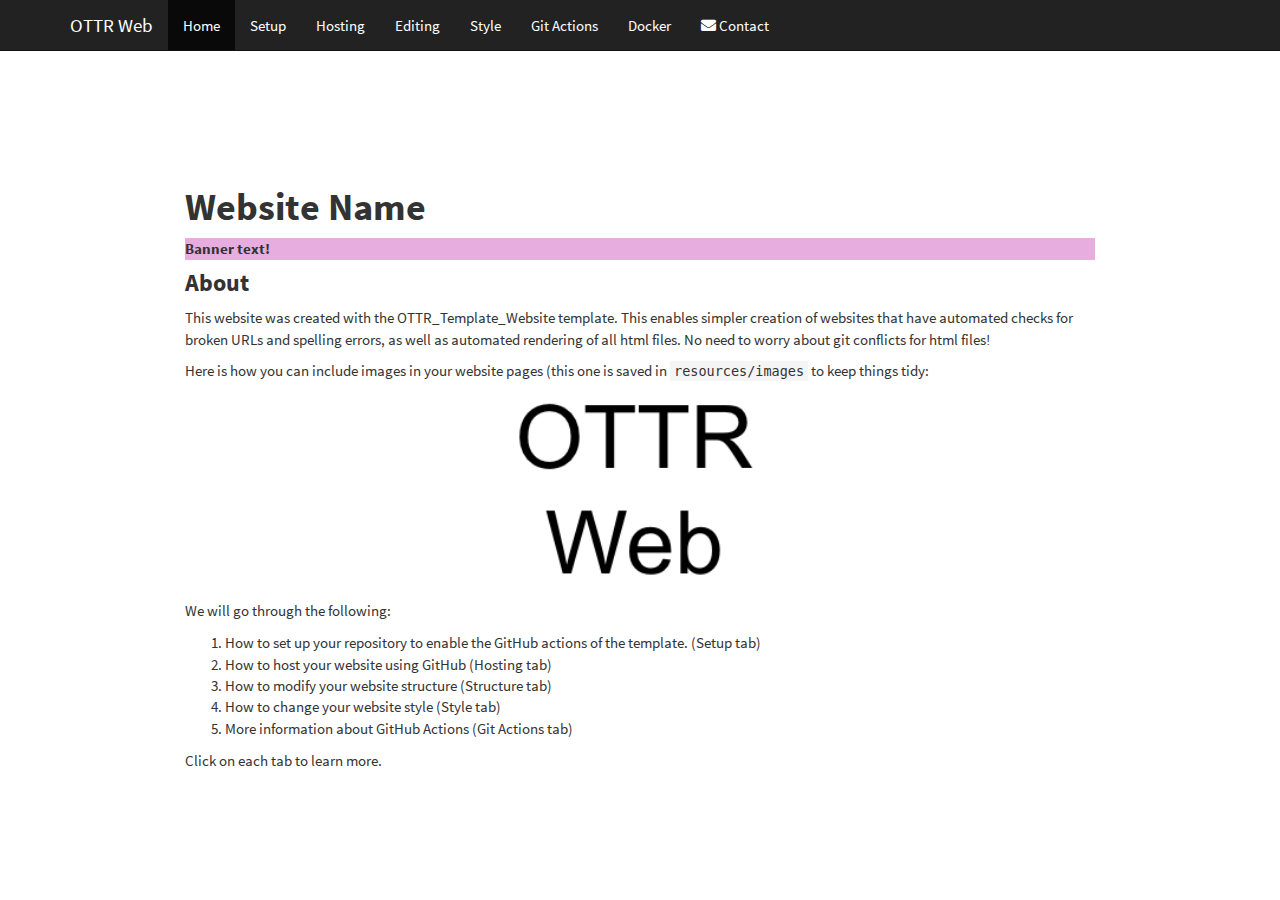
<file: index.html>
<!DOCTYPE html>

<html>

<head>

<meta charset="utf-8" />
<meta name="generator" content="pandoc" />
<meta http-equiv="X-UA-Compatible" content="IE=EDGE" />




<title>Website Name</title>

<script src="site_libs/header-attrs-2.10/header-attrs.js"></script>
<script src="site_libs/jquery-1.11.3/jquery.min.js"></script>
<meta name="viewport" content="width=device-width, initial-scale=1" />
<link href="site_libs/bootstrap-3.3.5/css/cosmo.min.css" rel="stylesheet" />
<script src="site_libs/bootstrap-3.3.5/js/bootstrap.min.js"></script>
<script src="site_libs/bootstrap-3.3.5/shim/html5shiv.min.js"></script>
<script src="site_libs/bootstrap-3.3.5/shim/respond.min.js"></script>
<style>h1 {font-size: 34px;}
       h1.title {font-size: 38px;}
       h2 {font-size: 30px;}
       h3 {font-size: 24px;}
       h4 {font-size: 18px;}
       h5 {font-size: 16px;}
       h6 {font-size: 12px;}
       code {color: inherit; background-color: rgba(0, 0, 0, 0.04);}
       pre:not([class]) { background-color: white }</style>
<script src="site_libs/navigation-1.1/tabsets.js"></script>
<link href="site_libs/highlightjs-9.12.0/textmate.css" rel="stylesheet" />
<script src="site_libs/highlightjs-9.12.0/highlight.js"></script>
<link href="site_libs/font-awesome-5.1.0/css/all.css" rel="stylesheet" />
<link href="site_libs/font-awesome-5.1.0/css/v4-shims.css" rel="stylesheet" />
<link rel="shortcut icon" href="resources/images/favicon.ico" />
 <!--- go to https://favicon.io/favicon-converter/ to upload an image to make a new favicon.io. You will need to replace the current favicon.io image with the one in the downloaded directory from the website. The current image is in the resources/images/ directory --->

<style type="text/css">
  code{white-space: pre-wrap;}
  span.smallcaps{font-variant: small-caps;}
  span.underline{text-decoration: underline;}
  div.column{display: inline-block; vertical-align: top; width: 50%;}
  div.hanging-indent{margin-left: 1.5em; text-indent: -1.5em;}
  ul.task-list{list-style: none;}
    </style>

<style type="text/css">code{white-space: pre;}</style>
<script type="text/javascript">
if (window.hljs) {
  hljs.configure({languages: []});
  hljs.initHighlightingOnLoad();
  if (document.readyState && document.readyState === "complete") {
    window.setTimeout(function() { hljs.initHighlighting(); }, 0);
  }
}
</script>





<link rel="stylesheet" href="styles.css" type="text/css" />



<style type = "text/css">
.main-container {
  max-width: 940px;
  margin-left: auto;
  margin-right: auto;
}
img {
  max-width:100%;
}
.tabbed-pane {
  padding-top: 12px;
}
.html-widget {
  margin-bottom: 20px;
}
button.code-folding-btn:focus {
  outline: none;
}
summary {
  display: list-item;
}
pre code {
  padding: 0;
}
</style>


<style type="text/css">
.dropdown-submenu {
  position: relative;
}
.dropdown-submenu>.dropdown-menu {
  top: 0;
  left: 100%;
  margin-top: -6px;
  margin-left: -1px;
  border-radius: 0 6px 6px 6px;
}
.dropdown-submenu:hover>.dropdown-menu {
  display: block;
}
.dropdown-submenu>a:after {
  display: block;
  content: " ";
  float: right;
  width: 0;
  height: 0;
  border-color: transparent;
  border-style: solid;
  border-width: 5px 0 5px 5px;
  border-left-color: #cccccc;
  margin-top: 5px;
  margin-right: -10px;
}
.dropdown-submenu:hover>a:after {
  border-left-color: #adb5bd;
}
.dropdown-submenu.pull-left {
  float: none;
}
.dropdown-submenu.pull-left>.dropdown-menu {
  left: -100%;
  margin-left: 10px;
  border-radius: 6px 0 6px 6px;
}
</style>

<script type="text/javascript">
// manage active state of menu based on current page
$(document).ready(function () {
  // active menu anchor
  href = window.location.pathname
  href = href.substr(href.lastIndexOf('/') + 1)
  if (href === "")
    href = "index.html";
  var menuAnchor = $('a[href="' + href + '"]');

  // mark it active
  menuAnchor.tab('show');

  // if it's got a parent navbar menu mark it active as well
  menuAnchor.closest('li.dropdown').addClass('active');

  // Navbar adjustments
  var navHeight = $(".navbar").first().height() + 15;
  var style = document.createElement('style');
  var pt = "padding-top: " + navHeight + "px; ";
  var mt = "margin-top: -" + navHeight + "px; ";
  var css = "";
  // offset scroll position for anchor links (for fixed navbar)
  for (var i = 1; i <= 6; i++) {
    css += ".section h" + i + "{ " + pt + mt + "}\n";
  }
  style.innerHTML = "body {" + pt + "padding-bottom: 40px; }\n" + css;
  document.head.appendChild(style);
});
</script>

<!-- tabsets -->

<style type="text/css">
.tabset-dropdown > .nav-tabs {
  display: inline-table;
  max-height: 500px;
  min-height: 44px;
  overflow-y: auto;
  border: 1px solid #ddd;
  border-radius: 4px;
}

.tabset-dropdown > .nav-tabs > li.active:before {
  content: "";
  font-family: 'Glyphicons Halflings';
  display: inline-block;
  padding: 10px;
  border-right: 1px solid #ddd;
}

.tabset-dropdown > .nav-tabs.nav-tabs-open > li.active:before {
  content: "&#xe258;";
  border: none;
}

.tabset-dropdown > .nav-tabs.nav-tabs-open:before {
  content: "";
  font-family: 'Glyphicons Halflings';
  display: inline-block;
  padding: 10px;
  border-right: 1px solid #ddd;
}

.tabset-dropdown > .nav-tabs > li.active {
  display: block;
}

.tabset-dropdown > .nav-tabs > li > a,
.tabset-dropdown > .nav-tabs > li > a:focus,
.tabset-dropdown > .nav-tabs > li > a:hover {
  border: none;
  display: inline-block;
  border-radius: 4px;
  background-color: transparent;
}

.tabset-dropdown > .nav-tabs.nav-tabs-open > li {
  display: block;
  float: none;
}

.tabset-dropdown > .nav-tabs > li {
  display: none;
}
</style>

<!-- code folding -->




</head>

<body>


<div class="container-fluid main-container">




<div class="navbar navbar-default  navbar-fixed-top" role="navigation">
  <div class="container">
    <div class="navbar-header">
      <button type="button" class="navbar-toggle collapsed" data-toggle="collapse" data-target="#navbar">
        <span class="icon-bar"></span>
        <span class="icon-bar"></span>
        <span class="icon-bar"></span>
      </button>
      <a class="navbar-brand" href="index.html">OTTR Web</a>
    </div>
    <div id="navbar" class="navbar-collapse collapse">
      <ul class="nav navbar-nav">
        <li>
  <a href="index.html">Home</a>
</li>
<li>
  <a href="setup.html">Setup</a>
</li>
<li>
  <a href="hosting.html">Hosting</a>
</li>
<li>
  <a href="editing.html">Editing</a>
</li>
<li>
  <a href="style.html">Style</a>
</li>
<li>
  <a href="git_actions.html">Git Actions</a>
</li>
<li>
  <a href="docker.html">Docker</a>
</li>
<li>
  <a href="contact.html">
    <span class="fa fa-envelope"></span>
     
    Contact
  </a>
</li>
      </ul>
      <ul class="nav navbar-nav navbar-right">
        
      </ul>
    </div><!--/.nav-collapse -->
  </div><!--/.container -->
</div><!--/.navbar -->

<div id="header">



<h1 class="title toc-ignore"><strong>Website Name</strong></h1>

</div>


<div class="banner_color">
<p>Banner text!</p>
</div>
<div id="about" class="section level3">
<h3><strong>About</strong></h3>
<p>This website was created with the OTTR_Template_Website template. This enables simpler creation of websites that have automated checks for broken URLs and spelling errors, as well as automated rendering of all html files. No need to worry about git conflicts for html files!</p>
<p>Here is how you can include images in your website pages (this one is saved in <code>resources/images</code> to keep things tidy:</p>
<p><img src="resources/images/example_image.png" title="Example image" alt="Example image" width="30%" style="display: block; margin: auto;" /></p>
<p>We will go through the following:</p>
<ol style="list-style-type: decimal">
<li>How to set up your repository to enable the GitHub actions of the template. (Setup tab)</li>
<li>How to host your website using GitHub (Hosting tab)</li>
<li>How to modify your website structure (Structure tab)</li>
<li>How to change your website style (Style tab)</li>
<li>More information about GitHub Actions (Git Actions tab)</li>
</ol>
<p>Click on each tab to learn more.</p>
</div>




</div>

<script>

// add bootstrap table styles to pandoc tables
function bootstrapStylePandocTables() {
  $('tr.odd').parent('tbody').parent('table').addClass('table table-condensed');
}
$(document).ready(function () {
  bootstrapStylePandocTables();
});


</script>

<!-- tabsets -->

<script>
$(document).ready(function () {
  window.buildTabsets("TOC");
});

$(document).ready(function () {
  $('.tabset-dropdown > .nav-tabs > li').click(function () {
    $(this).parent().toggleClass('nav-tabs-open');
  });
});
</script>

<!-- code folding -->


<!-- dynamically load mathjax for compatibility with self-contained -->
<script>
  (function () {
    var script = document.createElement("script");
    script.type = "text/javascript";
    script.src  = "https://mathjax.rstudio.com/latest/MathJax.js?config=TeX-AMS-MML_HTMLorMML";
    document.getElementsByTagName("head")[0].appendChild(script);
  })();
</script>

</body>
</html>
</file>
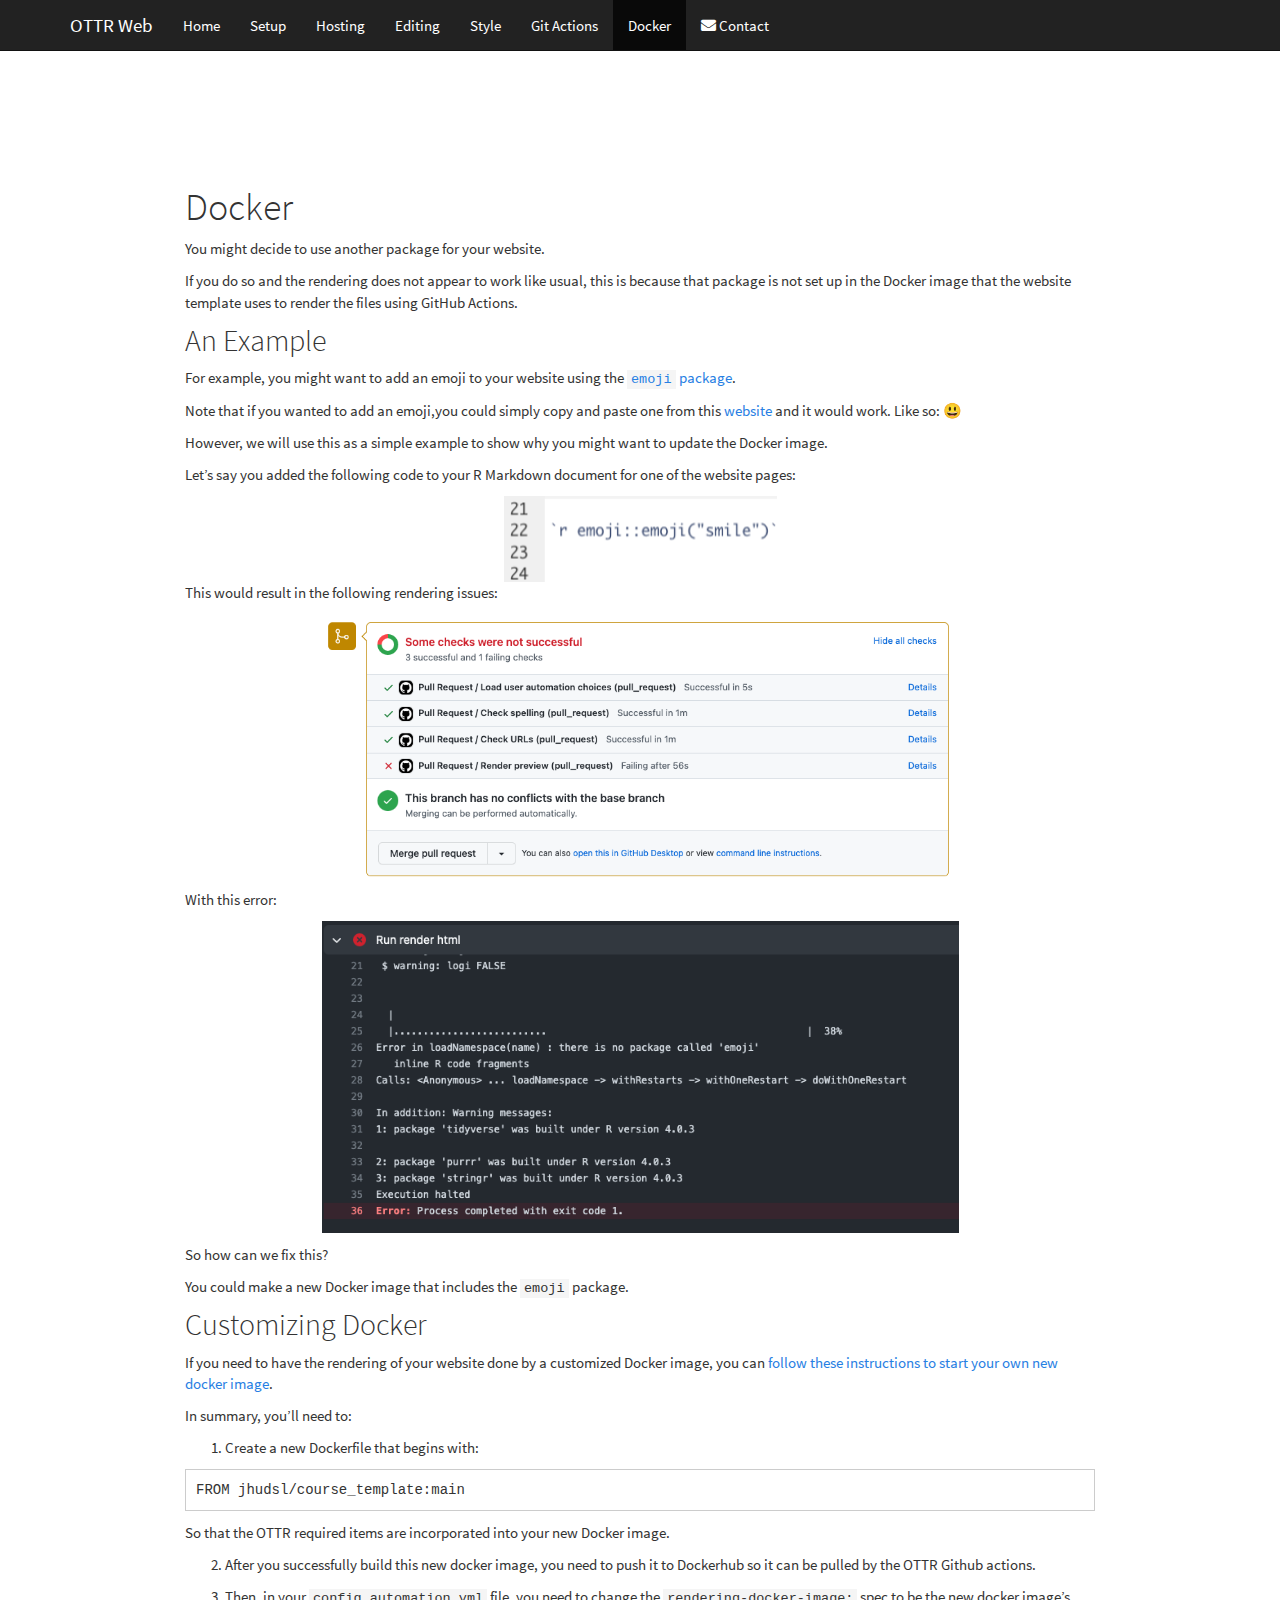
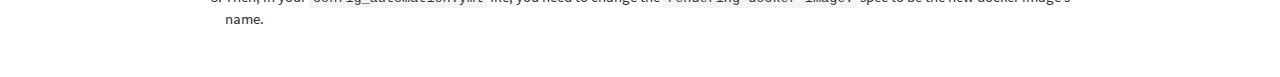
<file: docker.html>
<!DOCTYPE html>

<html>

<head>

<meta charset="utf-8" />
<meta name="generator" content="pandoc" />
<meta http-equiv="X-UA-Compatible" content="IE=EDGE" />




<title>Docker</title>

<script src="site_libs/header-attrs-2.10/header-attrs.js"></script>
<script src="site_libs/jquery-1.11.3/jquery.min.js"></script>
<meta name="viewport" content="width=device-width, initial-scale=1" />
<link href="site_libs/bootstrap-3.3.5/css/cosmo.min.css" rel="stylesheet" />
<script src="site_libs/bootstrap-3.3.5/js/bootstrap.min.js"></script>
<script src="site_libs/bootstrap-3.3.5/shim/html5shiv.min.js"></script>
<script src="site_libs/bootstrap-3.3.5/shim/respond.min.js"></script>
<style>h1 {font-size: 34px;}
       h1.title {font-size: 38px;}
       h2 {font-size: 30px;}
       h3 {font-size: 24px;}
       h4 {font-size: 18px;}
       h5 {font-size: 16px;}
       h6 {font-size: 12px;}
       code {color: inherit; background-color: rgba(0, 0, 0, 0.04);}
       pre:not([class]) { background-color: white }</style>
<script src="site_libs/navigation-1.1/tabsets.js"></script>
<link href="site_libs/highlightjs-9.12.0/textmate.css" rel="stylesheet" />
<script src="site_libs/highlightjs-9.12.0/highlight.js"></script>
<link href="site_libs/font-awesome-5.1.0/css/all.css" rel="stylesheet" />
<link href="site_libs/font-awesome-5.1.0/css/v4-shims.css" rel="stylesheet" />
<link rel="shortcut icon" href="resources/images/favicon.ico" />
 <!--- go to https://favicon.io/favicon-converter/ to upload an image to make a new favicon.io. You will need to replace the current favicon.io image with the one in the downloaded directory from the website. The current image is in the resources/images/ directory --->

<style type="text/css">
  code{white-space: pre-wrap;}
  span.smallcaps{font-variant: small-caps;}
  span.underline{text-decoration: underline;}
  div.column{display: inline-block; vertical-align: top; width: 50%;}
  div.hanging-indent{margin-left: 1.5em; text-indent: -1.5em;}
  ul.task-list{list-style: none;}
    </style>

<style type="text/css">code{white-space: pre;}</style>
<script type="text/javascript">
if (window.hljs) {
  hljs.configure({languages: []});
  hljs.initHighlightingOnLoad();
  if (document.readyState && document.readyState === "complete") {
    window.setTimeout(function() { hljs.initHighlighting(); }, 0);
  }
}
</script>





<link rel="stylesheet" href="styles.css" type="text/css" />



<style type = "text/css">
.main-container {
  max-width: 940px;
  margin-left: auto;
  margin-right: auto;
}
img {
  max-width:100%;
}
.tabbed-pane {
  padding-top: 12px;
}
.html-widget {
  margin-bottom: 20px;
}
button.code-folding-btn:focus {
  outline: none;
}
summary {
  display: list-item;
}
pre code {
  padding: 0;
}
</style>


<style type="text/css">
.dropdown-submenu {
  position: relative;
}
.dropdown-submenu>.dropdown-menu {
  top: 0;
  left: 100%;
  margin-top: -6px;
  margin-left: -1px;
  border-radius: 0 6px 6px 6px;
}
.dropdown-submenu:hover>.dropdown-menu {
  display: block;
}
.dropdown-submenu>a:after {
  display: block;
  content: " ";
  float: right;
  width: 0;
  height: 0;
  border-color: transparent;
  border-style: solid;
  border-width: 5px 0 5px 5px;
  border-left-color: #cccccc;
  margin-top: 5px;
  margin-right: -10px;
}
.dropdown-submenu:hover>a:after {
  border-left-color: #adb5bd;
}
.dropdown-submenu.pull-left {
  float: none;
}
.dropdown-submenu.pull-left>.dropdown-menu {
  left: -100%;
  margin-left: 10px;
  border-radius: 6px 0 6px 6px;
}
</style>

<script type="text/javascript">
// manage active state of menu based on current page
$(document).ready(function () {
  // active menu anchor
  href = window.location.pathname
  href = href.substr(href.lastIndexOf('/') + 1)
  if (href === "")
    href = "index.html";
  var menuAnchor = $('a[href="' + href + '"]');

  // mark it active
  menuAnchor.tab('show');

  // if it's got a parent navbar menu mark it active as well
  menuAnchor.closest('li.dropdown').addClass('active');

  // Navbar adjustments
  var navHeight = $(".navbar").first().height() + 15;
  var style = document.createElement('style');
  var pt = "padding-top: " + navHeight + "px; ";
  var mt = "margin-top: -" + navHeight + "px; ";
  var css = "";
  // offset scroll position for anchor links (for fixed navbar)
  for (var i = 1; i <= 6; i++) {
    css += ".section h" + i + "{ " + pt + mt + "}\n";
  }
  style.innerHTML = "body {" + pt + "padding-bottom: 40px; }\n" + css;
  document.head.appendChild(style);
});
</script>

<!-- tabsets -->

<style type="text/css">
.tabset-dropdown > .nav-tabs {
  display: inline-table;
  max-height: 500px;
  min-height: 44px;
  overflow-y: auto;
  border: 1px solid #ddd;
  border-radius: 4px;
}

.tabset-dropdown > .nav-tabs > li.active:before {
  content: "";
  font-family: 'Glyphicons Halflings';
  display: inline-block;
  padding: 10px;
  border-right: 1px solid #ddd;
}

.tabset-dropdown > .nav-tabs.nav-tabs-open > li.active:before {
  content: "&#xe258;";
  border: none;
}

.tabset-dropdown > .nav-tabs.nav-tabs-open:before {
  content: "";
  font-family: 'Glyphicons Halflings';
  display: inline-block;
  padding: 10px;
  border-right: 1px solid #ddd;
}

.tabset-dropdown > .nav-tabs > li.active {
  display: block;
}

.tabset-dropdown > .nav-tabs > li > a,
.tabset-dropdown > .nav-tabs > li > a:focus,
.tabset-dropdown > .nav-tabs > li > a:hover {
  border: none;
  display: inline-block;
  border-radius: 4px;
  background-color: transparent;
}

.tabset-dropdown > .nav-tabs.nav-tabs-open > li {
  display: block;
  float: none;
}

.tabset-dropdown > .nav-tabs > li {
  display: none;
}
</style>

<!-- code folding -->




</head>

<body>


<div class="container-fluid main-container">




<div class="navbar navbar-default  navbar-fixed-top" role="navigation">
  <div class="container">
    <div class="navbar-header">
      <button type="button" class="navbar-toggle collapsed" data-toggle="collapse" data-target="#navbar">
        <span class="icon-bar"></span>
        <span class="icon-bar"></span>
        <span class="icon-bar"></span>
      </button>
      <a class="navbar-brand" href="index.html">OTTR Web</a>
    </div>
    <div id="navbar" class="navbar-collapse collapse">
      <ul class="nav navbar-nav">
        <li>
  <a href="index.html">Home</a>
</li>
<li>
  <a href="setup.html">Setup</a>
</li>
<li>
  <a href="hosting.html">Hosting</a>
</li>
<li>
  <a href="editing.html">Editing</a>
</li>
<li>
  <a href="style.html">Style</a>
</li>
<li>
  <a href="git_actions.html">Git Actions</a>
</li>
<li>
  <a href="docker.html">Docker</a>
</li>
<li>
  <a href="contact.html">
    <span class="fa fa-envelope"></span>
     
    Contact
  </a>
</li>
      </ul>
      <ul class="nav navbar-nav navbar-right">
        
      </ul>
    </div><!--/.nav-collapse -->
  </div><!--/.container -->
</div><!--/.navbar -->

<div id="header">



<h1 class="title toc-ignore">Docker</h1>

</div>


<p>You might decide to use another package for your website.</p>
<p>If you do so and the rendering does not appear to work like usual, this is because that package is not set up in the Docker image that the website template uses to render the files using GitHub Actions.</p>
<div id="an-example" class="section level2">
<h2>An Example</h2>
<p>For example, you might want to add an emoji to your website using the <a href="https://cran.r-project.org/web/packages/emoji/emoji.pdf"><code>emoji</code> package</a>.</p>
<p>Note that if you wanted to add an emoji,you could simply copy and paste one from this <a href="https://gist.github.com/rxaviers/7360908">website</a> and it would work. Like so: 😃</p>
<p>However, we will use this as a simple example to show why you might want to update the Docker image.</p>
<p>Let’s say you added the following code to your R Markdown document for one of the website pages:</p>
<p><img src="resources/images/emoji.png" title="Page modification" alt="Page modification" width="30%" style="display: block; margin: auto;" /> This would result in the following rendering issues:</p>
<p><img src="resources/images/render_fail.png" title="Page modification" alt="Page modification" width="70%" style="display: block; margin: auto;" /></p>
<p>With this error:</p>
<p><img src="resources/images/render_error.png" title="Page modification" alt="Page modification" width="70%" style="display: block; margin: auto;" /></p>
<p>So how can we fix this?</p>
<p>You could make a new Docker image that includes the <code>emoji</code> package.</p>
</div>
<div id="customizing-docker" class="section level2">
<h2>Customizing Docker</h2>
<p>If you need to have the rendering of your website done by a customized Docker image, you can <a href="https://www.ottrproject.org/customize-docker.html#Starting_a_new_Docker_image">follow these instructions to start your own new docker image</a>.</p>
<p>In summary, you’ll need to:</p>
<ol style="list-style-type: decimal">
<li>Create a new Dockerfile that begins with:</li>
</ol>
<pre><code>FROM jhudsl/course_template:main</code></pre>
<p>So that the OTTR required items are incorporated into your new Docker image.</p>
<ol start="2" style="list-style-type: decimal">
<li><p>After you successfully build this new docker image, you need to push it to Dockerhub so it can be pulled by the OTTR Github actions.</p></li>
<li><p>Then, in your <code>config_automation.yml</code> file, you need to change the <code>rendering-docker-image:</code> spec to be the new docker image’s name.</p></li>
</ol>
</div>




</div>

<script>

// add bootstrap table styles to pandoc tables
function bootstrapStylePandocTables() {
  $('tr.odd').parent('tbody').parent('table').addClass('table table-condensed');
}
$(document).ready(function () {
  bootstrapStylePandocTables();
});


</script>

<!-- tabsets -->

<script>
$(document).ready(function () {
  window.buildTabsets("TOC");
});

$(document).ready(function () {
  $('.tabset-dropdown > .nav-tabs > li').click(function () {
    $(this).parent().toggleClass('nav-tabs-open');
  });
});
</script>

<!-- code folding -->


<!-- dynamically load mathjax for compatibility with self-contained -->
<script>
  (function () {
    var script = document.createElement("script");
    script.type = "text/javascript";
    script.src  = "https://mathjax.rstudio.com/latest/MathJax.js?config=TeX-AMS-MML_HTMLorMML";
    document.getElementsByTagName("head")[0].appendChild(script);
  })();
</script>

</body>
</html>
</file>
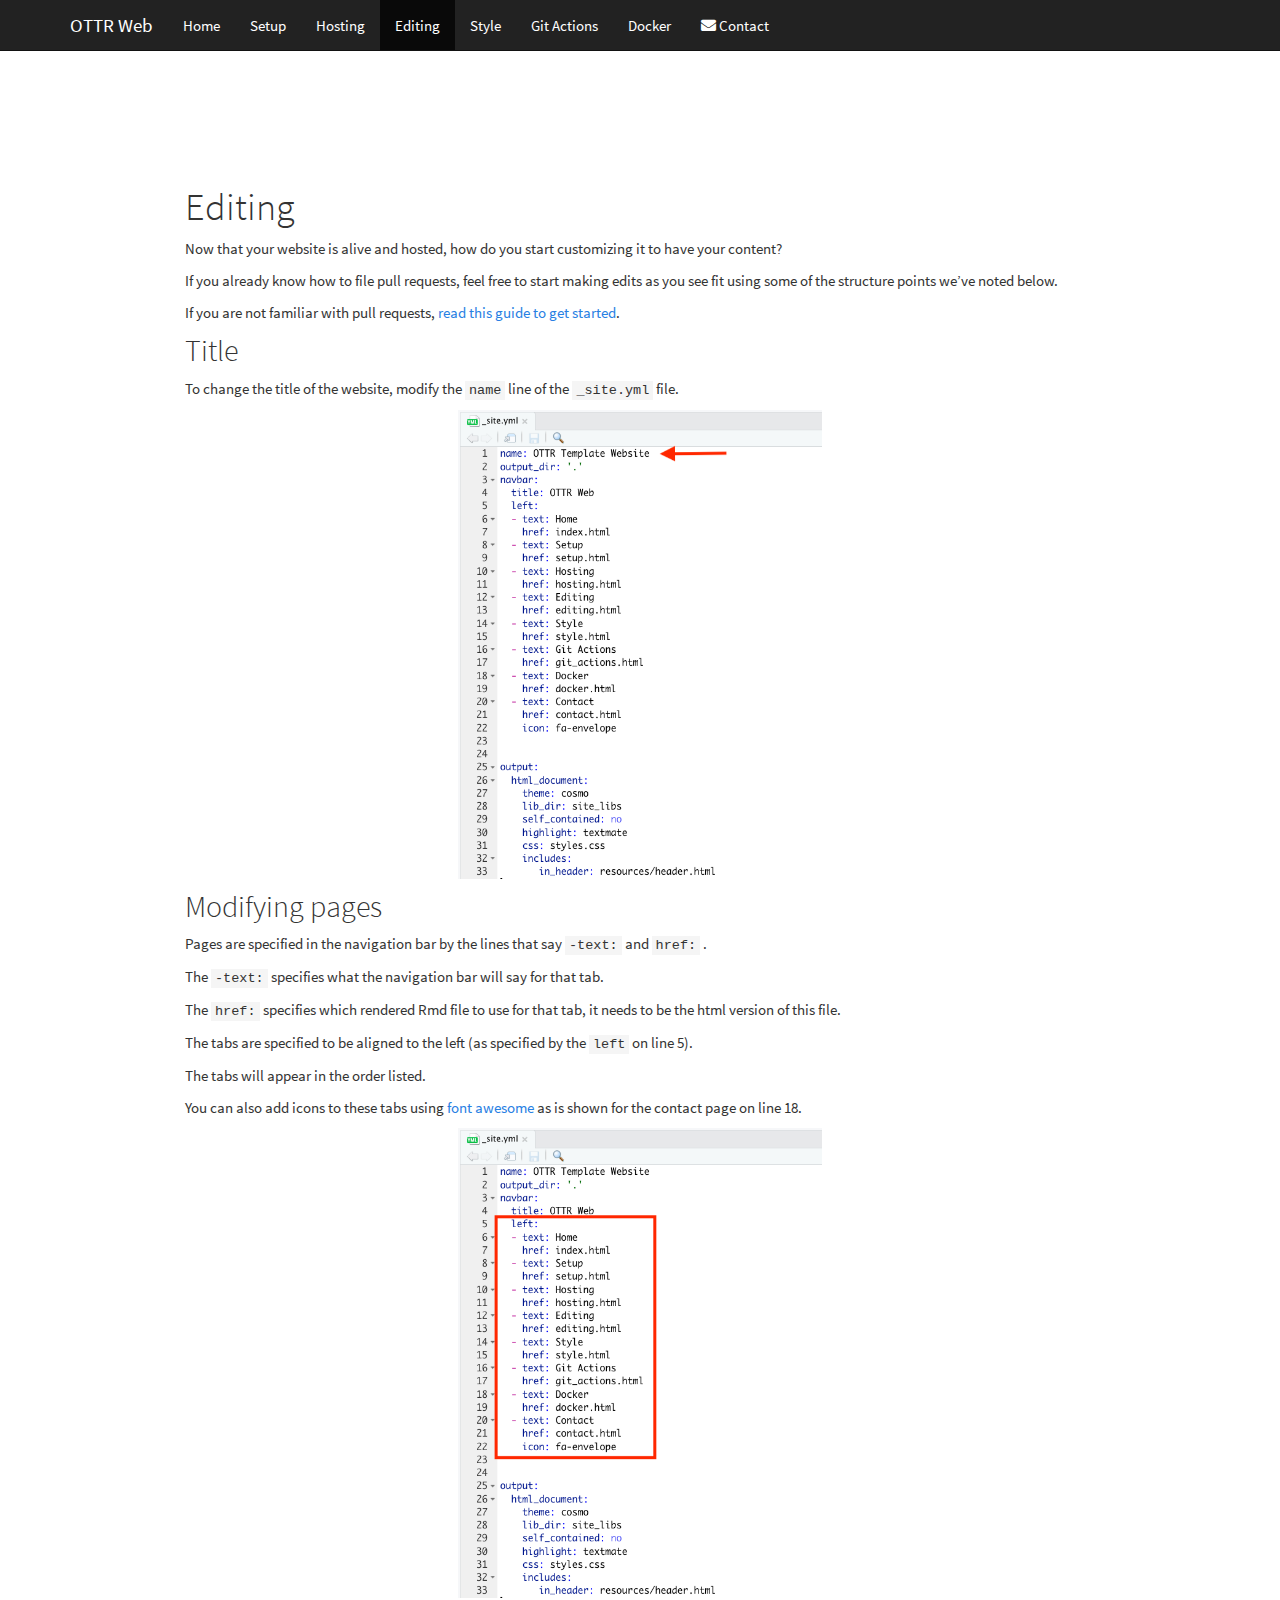
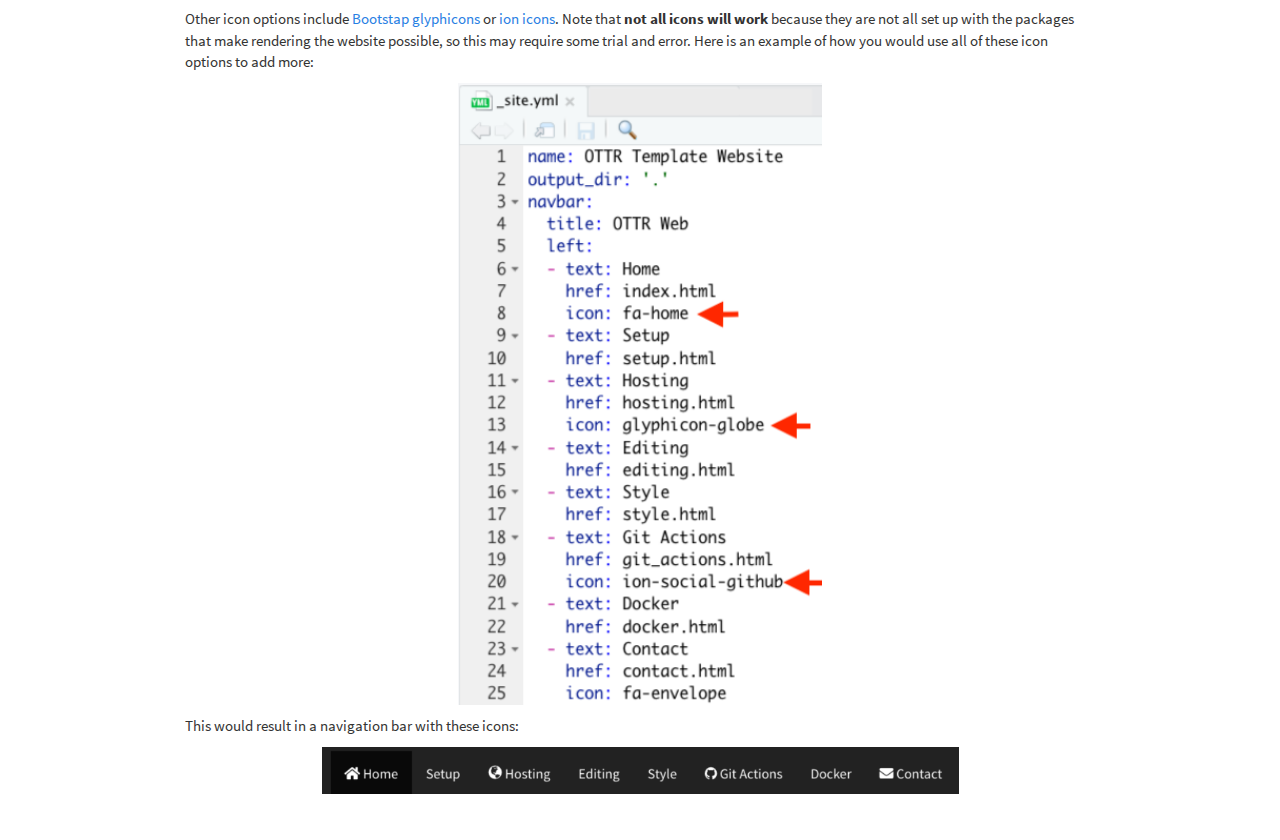
<file: editing.html>
<!DOCTYPE html>

<html>

<head>

<meta charset="utf-8" />
<meta name="generator" content="pandoc" />
<meta http-equiv="X-UA-Compatible" content="IE=EDGE" />




<title>Editing</title>

<script src="site_libs/header-attrs-2.10/header-attrs.js"></script>
<script src="site_libs/jquery-1.11.3/jquery.min.js"></script>
<meta name="viewport" content="width=device-width, initial-scale=1" />
<link href="site_libs/bootstrap-3.3.5/css/cosmo.min.css" rel="stylesheet" />
<script src="site_libs/bootstrap-3.3.5/js/bootstrap.min.js"></script>
<script src="site_libs/bootstrap-3.3.5/shim/html5shiv.min.js"></script>
<script src="site_libs/bootstrap-3.3.5/shim/respond.min.js"></script>
<style>h1 {font-size: 34px;}
       h1.title {font-size: 38px;}
       h2 {font-size: 30px;}
       h3 {font-size: 24px;}
       h4 {font-size: 18px;}
       h5 {font-size: 16px;}
       h6 {font-size: 12px;}
       code {color: inherit; background-color: rgba(0, 0, 0, 0.04);}
       pre:not([class]) { background-color: white }</style>
<script src="site_libs/navigation-1.1/tabsets.js"></script>
<link href="site_libs/highlightjs-9.12.0/textmate.css" rel="stylesheet" />
<script src="site_libs/highlightjs-9.12.0/highlight.js"></script>
<link href="site_libs/font-awesome-5.1.0/css/all.css" rel="stylesheet" />
<link href="site_libs/font-awesome-5.1.0/css/v4-shims.css" rel="stylesheet" />
<link rel="shortcut icon" href="resources/images/favicon.ico" />
 <!--- go to https://favicon.io/favicon-converter/ to upload an image to make a new favicon.io. You will need to replace the current favicon.io image with the one in the downloaded directory from the website. The current image is in the resources/images/ directory --->

<style type="text/css">
  code{white-space: pre-wrap;}
  span.smallcaps{font-variant: small-caps;}
  span.underline{text-decoration: underline;}
  div.column{display: inline-block; vertical-align: top; width: 50%;}
  div.hanging-indent{margin-left: 1.5em; text-indent: -1.5em;}
  ul.task-list{list-style: none;}
    </style>

<style type="text/css">code{white-space: pre;}</style>
<script type="text/javascript">
if (window.hljs) {
  hljs.configure({languages: []});
  hljs.initHighlightingOnLoad();
  if (document.readyState && document.readyState === "complete") {
    window.setTimeout(function() { hljs.initHighlighting(); }, 0);
  }
}
</script>





<link rel="stylesheet" href="styles.css" type="text/css" />



<style type = "text/css">
.main-container {
  max-width: 940px;
  margin-left: auto;
  margin-right: auto;
}
img {
  max-width:100%;
}
.tabbed-pane {
  padding-top: 12px;
}
.html-widget {
  margin-bottom: 20px;
}
button.code-folding-btn:focus {
  outline: none;
}
summary {
  display: list-item;
}
pre code {
  padding: 0;
}
</style>


<style type="text/css">
.dropdown-submenu {
  position: relative;
}
.dropdown-submenu>.dropdown-menu {
  top: 0;
  left: 100%;
  margin-top: -6px;
  margin-left: -1px;
  border-radius: 0 6px 6px 6px;
}
.dropdown-submenu:hover>.dropdown-menu {
  display: block;
}
.dropdown-submenu>a:after {
  display: block;
  content: " ";
  float: right;
  width: 0;
  height: 0;
  border-color: transparent;
  border-style: solid;
  border-width: 5px 0 5px 5px;
  border-left-color: #cccccc;
  margin-top: 5px;
  margin-right: -10px;
}
.dropdown-submenu:hover>a:after {
  border-left-color: #adb5bd;
}
.dropdown-submenu.pull-left {
  float: none;
}
.dropdown-submenu.pull-left>.dropdown-menu {
  left: -100%;
  margin-left: 10px;
  border-radius: 6px 0 6px 6px;
}
</style>

<script type="text/javascript">
// manage active state of menu based on current page
$(document).ready(function () {
  // active menu anchor
  href = window.location.pathname
  href = href.substr(href.lastIndexOf('/') + 1)
  if (href === "")
    href = "index.html";
  var menuAnchor = $('a[href="' + href + '"]');

  // mark it active
  menuAnchor.tab('show');

  // if it's got a parent navbar menu mark it active as well
  menuAnchor.closest('li.dropdown').addClass('active');

  // Navbar adjustments
  var navHeight = $(".navbar").first().height() + 15;
  var style = document.createElement('style');
  var pt = "padding-top: " + navHeight + "px; ";
  var mt = "margin-top: -" + navHeight + "px; ";
  var css = "";
  // offset scroll position for anchor links (for fixed navbar)
  for (var i = 1; i <= 6; i++) {
    css += ".section h" + i + "{ " + pt + mt + "}\n";
  }
  style.innerHTML = "body {" + pt + "padding-bottom: 40px; }\n" + css;
  document.head.appendChild(style);
});
</script>

<!-- tabsets -->

<style type="text/css">
.tabset-dropdown > .nav-tabs {
  display: inline-table;
  max-height: 500px;
  min-height: 44px;
  overflow-y: auto;
  border: 1px solid #ddd;
  border-radius: 4px;
}

.tabset-dropdown > .nav-tabs > li.active:before {
  content: "";
  font-family: 'Glyphicons Halflings';
  display: inline-block;
  padding: 10px;
  border-right: 1px solid #ddd;
}

.tabset-dropdown > .nav-tabs.nav-tabs-open > li.active:before {
  content: "&#xe258;";
  border: none;
}

.tabset-dropdown > .nav-tabs.nav-tabs-open:before {
  content: "";
  font-family: 'Glyphicons Halflings';
  display: inline-block;
  padding: 10px;
  border-right: 1px solid #ddd;
}

.tabset-dropdown > .nav-tabs > li.active {
  display: block;
}

.tabset-dropdown > .nav-tabs > li > a,
.tabset-dropdown > .nav-tabs > li > a:focus,
.tabset-dropdown > .nav-tabs > li > a:hover {
  border: none;
  display: inline-block;
  border-radius: 4px;
  background-color: transparent;
}

.tabset-dropdown > .nav-tabs.nav-tabs-open > li {
  display: block;
  float: none;
}

.tabset-dropdown > .nav-tabs > li {
  display: none;
}
</style>

<!-- code folding -->




</head>

<body>


<div class="container-fluid main-container">




<div class="navbar navbar-default  navbar-fixed-top" role="navigation">
  <div class="container">
    <div class="navbar-header">
      <button type="button" class="navbar-toggle collapsed" data-toggle="collapse" data-target="#navbar">
        <span class="icon-bar"></span>
        <span class="icon-bar"></span>
        <span class="icon-bar"></span>
      </button>
      <a class="navbar-brand" href="index.html">OTTR Web</a>
    </div>
    <div id="navbar" class="navbar-collapse collapse">
      <ul class="nav navbar-nav">
        <li>
  <a href="index.html">Home</a>
</li>
<li>
  <a href="setup.html">Setup</a>
</li>
<li>
  <a href="hosting.html">Hosting</a>
</li>
<li>
  <a href="editing.html">Editing</a>
</li>
<li>
  <a href="style.html">Style</a>
</li>
<li>
  <a href="git_actions.html">Git Actions</a>
</li>
<li>
  <a href="docker.html">Docker</a>
</li>
<li>
  <a href="contact.html">
    <span class="fa fa-envelope"></span>
     
    Contact
  </a>
</li>
      </ul>
      <ul class="nav navbar-nav navbar-right">
        
      </ul>
    </div><!--/.nav-collapse -->
  </div><!--/.container -->
</div><!--/.navbar -->

<div id="header">



<h1 class="title toc-ignore">Editing</h1>

</div>


<p>Now that your website is alive and hosted, how do you start customizing it to have your content?</p>
<p>If you already know how to file pull requests, feel free to start making edits as you see fit using some of the structure points we’ve noted below.</p>
<p>If you are not familiar with pull requests, <a href="https://www.ottrproject.org/writing_content.html">read this guide to get started</a>.</p>
<div id="title" class="section level2">
<h2>Title</h2>
<p>To change the title of the website, modify the <code>name</code> line of the <code>_site.yml</code> file.</p>
<p><img src="resources/images/title.png" title="Change title" alt="Change title" width="40%" style="display: block; margin: auto;" /></p>
</div>
<div id="modifying-pages" class="section level2">
<h2>Modifying pages</h2>
<p>Pages are specified in the navigation bar by the lines that say <code>-text:</code> and <code>href:</code> .</p>
<p>The <code>-text:</code> specifies what the navigation bar will say for that tab.</p>
<p>The <code>href:</code> specifies which rendered Rmd file to use for that tab, it needs to be the html version of this file.</p>
<p>The tabs are specified to be aligned to the left (as specified by the <code>left</code> on line 5).</p>
<p>The tabs will appear in the order listed.</p>
<p>You can also add icons to these tabs using <a href="https://fontawesome.com/">font awesome</a> as is shown for the contact page on line 18.</p>
<p><img src="resources/images/page_modification.png" title="Page modification" alt="Page modification" width="40%" style="display: block; margin: auto;" /></p>
<p>Other icon options include <a href="https://www.w3schools.com/bootstrap/bootstrap_ref_comp_glyphs.asp">Bootstap glyphicons</a> or <a href="https://ionic.io/ionicons">ion icons</a>. Note that <strong>not all icons will work</strong> because they are not all set up with the packages that make rendering the website possible, so this may require some trial and error. Here is an example of how you would use all of these icon options to add more:</p>
<p><img src="resources/images/more_icons.png" title="more icon options" alt="more icon options" width="40%" style="display: block; margin: auto;" /></p>
<p>This would result in a navigation bar with these icons:</p>
<p><img src="resources/images/more_icons_result.png" title="more icon options" alt="more icon options" width="70%" style="display: block; margin: auto;" /></p>
</div>




</div>

<script>

// add bootstrap table styles to pandoc tables
function bootstrapStylePandocTables() {
  $('tr.odd').parent('tbody').parent('table').addClass('table table-condensed');
}
$(document).ready(function () {
  bootstrapStylePandocTables();
});


</script>

<!-- tabsets -->

<script>
$(document).ready(function () {
  window.buildTabsets("TOC");
});

$(document).ready(function () {
  $('.tabset-dropdown > .nav-tabs > li').click(function () {
    $(this).parent().toggleClass('nav-tabs-open');
  });
});
</script>

<!-- code folding -->


<!-- dynamically load mathjax for compatibility with self-contained -->
<script>
  (function () {
    var script = document.createElement("script");
    script.type = "text/javascript";
    script.src  = "https://mathjax.rstudio.com/latest/MathJax.js?config=TeX-AMS-MML_HTMLorMML";
    document.getElementsByTagName("head")[0].appendChild(script);
  })();
</script>

</body>
</html>
</file>
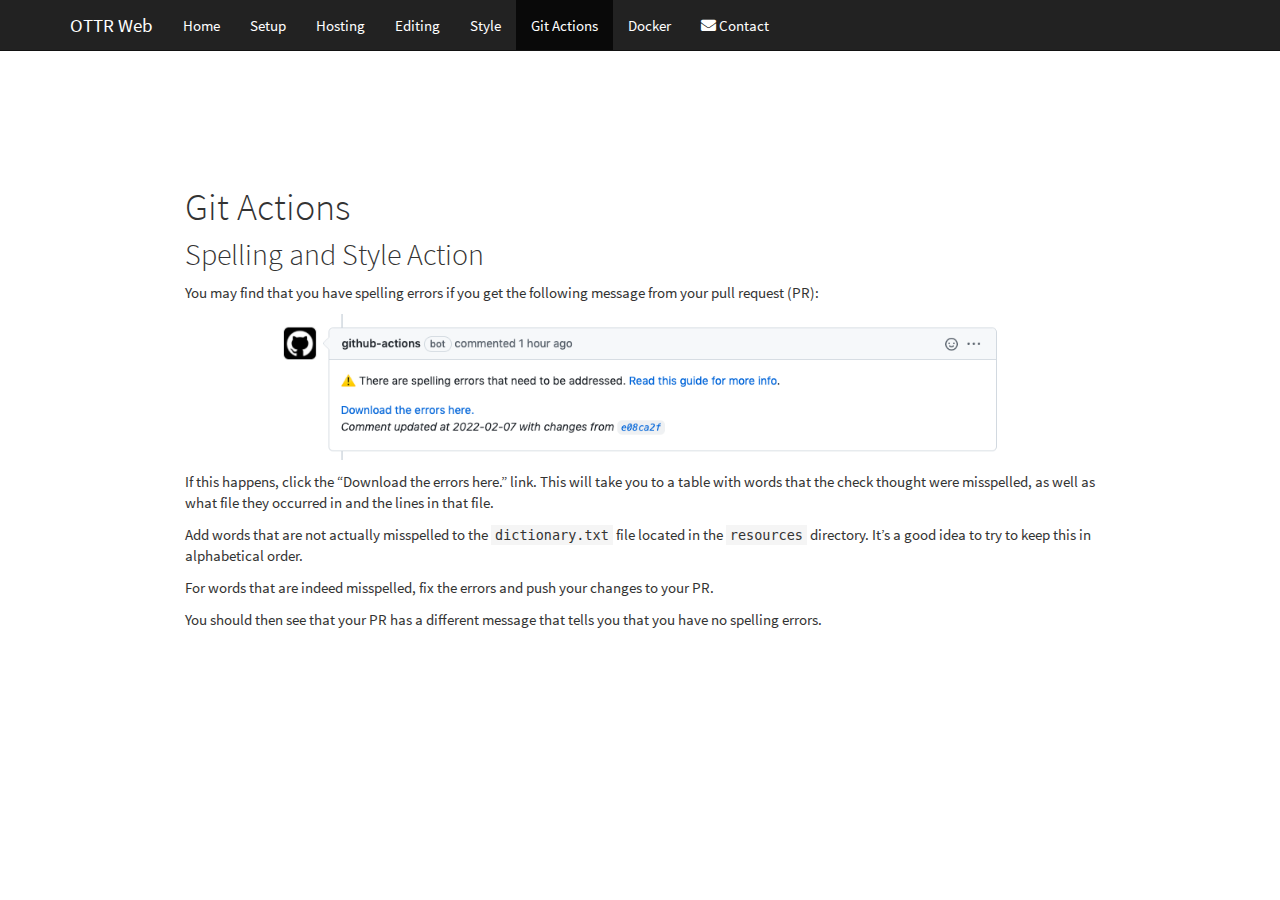
<file: git_actions.html>
<!DOCTYPE html>

<html>

<head>

<meta charset="utf-8" />
<meta name="generator" content="pandoc" />
<meta http-equiv="X-UA-Compatible" content="IE=EDGE" />




<title>Git Actions</title>

<script src="site_libs/header-attrs-2.10/header-attrs.js"></script>
<script src="site_libs/jquery-1.11.3/jquery.min.js"></script>
<meta name="viewport" content="width=device-width, initial-scale=1" />
<link href="site_libs/bootstrap-3.3.5/css/cosmo.min.css" rel="stylesheet" />
<script src="site_libs/bootstrap-3.3.5/js/bootstrap.min.js"></script>
<script src="site_libs/bootstrap-3.3.5/shim/html5shiv.min.js"></script>
<script src="site_libs/bootstrap-3.3.5/shim/respond.min.js"></script>
<style>h1 {font-size: 34px;}
       h1.title {font-size: 38px;}
       h2 {font-size: 30px;}
       h3 {font-size: 24px;}
       h4 {font-size: 18px;}
       h5 {font-size: 16px;}
       h6 {font-size: 12px;}
       code {color: inherit; background-color: rgba(0, 0, 0, 0.04);}
       pre:not([class]) { background-color: white }</style>
<script src="site_libs/navigation-1.1/tabsets.js"></script>
<link href="site_libs/highlightjs-9.12.0/textmate.css" rel="stylesheet" />
<script src="site_libs/highlightjs-9.12.0/highlight.js"></script>
<link href="site_libs/font-awesome-5.1.0/css/all.css" rel="stylesheet" />
<link href="site_libs/font-awesome-5.1.0/css/v4-shims.css" rel="stylesheet" />
<link rel="shortcut icon" href="resources/images/favicon.ico" />
 <!--- go to https://favicon.io/favicon-converter/ to upload an image to make a new favicon.io. You will need to replace the current favicon.io image with the one in the downloaded directory from the website. The current image is in the resources/images/ directory --->

<style type="text/css">
  code{white-space: pre-wrap;}
  span.smallcaps{font-variant: small-caps;}
  span.underline{text-decoration: underline;}
  div.column{display: inline-block; vertical-align: top; width: 50%;}
  div.hanging-indent{margin-left: 1.5em; text-indent: -1.5em;}
  ul.task-list{list-style: none;}
    </style>

<style type="text/css">code{white-space: pre;}</style>
<script type="text/javascript">
if (window.hljs) {
  hljs.configure({languages: []});
  hljs.initHighlightingOnLoad();
  if (document.readyState && document.readyState === "complete") {
    window.setTimeout(function() { hljs.initHighlighting(); }, 0);
  }
}
</script>





<link rel="stylesheet" href="styles.css" type="text/css" />



<style type = "text/css">
.main-container {
  max-width: 940px;
  margin-left: auto;
  margin-right: auto;
}
img {
  max-width:100%;
}
.tabbed-pane {
  padding-top: 12px;
}
.html-widget {
  margin-bottom: 20px;
}
button.code-folding-btn:focus {
  outline: none;
}
summary {
  display: list-item;
}
pre code {
  padding: 0;
}
</style>


<style type="text/css">
.dropdown-submenu {
  position: relative;
}
.dropdown-submenu>.dropdown-menu {
  top: 0;
  left: 100%;
  margin-top: -6px;
  margin-left: -1px;
  border-radius: 0 6px 6px 6px;
}
.dropdown-submenu:hover>.dropdown-menu {
  display: block;
}
.dropdown-submenu>a:after {
  display: block;
  content: " ";
  float: right;
  width: 0;
  height: 0;
  border-color: transparent;
  border-style: solid;
  border-width: 5px 0 5px 5px;
  border-left-color: #cccccc;
  margin-top: 5px;
  margin-right: -10px;
}
.dropdown-submenu:hover>a:after {
  border-left-color: #adb5bd;
}
.dropdown-submenu.pull-left {
  float: none;
}
.dropdown-submenu.pull-left>.dropdown-menu {
  left: -100%;
  margin-left: 10px;
  border-radius: 6px 0 6px 6px;
}
</style>

<script type="text/javascript">
// manage active state of menu based on current page
$(document).ready(function () {
  // active menu anchor
  href = window.location.pathname
  href = href.substr(href.lastIndexOf('/') + 1)
  if (href === "")
    href = "index.html";
  var menuAnchor = $('a[href="' + href + '"]');

  // mark it active
  menuAnchor.tab('show');

  // if it's got a parent navbar menu mark it active as well
  menuAnchor.closest('li.dropdown').addClass('active');

  // Navbar adjustments
  var navHeight = $(".navbar").first().height() + 15;
  var style = document.createElement('style');
  var pt = "padding-top: " + navHeight + "px; ";
  var mt = "margin-top: -" + navHeight + "px; ";
  var css = "";
  // offset scroll position for anchor links (for fixed navbar)
  for (var i = 1; i <= 6; i++) {
    css += ".section h" + i + "{ " + pt + mt + "}\n";
  }
  style.innerHTML = "body {" + pt + "padding-bottom: 40px; }\n" + css;
  document.head.appendChild(style);
});
</script>

<!-- tabsets -->

<style type="text/css">
.tabset-dropdown > .nav-tabs {
  display: inline-table;
  max-height: 500px;
  min-height: 44px;
  overflow-y: auto;
  border: 1px solid #ddd;
  border-radius: 4px;
}

.tabset-dropdown > .nav-tabs > li.active:before {
  content: "";
  font-family: 'Glyphicons Halflings';
  display: inline-block;
  padding: 10px;
  border-right: 1px solid #ddd;
}

.tabset-dropdown > .nav-tabs.nav-tabs-open > li.active:before {
  content: "&#xe258;";
  border: none;
}

.tabset-dropdown > .nav-tabs.nav-tabs-open:before {
  content: "";
  font-family: 'Glyphicons Halflings';
  display: inline-block;
  padding: 10px;
  border-right: 1px solid #ddd;
}

.tabset-dropdown > .nav-tabs > li.active {
  display: block;
}

.tabset-dropdown > .nav-tabs > li > a,
.tabset-dropdown > .nav-tabs > li > a:focus,
.tabset-dropdown > .nav-tabs > li > a:hover {
  border: none;
  display: inline-block;
  border-radius: 4px;
  background-color: transparent;
}

.tabset-dropdown > .nav-tabs.nav-tabs-open > li {
  display: block;
  float: none;
}

.tabset-dropdown > .nav-tabs > li {
  display: none;
}
</style>

<!-- code folding -->




</head>

<body>


<div class="container-fluid main-container">




<div class="navbar navbar-default  navbar-fixed-top" role="navigation">
  <div class="container">
    <div class="navbar-header">
      <button type="button" class="navbar-toggle collapsed" data-toggle="collapse" data-target="#navbar">
        <span class="icon-bar"></span>
        <span class="icon-bar"></span>
        <span class="icon-bar"></span>
      </button>
      <a class="navbar-brand" href="index.html">OTTR Web</a>
    </div>
    <div id="navbar" class="navbar-collapse collapse">
      <ul class="nav navbar-nav">
        <li>
  <a href="index.html">Home</a>
</li>
<li>
  <a href="setup.html">Setup</a>
</li>
<li>
  <a href="hosting.html">Hosting</a>
</li>
<li>
  <a href="editing.html">Editing</a>
</li>
<li>
  <a href="style.html">Style</a>
</li>
<li>
  <a href="git_actions.html">Git Actions</a>
</li>
<li>
  <a href="docker.html">Docker</a>
</li>
<li>
  <a href="contact.html">
    <span class="fa fa-envelope"></span>
     
    Contact
  </a>
</li>
      </ul>
      <ul class="nav navbar-nav navbar-right">
        
      </ul>
    </div><!--/.nav-collapse -->
  </div><!--/.container -->
</div><!--/.navbar -->

<div id="header">



<h1 class="title toc-ignore">Git Actions</h1>

</div>


<div id="spelling-and-style-action" class="section level2">
<h2>Spelling and Style Action</h2>
<p>You may find that you have spelling errors if you get the following message from your pull request (PR):</p>
<p><img src="resources/images/spelling.png" title="spelling issue PR image" alt="spelling issue PR image" width="80%" style="display: block; margin: auto;" /></p>
<p>If this happens, click the “Download the errors here.” link. This will take you to a table with words that the check thought were misspelled, as well as what file they occurred in and the lines in that file.</p>
<p>Add words that are not actually misspelled to the <code>dictionary.txt</code> file located in the <code>resources</code> directory. It’s a good idea to try to keep this in alphabetical order.</p>
<p>For words that are indeed misspelled, fix the errors and push your changes to your PR.</p>
<p>You should then see that your PR has a different message that tells you that you have no spelling errors.</p>
</div>




</div>

<script>

// add bootstrap table styles to pandoc tables
function bootstrapStylePandocTables() {
  $('tr.odd').parent('tbody').parent('table').addClass('table table-condensed');
}
$(document).ready(function () {
  bootstrapStylePandocTables();
});


</script>

<!-- tabsets -->

<script>
$(document).ready(function () {
  window.buildTabsets("TOC");
});

$(document).ready(function () {
  $('.tabset-dropdown > .nav-tabs > li').click(function () {
    $(this).parent().toggleClass('nav-tabs-open');
  });
});
</script>

<!-- code folding -->


<!-- dynamically load mathjax for compatibility with self-contained -->
<script>
  (function () {
    var script = document.createElement("script");
    script.type = "text/javascript";
    script.src  = "https://mathjax.rstudio.com/latest/MathJax.js?config=TeX-AMS-MML_HTMLorMML";
    document.getElementsByTagName("head")[0].appendChild(script);
  })();
</script>

</body>
</html>
</file>
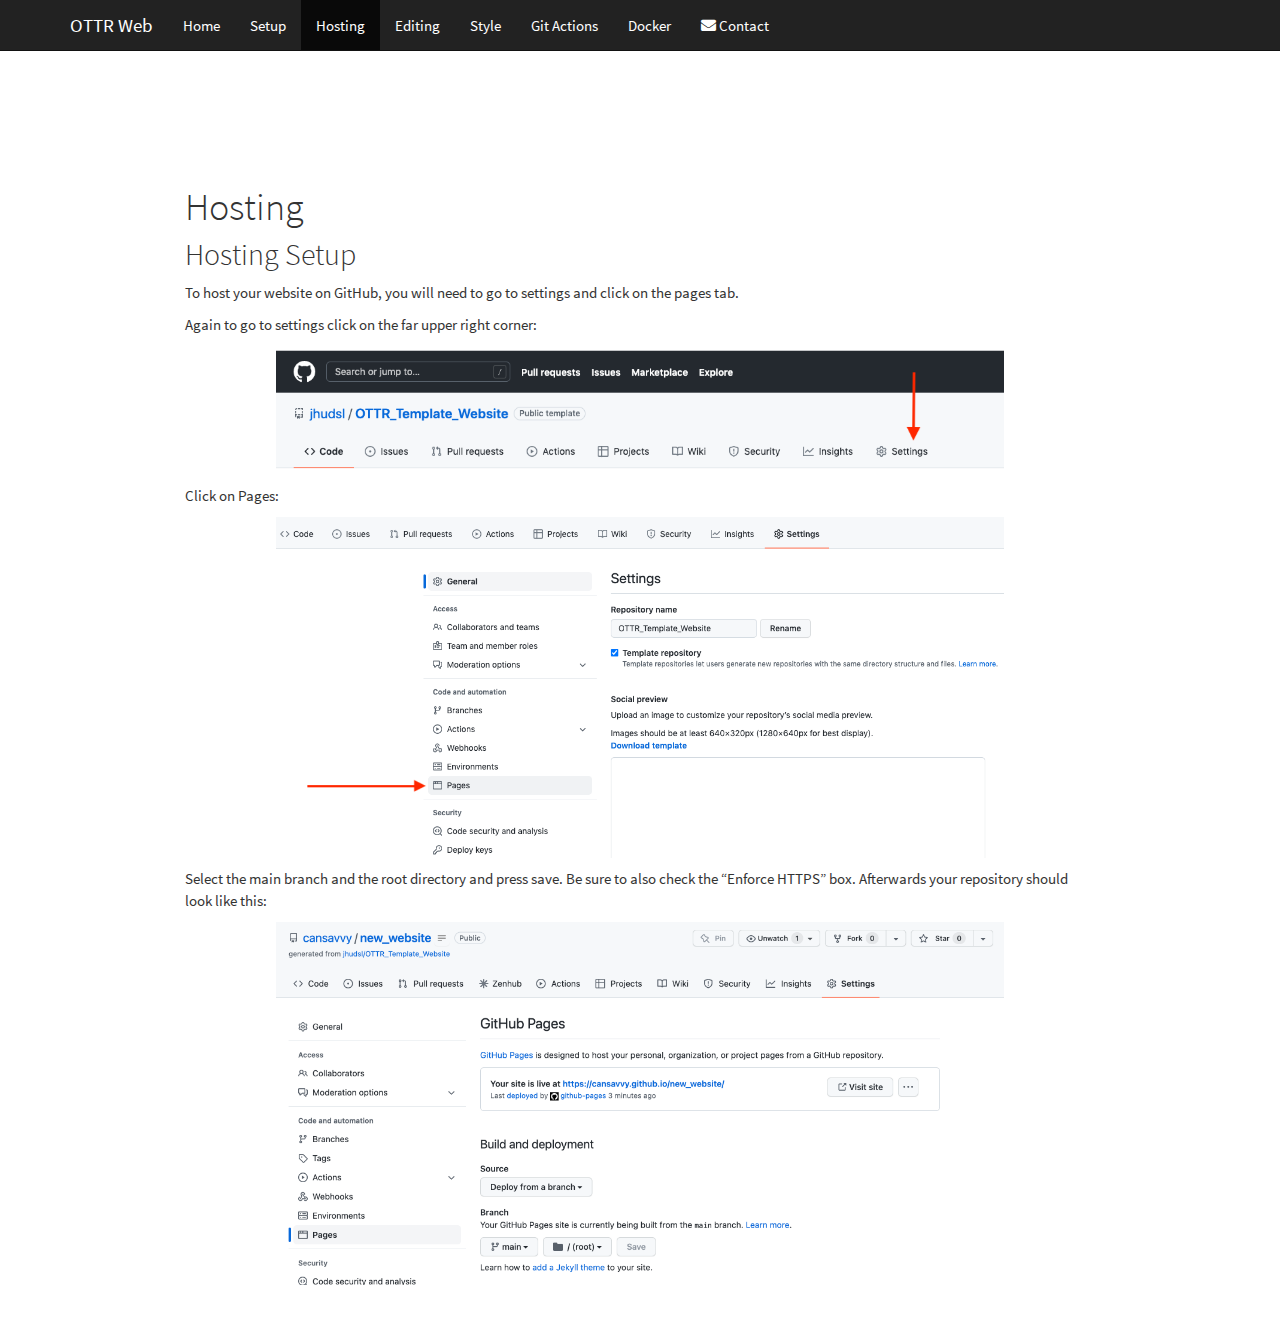
<file: hosting.html>
<!DOCTYPE html>

<html>

<head>

<meta charset="utf-8" />
<meta name="generator" content="pandoc" />
<meta http-equiv="X-UA-Compatible" content="IE=EDGE" />




<title>Hosting</title>

<script src="site_libs/header-attrs-2.10/header-attrs.js"></script>
<script src="site_libs/jquery-1.11.3/jquery.min.js"></script>
<meta name="viewport" content="width=device-width, initial-scale=1" />
<link href="site_libs/bootstrap-3.3.5/css/cosmo.min.css" rel="stylesheet" />
<script src="site_libs/bootstrap-3.3.5/js/bootstrap.min.js"></script>
<script src="site_libs/bootstrap-3.3.5/shim/html5shiv.min.js"></script>
<script src="site_libs/bootstrap-3.3.5/shim/respond.min.js"></script>
<style>h1 {font-size: 34px;}
       h1.title {font-size: 38px;}
       h2 {font-size: 30px;}
       h3 {font-size: 24px;}
       h4 {font-size: 18px;}
       h5 {font-size: 16px;}
       h6 {font-size: 12px;}
       code {color: inherit; background-color: rgba(0, 0, 0, 0.04);}
       pre:not([class]) { background-color: white }</style>
<script src="site_libs/navigation-1.1/tabsets.js"></script>
<link href="site_libs/highlightjs-9.12.0/textmate.css" rel="stylesheet" />
<script src="site_libs/highlightjs-9.12.0/highlight.js"></script>
<link href="site_libs/font-awesome-5.1.0/css/all.css" rel="stylesheet" />
<link href="site_libs/font-awesome-5.1.0/css/v4-shims.css" rel="stylesheet" />
<link rel="shortcut icon" href="resources/images/favicon.ico" />
 <!--- go to https://favicon.io/favicon-converter/ to upload an image to make a new favicon.io. You will need to replace the current favicon.io image with the one in the downloaded directory from the website. The current image is in the resources/images/ directory --->

<style type="text/css">
  code{white-space: pre-wrap;}
  span.smallcaps{font-variant: small-caps;}
  span.underline{text-decoration: underline;}
  div.column{display: inline-block; vertical-align: top; width: 50%;}
  div.hanging-indent{margin-left: 1.5em; text-indent: -1.5em;}
  ul.task-list{list-style: none;}
    </style>

<style type="text/css">code{white-space: pre;}</style>
<script type="text/javascript">
if (window.hljs) {
  hljs.configure({languages: []});
  hljs.initHighlightingOnLoad();
  if (document.readyState && document.readyState === "complete") {
    window.setTimeout(function() { hljs.initHighlighting(); }, 0);
  }
}
</script>





<link rel="stylesheet" href="styles.css" type="text/css" />



<style type = "text/css">
.main-container {
  max-width: 940px;
  margin-left: auto;
  margin-right: auto;
}
img {
  max-width:100%;
}
.tabbed-pane {
  padding-top: 12px;
}
.html-widget {
  margin-bottom: 20px;
}
button.code-folding-btn:focus {
  outline: none;
}
summary {
  display: list-item;
}
pre code {
  padding: 0;
}
</style>


<style type="text/css">
.dropdown-submenu {
  position: relative;
}
.dropdown-submenu>.dropdown-menu {
  top: 0;
  left: 100%;
  margin-top: -6px;
  margin-left: -1px;
  border-radius: 0 6px 6px 6px;
}
.dropdown-submenu:hover>.dropdown-menu {
  display: block;
}
.dropdown-submenu>a:after {
  display: block;
  content: " ";
  float: right;
  width: 0;
  height: 0;
  border-color: transparent;
  border-style: solid;
  border-width: 5px 0 5px 5px;
  border-left-color: #cccccc;
  margin-top: 5px;
  margin-right: -10px;
}
.dropdown-submenu:hover>a:after {
  border-left-color: #adb5bd;
}
.dropdown-submenu.pull-left {
  float: none;
}
.dropdown-submenu.pull-left>.dropdown-menu {
  left: -100%;
  margin-left: 10px;
  border-radius: 6px 0 6px 6px;
}
</style>

<script type="text/javascript">
// manage active state of menu based on current page
$(document).ready(function () {
  // active menu anchor
  href = window.location.pathname
  href = href.substr(href.lastIndexOf('/') + 1)
  if (href === "")
    href = "index.html";
  var menuAnchor = $('a[href="' + href + '"]');

  // mark it active
  menuAnchor.tab('show');

  // if it's got a parent navbar menu mark it active as well
  menuAnchor.closest('li.dropdown').addClass('active');

  // Navbar adjustments
  var navHeight = $(".navbar").first().height() + 15;
  var style = document.createElement('style');
  var pt = "padding-top: " + navHeight + "px; ";
  var mt = "margin-top: -" + navHeight + "px; ";
  var css = "";
  // offset scroll position for anchor links (for fixed navbar)
  for (var i = 1; i <= 6; i++) {
    css += ".section h" + i + "{ " + pt + mt + "}\n";
  }
  style.innerHTML = "body {" + pt + "padding-bottom: 40px; }\n" + css;
  document.head.appendChild(style);
});
</script>

<!-- tabsets -->

<style type="text/css">
.tabset-dropdown > .nav-tabs {
  display: inline-table;
  max-height: 500px;
  min-height: 44px;
  overflow-y: auto;
  border: 1px solid #ddd;
  border-radius: 4px;
}

.tabset-dropdown > .nav-tabs > li.active:before {
  content: "";
  font-family: 'Glyphicons Halflings';
  display: inline-block;
  padding: 10px;
  border-right: 1px solid #ddd;
}

.tabset-dropdown > .nav-tabs.nav-tabs-open > li.active:before {
  content: "&#xe258;";
  border: none;
}

.tabset-dropdown > .nav-tabs.nav-tabs-open:before {
  content: "";
  font-family: 'Glyphicons Halflings';
  display: inline-block;
  padding: 10px;
  border-right: 1px solid #ddd;
}

.tabset-dropdown > .nav-tabs > li.active {
  display: block;
}

.tabset-dropdown > .nav-tabs > li > a,
.tabset-dropdown > .nav-tabs > li > a:focus,
.tabset-dropdown > .nav-tabs > li > a:hover {
  border: none;
  display: inline-block;
  border-radius: 4px;
  background-color: transparent;
}

.tabset-dropdown > .nav-tabs.nav-tabs-open > li {
  display: block;
  float: none;
}

.tabset-dropdown > .nav-tabs > li {
  display: none;
}
</style>

<!-- code folding -->




</head>

<body>


<div class="container-fluid main-container">




<div class="navbar navbar-default  navbar-fixed-top" role="navigation">
  <div class="container">
    <div class="navbar-header">
      <button type="button" class="navbar-toggle collapsed" data-toggle="collapse" data-target="#navbar">
        <span class="icon-bar"></span>
        <span class="icon-bar"></span>
        <span class="icon-bar"></span>
      </button>
      <a class="navbar-brand" href="index.html">OTTR Web</a>
    </div>
    <div id="navbar" class="navbar-collapse collapse">
      <ul class="nav navbar-nav">
        <li>
  <a href="index.html">Home</a>
</li>
<li>
  <a href="setup.html">Setup</a>
</li>
<li>
  <a href="hosting.html">Hosting</a>
</li>
<li>
  <a href="editing.html">Editing</a>
</li>
<li>
  <a href="style.html">Style</a>
</li>
<li>
  <a href="git_actions.html">Git Actions</a>
</li>
<li>
  <a href="docker.html">Docker</a>
</li>
<li>
  <a href="contact.html">
    <span class="fa fa-envelope"></span>
     
    Contact
  </a>
</li>
      </ul>
      <ul class="nav navbar-nav navbar-right">
        
      </ul>
    </div><!--/.nav-collapse -->
  </div><!--/.container -->
</div><!--/.navbar -->

<div id="header">



<h1 class="title toc-ignore">Hosting</h1>

</div>


<div id="hosting-setup" class="section level2">
<h2>Hosting Setup</h2>
<p>To host your website on GitHub, you will need to go to settings and click on the pages tab.</p>
<p>Again to go to settings click on the far upper right corner:</p>
<p><img src="resources/images/settings.png" title="Clicking on settings" alt="Clicking on settings" width="80%" style="display: block; margin: auto;" /></p>
<p>Click on Pages:</p>
<p><img src="resources/images/pages.png" title="Clicking on pages" alt="Clicking on pages" width="80%" style="display: block; margin: auto;" /></p>
<p>Select the main branch and the root directory and press save. Be sure to also check the “Enforce HTTPS” box. Afterwards your repository should look like this:</p>
<p><img src="resources/images/website_setup.png" title="setup website hosting" alt="setup website hosting" width="80%" style="display: block; margin: auto;" /></p>
</div>




</div>

<script>

// add bootstrap table styles to pandoc tables
function bootstrapStylePandocTables() {
  $('tr.odd').parent('tbody').parent('table').addClass('table table-condensed');
}
$(document).ready(function () {
  bootstrapStylePandocTables();
});


</script>

<!-- tabsets -->

<script>
$(document).ready(function () {
  window.buildTabsets("TOC");
});

$(document).ready(function () {
  $('.tabset-dropdown > .nav-tabs > li').click(function () {
    $(this).parent().toggleClass('nav-tabs-open');
  });
});
</script>

<!-- code folding -->


<!-- dynamically load mathjax for compatibility with self-contained -->
<script>
  (function () {
    var script = document.createElement("script");
    script.type = "text/javascript";
    script.src  = "https://mathjax.rstudio.com/latest/MathJax.js?config=TeX-AMS-MML_HTMLorMML";
    document.getElementsByTagName("head")[0].appendChild(script);
  })();
</script>

</body>
</html>
</file>
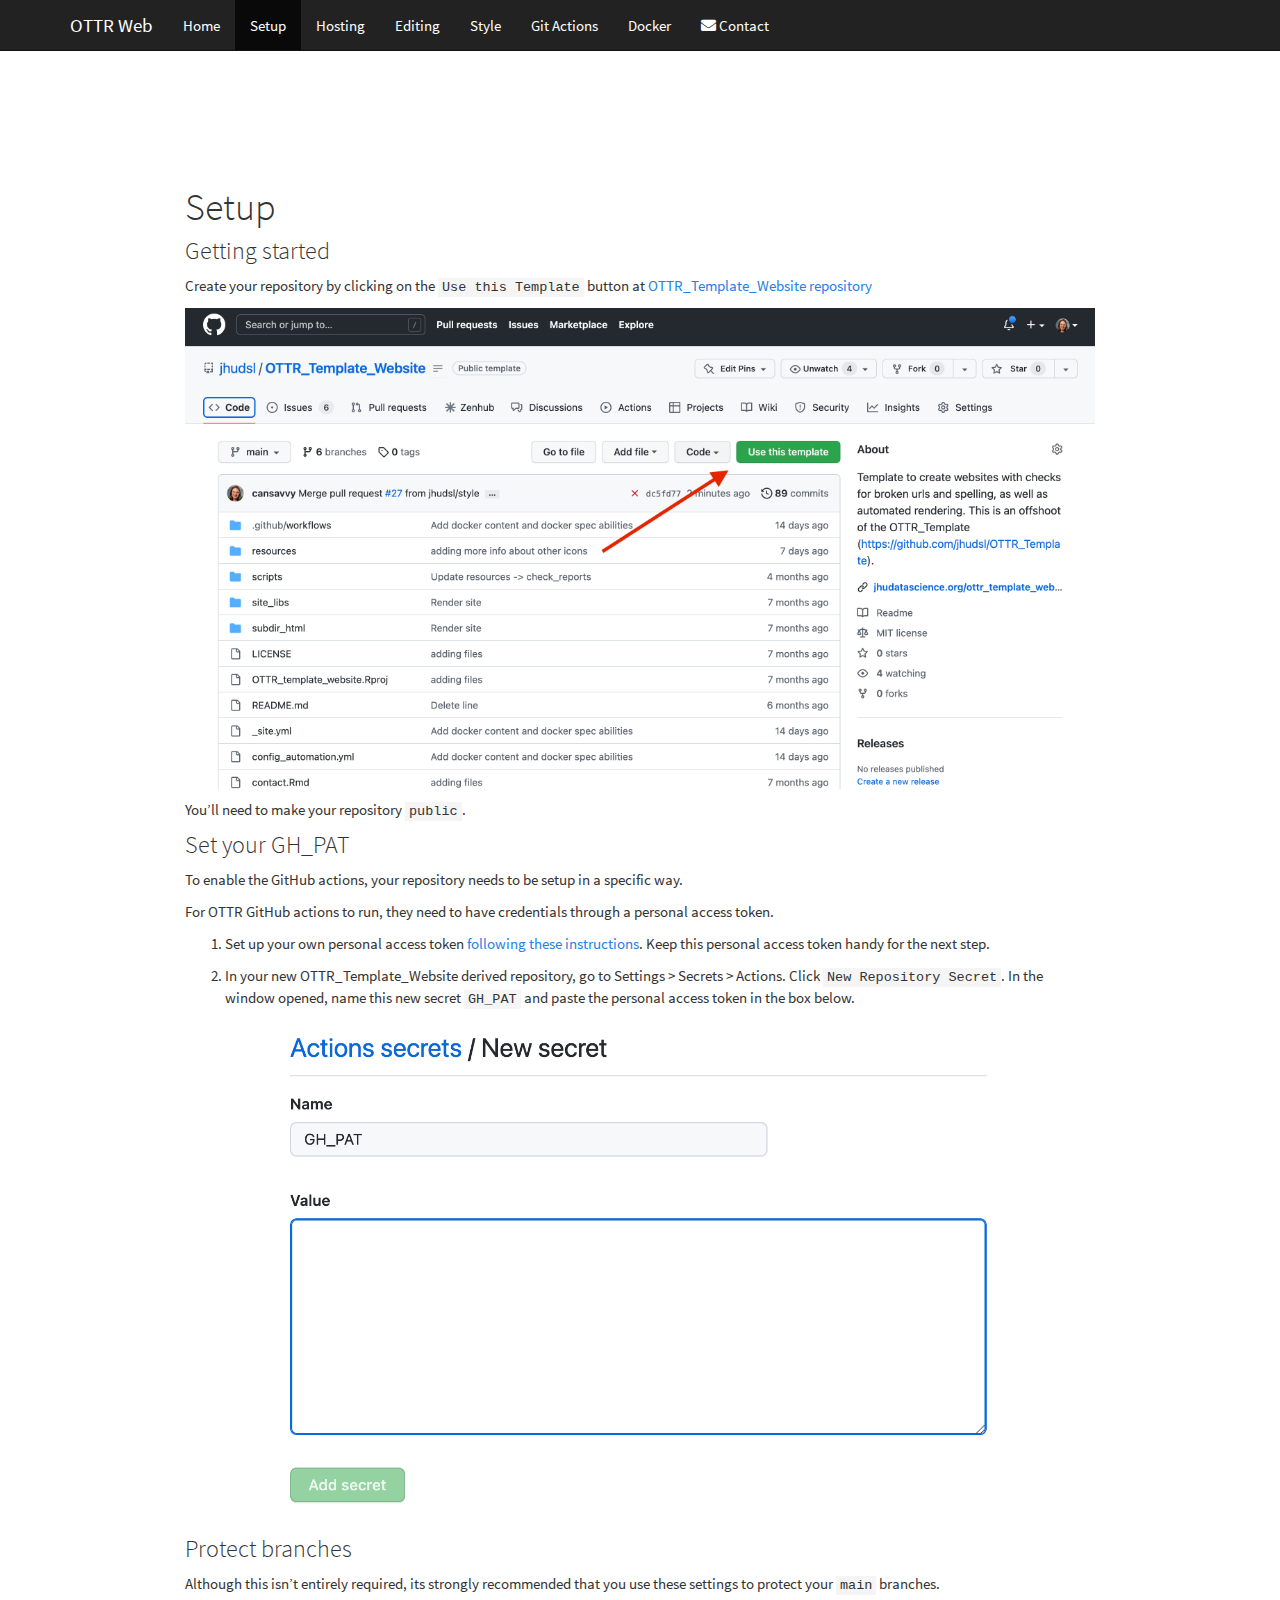
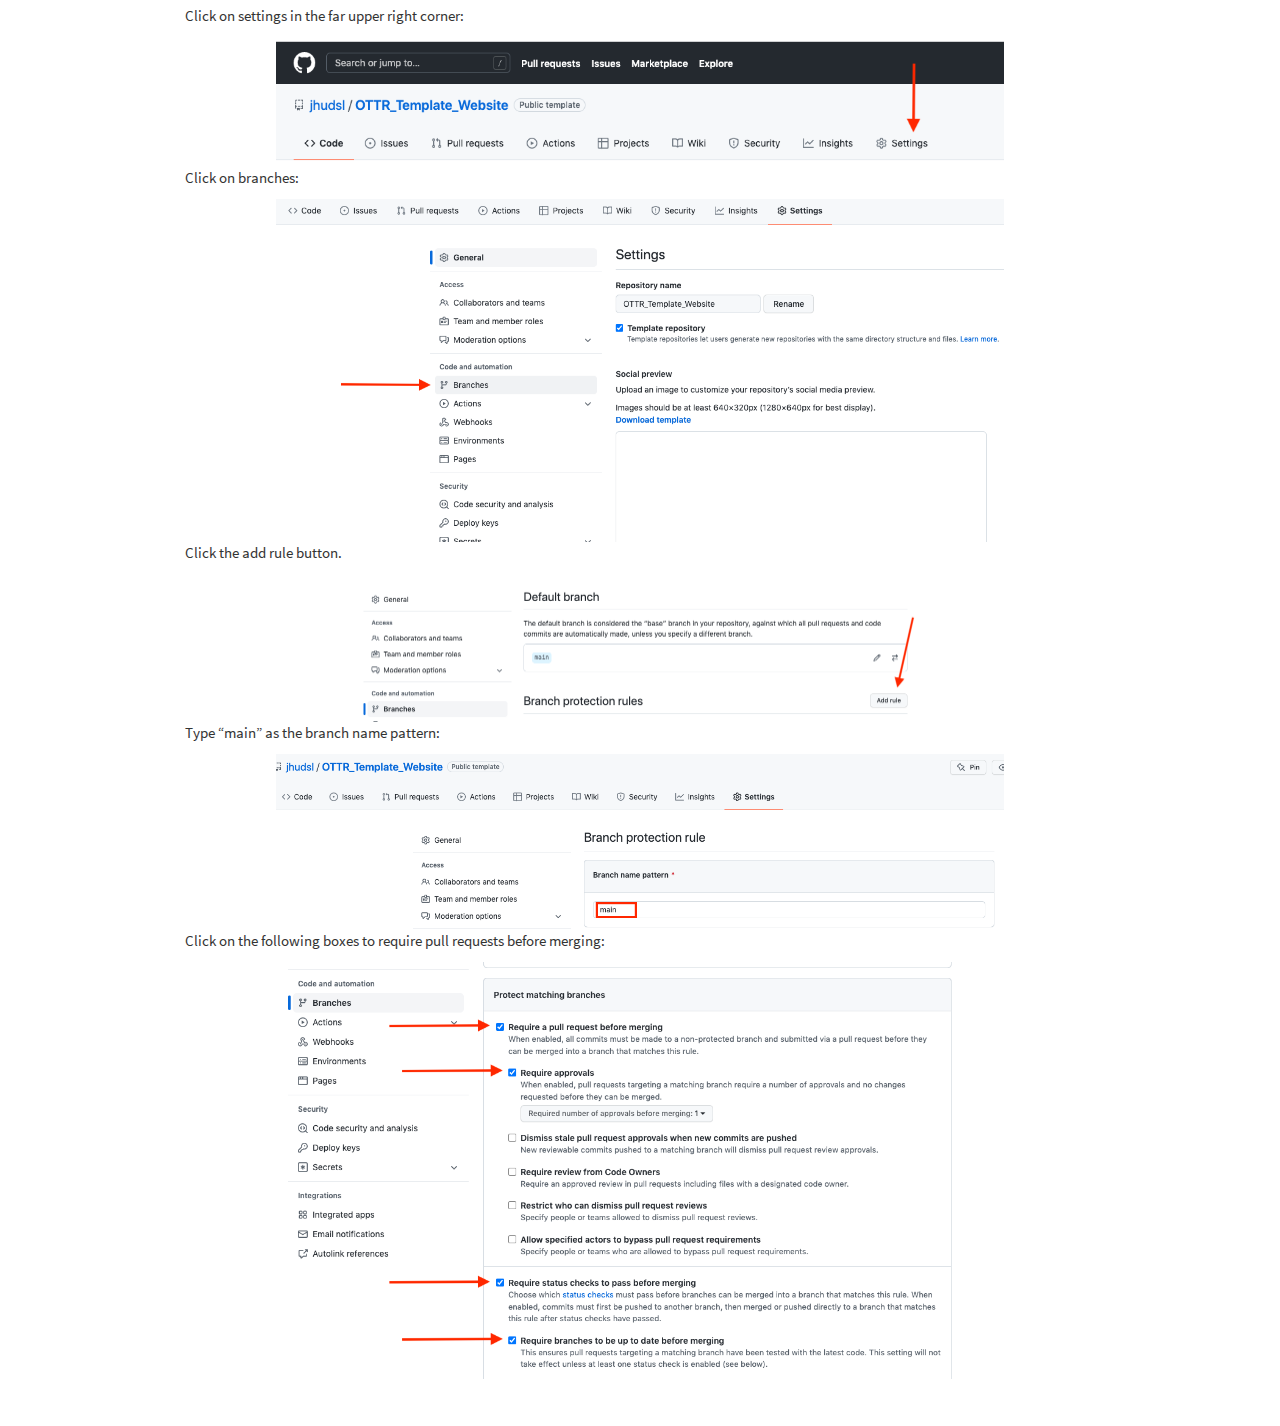
<file: setup.html>
<!DOCTYPE html>

<html>

<head>

<meta charset="utf-8" />
<meta name="generator" content="pandoc" />
<meta http-equiv="X-UA-Compatible" content="IE=EDGE" />




<title>Setup</title>

<script src="site_libs/header-attrs-2.10/header-attrs.js"></script>
<script src="site_libs/jquery-1.11.3/jquery.min.js"></script>
<meta name="viewport" content="width=device-width, initial-scale=1" />
<link href="site_libs/bootstrap-3.3.5/css/cosmo.min.css" rel="stylesheet" />
<script src="site_libs/bootstrap-3.3.5/js/bootstrap.min.js"></script>
<script src="site_libs/bootstrap-3.3.5/shim/html5shiv.min.js"></script>
<script src="site_libs/bootstrap-3.3.5/shim/respond.min.js"></script>
<style>h1 {font-size: 34px;}
       h1.title {font-size: 38px;}
       h2 {font-size: 30px;}
       h3 {font-size: 24px;}
       h4 {font-size: 18px;}
       h5 {font-size: 16px;}
       h6 {font-size: 12px;}
       code {color: inherit; background-color: rgba(0, 0, 0, 0.04);}
       pre:not([class]) { background-color: white }</style>
<script src="site_libs/navigation-1.1/tabsets.js"></script>
<link href="site_libs/highlightjs-9.12.0/textmate.css" rel="stylesheet" />
<script src="site_libs/highlightjs-9.12.0/highlight.js"></script>
<link href="site_libs/font-awesome-5.1.0/css/all.css" rel="stylesheet" />
<link href="site_libs/font-awesome-5.1.0/css/v4-shims.css" rel="stylesheet" />
<link rel="shortcut icon" href="resources/images/favicon.ico" />
 <!--- go to https://favicon.io/favicon-converter/ to upload an image to make a new favicon.io. You will need to replace the current favicon.io image with the one in the downloaded directory from the website. The current image is in the resources/images/ directory --->

<style type="text/css">
  code{white-space: pre-wrap;}
  span.smallcaps{font-variant: small-caps;}
  span.underline{text-decoration: underline;}
  div.column{display: inline-block; vertical-align: top; width: 50%;}
  div.hanging-indent{margin-left: 1.5em; text-indent: -1.5em;}
  ul.task-list{list-style: none;}
    </style>

<style type="text/css">code{white-space: pre;}</style>
<script type="text/javascript">
if (window.hljs) {
  hljs.configure({languages: []});
  hljs.initHighlightingOnLoad();
  if (document.readyState && document.readyState === "complete") {
    window.setTimeout(function() { hljs.initHighlighting(); }, 0);
  }
}
</script>





<link rel="stylesheet" href="styles.css" type="text/css" />



<style type = "text/css">
.main-container {
  max-width: 940px;
  margin-left: auto;
  margin-right: auto;
}
img {
  max-width:100%;
}
.tabbed-pane {
  padding-top: 12px;
}
.html-widget {
  margin-bottom: 20px;
}
button.code-folding-btn:focus {
  outline: none;
}
summary {
  display: list-item;
}
pre code {
  padding: 0;
}
</style>


<style type="text/css">
.dropdown-submenu {
  position: relative;
}
.dropdown-submenu>.dropdown-menu {
  top: 0;
  left: 100%;
  margin-top: -6px;
  margin-left: -1px;
  border-radius: 0 6px 6px 6px;
}
.dropdown-submenu:hover>.dropdown-menu {
  display: block;
}
.dropdown-submenu>a:after {
  display: block;
  content: " ";
  float: right;
  width: 0;
  height: 0;
  border-color: transparent;
  border-style: solid;
  border-width: 5px 0 5px 5px;
  border-left-color: #cccccc;
  margin-top: 5px;
  margin-right: -10px;
}
.dropdown-submenu:hover>a:after {
  border-left-color: #adb5bd;
}
.dropdown-submenu.pull-left {
  float: none;
}
.dropdown-submenu.pull-left>.dropdown-menu {
  left: -100%;
  margin-left: 10px;
  border-radius: 6px 0 6px 6px;
}
</style>

<script type="text/javascript">
// manage active state of menu based on current page
$(document).ready(function () {
  // active menu anchor
  href = window.location.pathname
  href = href.substr(href.lastIndexOf('/') + 1)
  if (href === "")
    href = "index.html";
  var menuAnchor = $('a[href="' + href + '"]');

  // mark it active
  menuAnchor.tab('show');

  // if it's got a parent navbar menu mark it active as well
  menuAnchor.closest('li.dropdown').addClass('active');

  // Navbar adjustments
  var navHeight = $(".navbar").first().height() + 15;
  var style = document.createElement('style');
  var pt = "padding-top: " + navHeight + "px; ";
  var mt = "margin-top: -" + navHeight + "px; ";
  var css = "";
  // offset scroll position for anchor links (for fixed navbar)
  for (var i = 1; i <= 6; i++) {
    css += ".section h" + i + "{ " + pt + mt + "}\n";
  }
  style.innerHTML = "body {" + pt + "padding-bottom: 40px; }\n" + css;
  document.head.appendChild(style);
});
</script>

<!-- tabsets -->

<style type="text/css">
.tabset-dropdown > .nav-tabs {
  display: inline-table;
  max-height: 500px;
  min-height: 44px;
  overflow-y: auto;
  border: 1px solid #ddd;
  border-radius: 4px;
}

.tabset-dropdown > .nav-tabs > li.active:before {
  content: "";
  font-family: 'Glyphicons Halflings';
  display: inline-block;
  padding: 10px;
  border-right: 1px solid #ddd;
}

.tabset-dropdown > .nav-tabs.nav-tabs-open > li.active:before {
  content: "&#xe258;";
  border: none;
}

.tabset-dropdown > .nav-tabs.nav-tabs-open:before {
  content: "";
  font-family: 'Glyphicons Halflings';
  display: inline-block;
  padding: 10px;
  border-right: 1px solid #ddd;
}

.tabset-dropdown > .nav-tabs > li.active {
  display: block;
}

.tabset-dropdown > .nav-tabs > li > a,
.tabset-dropdown > .nav-tabs > li > a:focus,
.tabset-dropdown > .nav-tabs > li > a:hover {
  border: none;
  display: inline-block;
  border-radius: 4px;
  background-color: transparent;
}

.tabset-dropdown > .nav-tabs.nav-tabs-open > li {
  display: block;
  float: none;
}

.tabset-dropdown > .nav-tabs > li {
  display: none;
}
</style>

<!-- code folding -->




</head>

<body>


<div class="container-fluid main-container">




<div class="navbar navbar-default  navbar-fixed-top" role="navigation">
  <div class="container">
    <div class="navbar-header">
      <button type="button" class="navbar-toggle collapsed" data-toggle="collapse" data-target="#navbar">
        <span class="icon-bar"></span>
        <span class="icon-bar"></span>
        <span class="icon-bar"></span>
      </button>
      <a class="navbar-brand" href="index.html">OTTR Web</a>
    </div>
    <div id="navbar" class="navbar-collapse collapse">
      <ul class="nav navbar-nav">
        <li>
  <a href="index.html">Home</a>
</li>
<li>
  <a href="setup.html">Setup</a>
</li>
<li>
  <a href="hosting.html">Hosting</a>
</li>
<li>
  <a href="editing.html">Editing</a>
</li>
<li>
  <a href="style.html">Style</a>
</li>
<li>
  <a href="git_actions.html">Git Actions</a>
</li>
<li>
  <a href="docker.html">Docker</a>
</li>
<li>
  <a href="contact.html">
    <span class="fa fa-envelope"></span>
     
    Contact
  </a>
</li>
      </ul>
      <ul class="nav navbar-nav navbar-right">
        
      </ul>
    </div><!--/.nav-collapse -->
  </div><!--/.container -->
</div><!--/.navbar -->

<div id="header">



<h1 class="title toc-ignore">Setup</h1>

</div>


<div id="getting-started" class="section level3">
<h3>Getting started</h3>
<p>Create your repository by clicking on the <code>Use this Template</code> button at <a href="https://github.com/jhudsl/OTTR_Template_Website">OTTR_Template_Website repository</a></p>
<p><img src="resources/images/create-repo.png" /></p>
<p>You’ll need to make your repository <code>public</code>.</p>
</div>
<div id="set-your-gh_pat" class="section level3">
<h3>Set your GH_PAT</h3>
<p>To enable the GitHub actions, your repository needs to be setup in a specific way.</p>
<p>For OTTR GitHub actions to run, they need to have credentials through a personal access token.</p>
<ol style="list-style-type: decimal">
<li><p>Set up your own personal access token <a href="https://docs.github.com/en/authentication/keeping-your-account-and-data-secure/creating-a-personal-access-token">following these instructions</a>. Keep this personal access token handy for the next step.</p></li>
<li><p>In your new OTTR_Template_Website derived repository, go to Settings &gt; Secrets &gt; Actions. Click <code>New Repository Secret</code>. In the window opened, name this new secret <code>GH_PAT</code> and paste the personal access token in the box below.</p></li>
</ol>
<p><img src="resources/images/setting_gh_pat.png" title="Clicking on settings" alt="Clicking on settings" width="80%" style="display: block; margin: auto;" /></p>
</div>
<div id="protect-branches" class="section level3">
<h3>Protect branches</h3>
<p>Although this isn’t entirely required, its strongly recommended that you use these settings to protect your <code>main</code> branches.</p>
<p>Click on settings in the far upper right corner:</p>
<p><img src="resources/images/settings.png" title="Clicking on settings" alt="Clicking on settings" width="80%" style="display: block; margin: auto;" /> Click on branches:</p>
<p><img src="resources/images/branches.png" title="Clicking on settings" alt="Clicking on settings" width="80%" style="display: block; margin: auto;" /> Click the add rule button.</p>
<p><img src="resources/images/add_rule.png" title="Adding rule" alt="Adding rule" width="608" style="display: block; margin: auto;" /> Type “main” as the branch name pattern:</p>
<p><img src="resources/images/main_branch.png" title="adding main branch rule" alt="adding main branch rule" width="80%" style="display: block; margin: auto;" /> Click on the following boxes to require pull requests before merging:</p>
<p><img src="resources/images/branch_rule.png" title="modify branch rules" alt="modify branch rules" width="80%" style="display: block; margin: auto;" /></p>
</div>




</div>

<script>

// add bootstrap table styles to pandoc tables
function bootstrapStylePandocTables() {
  $('tr.odd').parent('tbody').parent('table').addClass('table table-condensed');
}
$(document).ready(function () {
  bootstrapStylePandocTables();
});


</script>

<!-- tabsets -->

<script>
$(document).ready(function () {
  window.buildTabsets("TOC");
});

$(document).ready(function () {
  $('.tabset-dropdown > .nav-tabs > li').click(function () {
    $(this).parent().toggleClass('nav-tabs-open');
  });
});
</script>

<!-- code folding -->


<!-- dynamically load mathjax for compatibility with self-contained -->
<script>
  (function () {
    var script = document.createElement("script");
    script.type = "text/javascript";
    script.src  = "https://mathjax.rstudio.com/latest/MathJax.js?config=TeX-AMS-MML_HTMLorMML";
    document.getElementsByTagName("head")[0].appendChild(script);
  })();
</script>

</body>
</html>
</file>
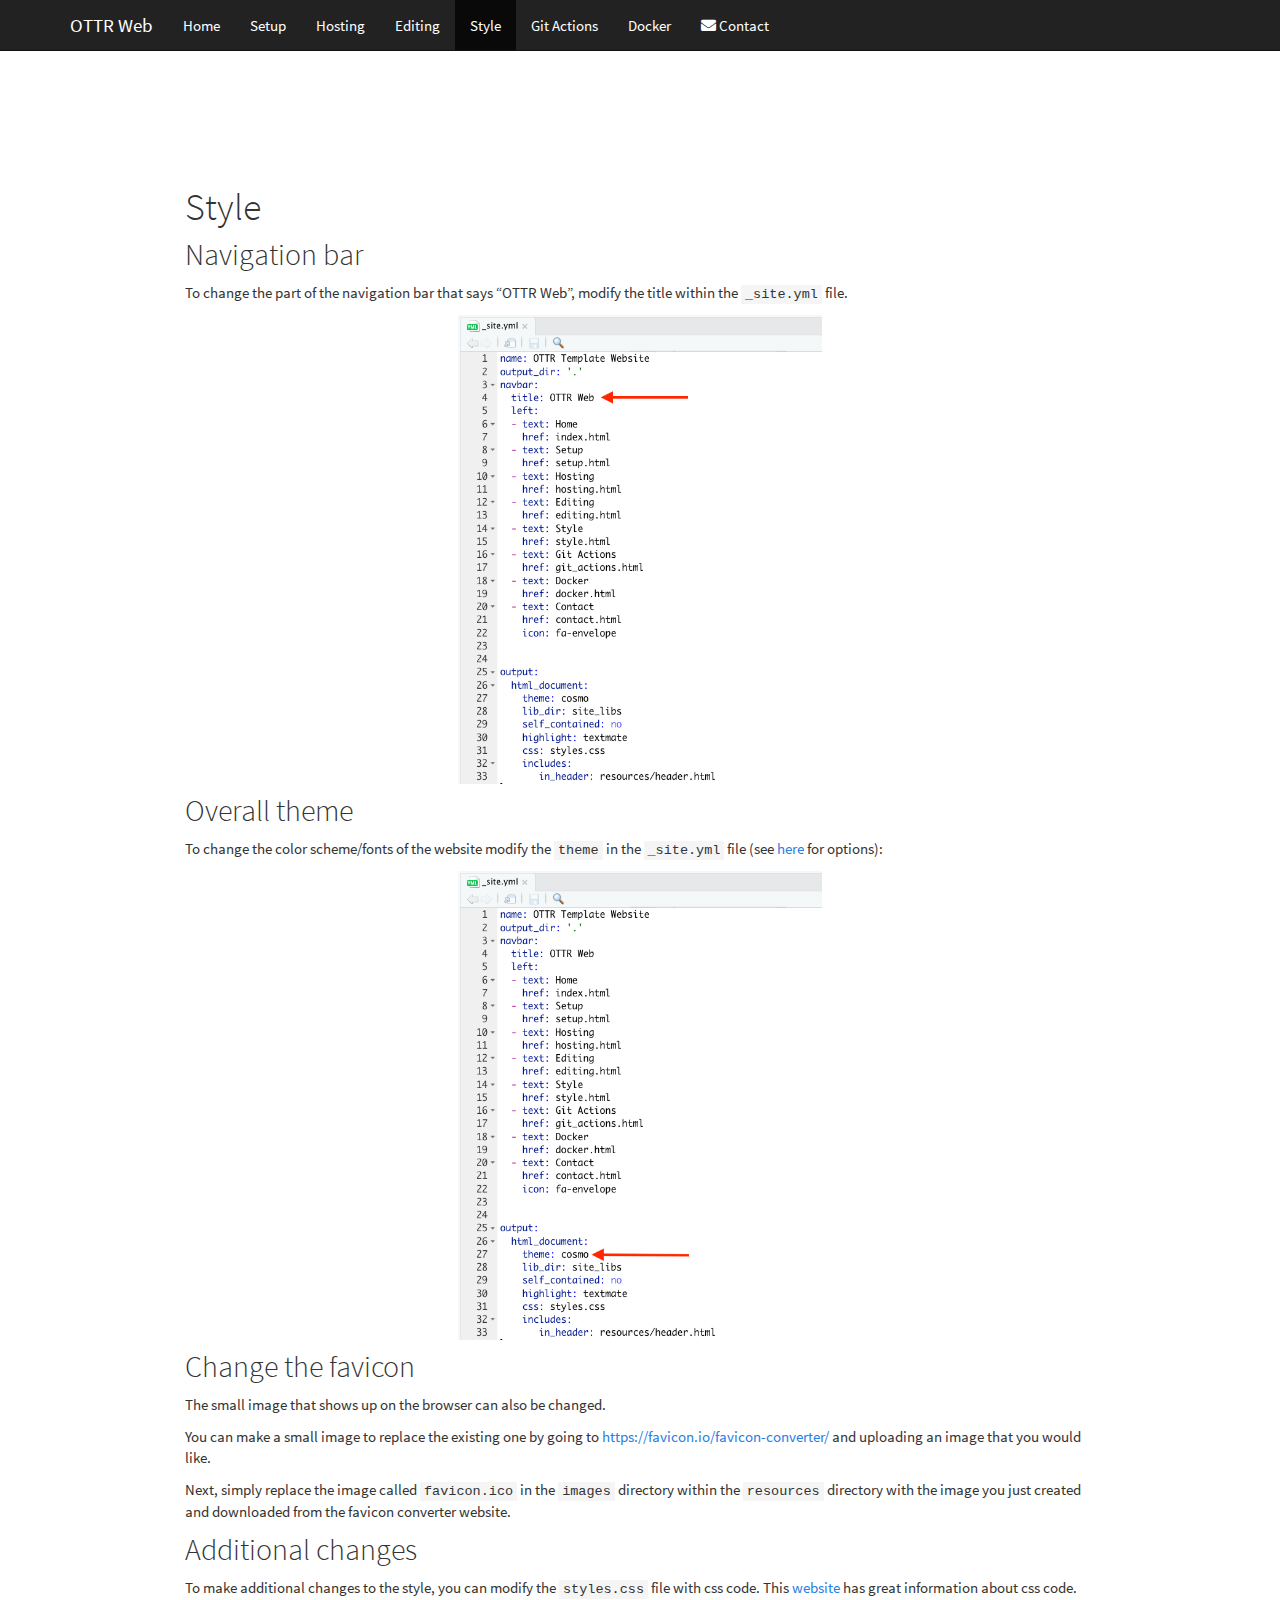
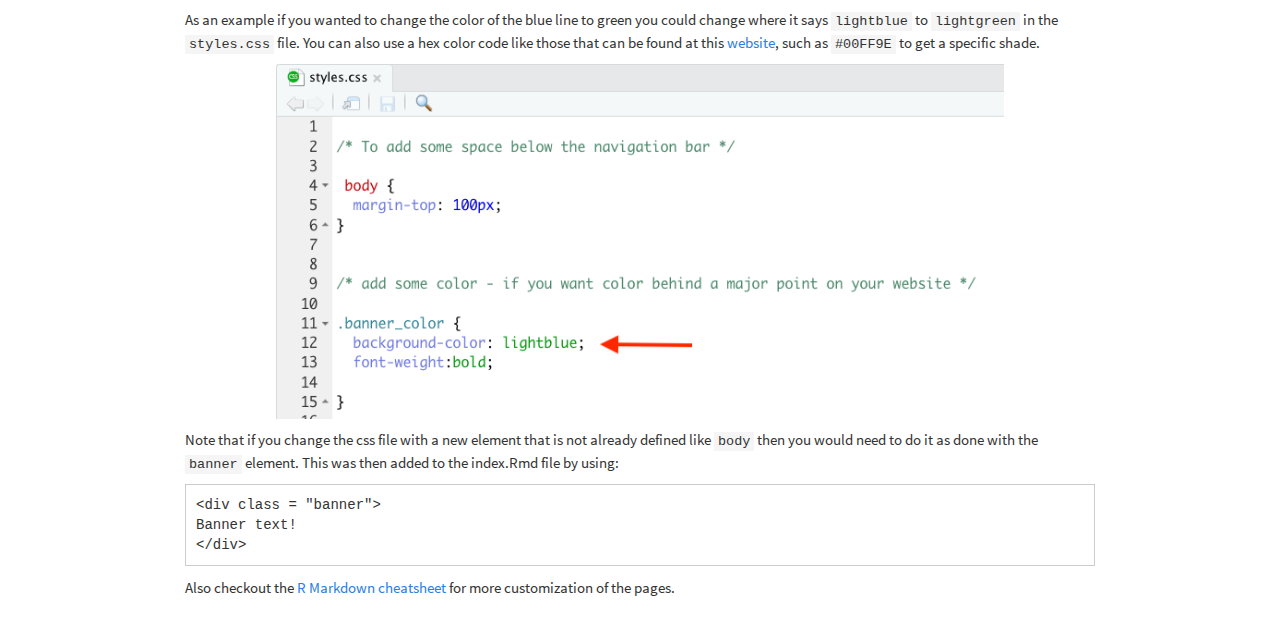
<file: style.html>
<!DOCTYPE html>

<html>

<head>

<meta charset="utf-8" />
<meta name="generator" content="pandoc" />
<meta http-equiv="X-UA-Compatible" content="IE=EDGE" />




<title>Style</title>

<script src="site_libs/header-attrs-2.10/header-attrs.js"></script>
<script src="site_libs/jquery-1.11.3/jquery.min.js"></script>
<meta name="viewport" content="width=device-width, initial-scale=1" />
<link href="site_libs/bootstrap-3.3.5/css/cosmo.min.css" rel="stylesheet" />
<script src="site_libs/bootstrap-3.3.5/js/bootstrap.min.js"></script>
<script src="site_libs/bootstrap-3.3.5/shim/html5shiv.min.js"></script>
<script src="site_libs/bootstrap-3.3.5/shim/respond.min.js"></script>
<style>h1 {font-size: 34px;}
       h1.title {font-size: 38px;}
       h2 {font-size: 30px;}
       h3 {font-size: 24px;}
       h4 {font-size: 18px;}
       h5 {font-size: 16px;}
       h6 {font-size: 12px;}
       code {color: inherit; background-color: rgba(0, 0, 0, 0.04);}
       pre:not([class]) { background-color: white }</style>
<script src="site_libs/navigation-1.1/tabsets.js"></script>
<link href="site_libs/highlightjs-9.12.0/textmate.css" rel="stylesheet" />
<script src="site_libs/highlightjs-9.12.0/highlight.js"></script>
<link href="site_libs/font-awesome-5.1.0/css/all.css" rel="stylesheet" />
<link href="site_libs/font-awesome-5.1.0/css/v4-shims.css" rel="stylesheet" />
<link rel="shortcut icon" href="resources/images/favicon.ico" />
 <!--- go to https://favicon.io/favicon-converter/ to upload an image to make a new favicon.io. You will need to replace the current favicon.io image with the one in the downloaded directory from the website. The current image is in the resources/images/ directory --->

<style type="text/css">
  code{white-space: pre-wrap;}
  span.smallcaps{font-variant: small-caps;}
  span.underline{text-decoration: underline;}
  div.column{display: inline-block; vertical-align: top; width: 50%;}
  div.hanging-indent{margin-left: 1.5em; text-indent: -1.5em;}
  ul.task-list{list-style: none;}
    </style>

<style type="text/css">code{white-space: pre;}</style>
<script type="text/javascript">
if (window.hljs) {
  hljs.configure({languages: []});
  hljs.initHighlightingOnLoad();
  if (document.readyState && document.readyState === "complete") {
    window.setTimeout(function() { hljs.initHighlighting(); }, 0);
  }
}
</script>





<link rel="stylesheet" href="styles.css" type="text/css" />



<style type = "text/css">
.main-container {
  max-width: 940px;
  margin-left: auto;
  margin-right: auto;
}
img {
  max-width:100%;
}
.tabbed-pane {
  padding-top: 12px;
}
.html-widget {
  margin-bottom: 20px;
}
button.code-folding-btn:focus {
  outline: none;
}
summary {
  display: list-item;
}
pre code {
  padding: 0;
}
</style>


<style type="text/css">
.dropdown-submenu {
  position: relative;
}
.dropdown-submenu>.dropdown-menu {
  top: 0;
  left: 100%;
  margin-top: -6px;
  margin-left: -1px;
  border-radius: 0 6px 6px 6px;
}
.dropdown-submenu:hover>.dropdown-menu {
  display: block;
}
.dropdown-submenu>a:after {
  display: block;
  content: " ";
  float: right;
  width: 0;
  height: 0;
  border-color: transparent;
  border-style: solid;
  border-width: 5px 0 5px 5px;
  border-left-color: #cccccc;
  margin-top: 5px;
  margin-right: -10px;
}
.dropdown-submenu:hover>a:after {
  border-left-color: #adb5bd;
}
.dropdown-submenu.pull-left {
  float: none;
}
.dropdown-submenu.pull-left>.dropdown-menu {
  left: -100%;
  margin-left: 10px;
  border-radius: 6px 0 6px 6px;
}
</style>

<script type="text/javascript">
// manage active state of menu based on current page
$(document).ready(function () {
  // active menu anchor
  href = window.location.pathname
  href = href.substr(href.lastIndexOf('/') + 1)
  if (href === "")
    href = "index.html";
  var menuAnchor = $('a[href="' + href + '"]');

  // mark it active
  menuAnchor.tab('show');

  // if it's got a parent navbar menu mark it active as well
  menuAnchor.closest('li.dropdown').addClass('active');

  // Navbar adjustments
  var navHeight = $(".navbar").first().height() + 15;
  var style = document.createElement('style');
  var pt = "padding-top: " + navHeight + "px; ";
  var mt = "margin-top: -" + navHeight + "px; ";
  var css = "";
  // offset scroll position for anchor links (for fixed navbar)
  for (var i = 1; i <= 6; i++) {
    css += ".section h" + i + "{ " + pt + mt + "}\n";
  }
  style.innerHTML = "body {" + pt + "padding-bottom: 40px; }\n" + css;
  document.head.appendChild(style);
});
</script>

<!-- tabsets -->

<style type="text/css">
.tabset-dropdown > .nav-tabs {
  display: inline-table;
  max-height: 500px;
  min-height: 44px;
  overflow-y: auto;
  border: 1px solid #ddd;
  border-radius: 4px;
}

.tabset-dropdown > .nav-tabs > li.active:before {
  content: "";
  font-family: 'Glyphicons Halflings';
  display: inline-block;
  padding: 10px;
  border-right: 1px solid #ddd;
}

.tabset-dropdown > .nav-tabs.nav-tabs-open > li.active:before {
  content: "&#xe258;";
  border: none;
}

.tabset-dropdown > .nav-tabs.nav-tabs-open:before {
  content: "";
  font-family: 'Glyphicons Halflings';
  display: inline-block;
  padding: 10px;
  border-right: 1px solid #ddd;
}

.tabset-dropdown > .nav-tabs > li.active {
  display: block;
}

.tabset-dropdown > .nav-tabs > li > a,
.tabset-dropdown > .nav-tabs > li > a:focus,
.tabset-dropdown > .nav-tabs > li > a:hover {
  border: none;
  display: inline-block;
  border-radius: 4px;
  background-color: transparent;
}

.tabset-dropdown > .nav-tabs.nav-tabs-open > li {
  display: block;
  float: none;
}

.tabset-dropdown > .nav-tabs > li {
  display: none;
}
</style>

<!-- code folding -->




</head>

<body>


<div class="container-fluid main-container">




<div class="navbar navbar-default  navbar-fixed-top" role="navigation">
  <div class="container">
    <div class="navbar-header">
      <button type="button" class="navbar-toggle collapsed" data-toggle="collapse" data-target="#navbar">
        <span class="icon-bar"></span>
        <span class="icon-bar"></span>
        <span class="icon-bar"></span>
      </button>
      <a class="navbar-brand" href="index.html">OTTR Web</a>
    </div>
    <div id="navbar" class="navbar-collapse collapse">
      <ul class="nav navbar-nav">
        <li>
  <a href="index.html">Home</a>
</li>
<li>
  <a href="setup.html">Setup</a>
</li>
<li>
  <a href="hosting.html">Hosting</a>
</li>
<li>
  <a href="editing.html">Editing</a>
</li>
<li>
  <a href="style.html">Style</a>
</li>
<li>
  <a href="git_actions.html">Git Actions</a>
</li>
<li>
  <a href="docker.html">Docker</a>
</li>
<li>
  <a href="contact.html">
    <span class="fa fa-envelope"></span>
     
    Contact
  </a>
</li>
      </ul>
      <ul class="nav navbar-nav navbar-right">
        
      </ul>
    </div><!--/.nav-collapse -->
  </div><!--/.container -->
</div><!--/.navbar -->

<div id="header">



<h1 class="title toc-ignore">Style</h1>

</div>


<div id="navigation-bar" class="section level2">
<h2>Navigation bar</h2>
<p>To change the part of the navigation bar that says “OTTR Web”, modify the title within the <code>_site.yml</code> file.</p>
<p><img src="resources/images/navbar.png" title="Change nav bar" alt="Change nav bar" width="40%" style="display: block; margin: auto;" /></p>
</div>
<div id="overall-theme" class="section level2">
<h2>Overall theme</h2>
<p>To change the color scheme/fonts of the website modify the <code>theme</code> in the <code>_site.yml</code> file (see <a href="https://www.datadreaming.org/post/r-markdown-theme-gallery/">here</a> for options):</p>
<p><img src="resources/images/theme.png" title="Change theme" alt="Change theme" width="40%" style="display: block; margin: auto;" /></p>
</div>
<div id="change-the-favicon" class="section level2">
<h2>Change the favicon</h2>
<p>The small image that shows up on the browser can also be changed.</p>
<p>You can make a small image to replace the existing one by going to <a href="https://favicon.io/favicon-converter/" class="uri">https://favicon.io/favicon-converter/</a> and uploading an image that you would like.</p>
<p>Next, simply replace the image called <code>favicon.ico</code> in the <code>images</code> directory within the <code>resources</code> directory with the image you just created and downloaded from the favicon converter website.</p>
</div>
<div id="additional-changes" class="section level2">
<h2>Additional changes</h2>
<p>To make additional changes to the style, you can modify the <code>styles.css</code> file with css code. This <a href="https://www.w3schools.com/css/">website</a> has great information about css code.</p>
<p>As an example if you wanted to change the color of the blue line to green you could change where it says <code>lightblue</code> to <code>lightgreen</code> in the <code>styles.css</code> file. You can also use a hex color code like those that can be found at this <a href="https://htmlcolorcodes.com/">website</a>, such as <code>#00FF9E</code> to get a specific shade.</p>
<p><img src="resources/images/blue.png" title="Change color of line" alt="Change color of line" width="80%" style="display: block; margin: auto;" /></p>
<p>Note that if you change the css file with a new element that is not already defined like <code>body</code> then you would need to do it as done with the <code>banner</code> element. This was then added to the index.Rmd file by using:</p>
<pre><code>&lt;div class = &quot;banner&quot;&gt;
Banner text!  
&lt;/div&gt;</code></pre>
<p>Also checkout the <a href="https://www.rstudio.com/wp-content/uploads/2015/02/rmarkdown-cheatsheet.pdf">R Markdown cheatsheet</a> for more customization of the pages.</p>
</div>




</div>

<script>

// add bootstrap table styles to pandoc tables
function bootstrapStylePandocTables() {
  $('tr.odd').parent('tbody').parent('table').addClass('table table-condensed');
}
$(document).ready(function () {
  bootstrapStylePandocTables();
});


</script>

<!-- tabsets -->

<script>
$(document).ready(function () {
  window.buildTabsets("TOC");
});

$(document).ready(function () {
  $('.tabset-dropdown > .nav-tabs > li').click(function () {
    $(this).parent().toggleClass('nav-tabs-open');
  });
});
</script>

<!-- code folding -->


<!-- dynamically load mathjax for compatibility with self-contained -->
<script>
  (function () {
    var script = document.createElement("script");
    script.type = "text/javascript";
    script.src  = "https://mathjax.rstudio.com/latest/MathJax.js?config=TeX-AMS-MML_HTMLorMML";
    document.getElementsByTagName("head")[0].appendChild(script);
  })();
</script>

</body>
</html>
</file>
<file: site_libs/highlightjs-9.12.0/textmate.css>
.hljs-literal {
  color: rgb(88, 72, 246);
}

.hljs-number {
  color: rgb(0, 0, 205);
}

.hljs-comment {
  color: rgb(76, 136, 107);
}

.hljs-keyword {
  color: rgb(0, 0, 255);
}

.hljs-string {
  color: rgb(3, 106, 7);
}
</file>
<file: styles.css>
/* To add some space below the navigation bar */

 body {
  margin-top: 100px;
}


/* add some color - if you want color behind a major point on your website */

.banner_color {
  background-color: rgb(230, 173, 222);
  font-weight:bold;

}

/* Style buttons - if you want some text centered and bolded */

.center {
  font-weight:bold;
  text-align: center;
}

/* Style buttons - if you want to have a button */
.btn {
  background-color: DodgerBlue;
  border: none;
  color: white;
  padding: 8px 20px;
  cursor: pointer;
  font-size: 14px;
}

/* Darker background on mouse-over */
.btn:hover {
  background-color: RoyalBlue;
}
</file>
<file: site_libs/bootstrap-3.3.5/css/cosmo.min.css>
@font-face {
  font-family: 'Source Sans Pro';
  font-style: normal;
  font-weight: 300;
  src: url(fonts/SourceSansProLight.ttf) format('truetype');
}
@font-face {
  font-family: 'Source Sans Pro';
  font-style: normal;
  font-weight: 400;
  src: url(fonts/SourceSansPro.ttf) format('truetype');
}
@font-face {
  font-family: 'Source Sans Pro';
  font-style: normal;
  font-weight: 700;
  src: url(fonts/SourceSansProBold.ttf) format('truetype');
}

/*!
 * bootswatch v3.3.6
 * Homepage: http://bootswatch.com
 * Copyright 2012-2015 Thomas Park
 * Licensed under MIT
 * Based on Bootstrap
*//*!
 * Bootstrap v3.3.6 (http://getbootstrap.com)
 * Copyright 2011-2015 Twitter, Inc.
 * Licensed under MIT (https://github.com/twbs/bootstrap/blob/master/LICENSE)
 *//*! normalize.css v3.0.3 | MIT License | github.com/necolas/normalize.css */html{font-family:sans-serif;-ms-text-size-adjust:100%;-webkit-text-size-adjust:100%}body{margin:0}article,aside,details,figcaption,figure,footer,header,hgroup,main,menu,nav,section,summary{display:block}audio,canvas,progress,video{display:inline-block;vertical-align:baseline}audio:not([controls]){display:none;height:0}[hidden],template{display:none}a{background-color:transparent}a:active,a:hover{outline:0}abbr[title]{border-bottom:1px dotted}b,strong{font-weight:bold}dfn{font-style:italic}h1{font-size:2em;margin:0.67em 0}mark{background:#ff0;color:#000}small{font-size:80%}sub,sup{font-size:75%;line-height:0;position:relative;vertical-align:baseline}sup{top:-0.5em}sub{bottom:-0.25em}img{border:0}svg:not(:root){overflow:hidden}figure{margin:1em 40px}hr{-webkit-box-sizing:content-box;-moz-box-sizing:content-box;box-sizing:content-box;height:0}pre{overflow:auto}code,kbd,pre,samp{font-family:monospace, monospace;font-size:1em}button,input,optgroup,select,textarea{color:inherit;font:inherit;margin:0}button{overflow:visible}button,select{text-transform:none}button,html input[type="button"],input[type="reset"],input[type="submit"]{-webkit-appearance:button;cursor:pointer}button[disabled],html input[disabled]{cursor:default}button::-moz-focus-inner,input::-moz-focus-inner{border:0;padding:0}input{line-height:normal}input[type="checkbox"],input[type="radio"]{-webkit-box-sizing:border-box;-moz-box-sizing:border-box;box-sizing:border-box;padding:0}input[type="number"]::-webkit-inner-spin-button,input[type="number"]::-webkit-outer-spin-button{height:auto}input[type="search"]{-webkit-appearance:textfield;-webkit-box-sizing:content-box;-moz-box-sizing:content-box;box-sizing:content-box}input[type="search"]::-webkit-search-cancel-button,input[type="search"]::-webkit-search-decoration{-webkit-appearance:none}fieldset{border:1px solid #c0c0c0;margin:0 2px;padding:0.35em 0.625em 0.75em}legend{border:0;padding:0}textarea{overflow:auto}optgroup{font-weight:bold}table{border-collapse:collapse;border-spacing:0}td,th{padding:0}/*! Source: https://github.com/h5bp/html5-boilerplate/blob/master/src/css/main.css */@media print{*,*:before,*:after{background:transparent !important;color:#000 !important;-webkit-box-shadow:none !important;box-shadow:none !important;text-shadow:none !important}a,a:visited{text-decoration:underline}a[href]:after{content:" (" attr(href) ")"}abbr[title]:after{content:" (" attr(title) ")"}a[href^="#"]:after,a[href^="javascript:"]:after{content:""}pre,blockquote{border:1px solid #999;page-break-inside:avoid}thead{display:table-header-group}tr,img{page-break-inside:avoid}img{max-width:100% !important}p,h2,h3{orphans:3;widows:3}h2,h3{page-break-after:avoid}.navbar{display:none}.btn>.caret,.dropup>.btn>.caret{border-top-color:#000 !important}.label{border:1px solid #000}.table{border-collapse:collapse !important}.table td,.table th{background-color:#fff !important}.table-bordered th,.table-bordered td{border:1px solid #ddd !important}}@font-face{font-family:'Glyphicons Halflings';src:url('../fonts/glyphicons-halflings-regular.eot');src:url('../fonts/glyphicons-halflings-regular.eot?#iefix') format('embedded-opentype'),url('../fonts/glyphicons-halflings-regular.woff') format('woff'),url('../fonts/glyphicons-halflings-regular.ttf') format('truetype'),url('../fonts/glyphicons-halflings-regular.svg#glyphicons_halflingsregular') format('svg')}.glyphicon{position:relative;top:1px;display:inline-block;font-family:'Glyphicons Halflings';font-style:normal;font-weight:normal;line-height:1;-webkit-font-smoothing:antialiased;-moz-osx-font-smoothing:grayscale}.glyphicon-asterisk:before{content:"\002a"}.glyphicon-plus:before{content:"\002b"}.glyphicon-euro:before,.glyphicon-eur:before{content:"\20ac"}.glyphicon-minus:before{content:"\2212"}.glyphicon-cloud:before{content:"\2601"}.glyphicon-envelope:before{content:"\2709"}.glyphicon-pencil:before{content:"\270f"}.glyphicon-glass:before{content:"\e001"}.glyphicon-music:before{content:"\e002"}.glyphicon-search:before{content:"\e003"}.glyphicon-heart:before{content:"\e005"}.glyphicon-star:before{content:"\e006"}.glyphicon-star-empty:before{content:"\e007"}.glyphicon-user:before{content:"\e008"}.glyphicon-film:before{content:"\e009"}.glyphicon-th-large:before{content:"\e010"}.glyphicon-th:before{content:"\e011"}.glyphicon-th-list:before{content:"\e012"}.glyphicon-ok:before{content:"\e013"}.glyphicon-remove:before{content:"\e014"}.glyphicon-zoom-in:before{content:"\e015"}.glyphicon-zoom-out:before{content:"\e016"}.glyphicon-off:before{content:"\e017"}.glyphicon-signal:before{content:"\e018"}.glyphicon-cog:before{content:"\e019"}.glyphicon-trash:before{content:"\e020"}.glyphicon-home:before{content:"\e021"}.glyphicon-file:before{content:"\e022"}.glyphicon-time:before{content:"\e023"}.glyphicon-road:before{content:"\e024"}.glyphicon-download-alt:before{content:"\e025"}.glyphicon-download:before{content:"\e026"}.glyphicon-upload:before{content:"\e027"}.glyphicon-inbox:before{content:"\e028"}.glyphicon-play-circle:before{content:"\e029"}.glyphicon-repeat:before{content:"\e030"}.glyphicon-refresh:before{content:"\e031"}.glyphicon-list-alt:before{content:"\e032"}.glyphicon-lock:before{content:"\e033"}.glyphicon-flag:before{content:"\e034"}.glyphicon-headphones:before{content:"\e035"}.glyphicon-volume-off:before{content:"\e036"}.glyphicon-volume-down:before{content:"\e037"}.glyphicon-volume-up:before{content:"\e038"}.glyphicon-qrcode:before{content:"\e039"}.glyphicon-barcode:before{content:"\e040"}.glyphicon-tag:before{content:"\e041"}.glyphicon-tags:before{content:"\e042"}.glyphicon-book:before{content:"\e043"}.glyphicon-bookmark:before{content:"\e044"}.glyphicon-print:before{content:"\e045"}.glyphicon-camera:before{content:"\e046"}.glyphicon-font:before{content:"\e047"}.glyphicon-bold:before{content:"\e048"}.glyphicon-italic:before{content:"\e049"}.glyphicon-text-height:before{content:"\e050"}.glyphicon-text-width:before{content:"\e051"}.glyphicon-align-left:before{content:"\e052"}.glyphicon-align-center:before{content:"\e053"}.glyphicon-align-right:before{content:"\e054"}.glyphicon-align-justify:before{content:"\e055"}.glyphicon-list:before{content:"\e056"}.glyphicon-indent-left:before{content:"\e057"}.glyphicon-indent-right:before{content:"\e058"}.glyphicon-facetime-video:before{content:"\e059"}.glyphicon-picture:before{content:"\e060"}.glyphicon-map-marker:before{content:"\e062"}.glyphicon-adjust:before{content:"\e063"}.glyphicon-tint:before{content:"\e064"}.glyphicon-edit:before{content:"\e065"}.glyphicon-share:before{content:"\e066"}.glyphicon-check:before{content:"\e067"}.glyphicon-move:before{content:"\e068"}.glyphicon-step-backward:before{content:"\e069"}.glyphicon-fast-backward:before{content:"\e070"}.glyphicon-backward:before{content:"\e071"}.glyphicon-play:before{content:"\e072"}.glyphicon-pause:before{content:"\e073"}.glyphicon-stop:before{content:"\e074"}.glyphicon-forward:before{content:"\e075"}.glyphicon-fast-forward:before{content:"\e076"}.glyphicon-step-forward:before{content:"\e077"}.glyphicon-eject:before{content:"\e078"}.glyphicon-chevron-left:before{content:"\e079"}.glyphicon-chevron-right:before{content:"\e080"}.glyphicon-plus-sign:before{content:"\e081"}.glyphicon-minus-sign:before{content:"\e082"}.glyphicon-remove-sign:before{content:"\e083"}.glyphicon-ok-sign:before{content:"\e084"}.glyphicon-question-sign:before{content:"\e085"}.glyphicon-info-sign:before{content:"\e086"}.glyphicon-screenshot:before{content:"\e087"}.glyphicon-remove-circle:before{content:"\e088"}.glyphicon-ok-circle:before{content:"\e089"}.glyphicon-ban-circle:before{content:"\e090"}.glyphicon-arrow-left:before{content:"\e091"}.glyphicon-arrow-right:before{content:"\e092"}.glyphicon-arrow-up:before{content:"\e093"}.glyphicon-arrow-down:before{content:"\e094"}.glyphicon-share-alt:before{content:"\e095"}.glyphicon-resize-full:before{content:"\e096"}.glyphicon-resize-small:before{content:"\e097"}.glyphicon-exclamation-sign:before{content:"\e101"}.glyphicon-gift:before{content:"\e102"}.glyphicon-leaf:before{content:"\e103"}.glyphicon-fire:before{content:"\e104"}.glyphicon-eye-open:before{content:"\e105"}.glyphicon-eye-close:before{content:"\e106"}.glyphicon-warning-sign:before{content:"\e107"}.glyphicon-plane:before{content:"\e108"}.glyphicon-calendar:before{content:"\e109"}.glyphicon-random:before{content:"\e110"}.glyphicon-comment:before{content:"\e111"}.glyphicon-magnet:before{content:"\e112"}.glyphicon-chevron-up:before{content:"\e113"}.glyphicon-chevron-down:before{content:"\e114"}.glyphicon-retweet:before{content:"\e115"}.glyphicon-shopping-cart:before{content:"\e116"}.glyphicon-folder-close:before{content:"\e117"}.glyphicon-folder-open:before{content:"\e118"}.glyphicon-resize-vertical:before{content:"\e119"}.glyphicon-resize-horizontal:before{content:"\e120"}.glyphicon-hdd:before{content:"\e121"}.glyphicon-bullhorn:before{content:"\e122"}.glyphicon-bell:before{content:"\e123"}.glyphicon-certificate:before{content:"\e124"}.glyphicon-thumbs-up:before{content:"\e125"}.glyphicon-thumbs-down:before{content:"\e126"}.glyphicon-hand-right:before{content:"\e127"}.glyphicon-hand-left:before{content:"\e128"}.glyphicon-hand-up:before{content:"\e129"}.glyphicon-hand-down:before{content:"\e130"}.glyphicon-circle-arrow-right:before{content:"\e131"}.glyphicon-circle-arrow-left:before{content:"\e132"}.glyphicon-circle-arrow-up:before{content:"\e133"}.glyphicon-circle-arrow-down:before{content:"\e134"}.glyphicon-globe:before{content:"\e135"}.glyphicon-wrench:before{content:"\e136"}.glyphicon-tasks:before{content:"\e137"}.glyphicon-filter:before{content:"\e138"}.glyphicon-briefcase:before{content:"\e139"}.glyphicon-fullscreen:before{content:"\e140"}.glyphicon-dashboard:before{content:"\e141"}.glyphicon-paperclip:before{content:"\e142"}.glyphicon-heart-empty:before{content:"\e143"}.glyphicon-link:before{content:"\e144"}.glyphicon-phone:before{content:"\e145"}.glyphicon-pushpin:before{content:"\e146"}.glyphicon-usd:before{content:"\e148"}.glyphicon-gbp:before{content:"\e149"}.glyphicon-sort:before{content:"\e150"}.glyphicon-sort-by-alphabet:before{content:"\e151"}.glyphicon-sort-by-alphabet-alt:before{content:"\e152"}.glyphicon-sort-by-order:before{content:"\e153"}.glyphicon-sort-by-order-alt:before{content:"\e154"}.glyphicon-sort-by-attributes:before{content:"\e155"}.glyphicon-sort-by-attributes-alt:before{content:"\e156"}.glyphicon-unchecked:before{content:"\e157"}.glyphicon-expand:before{content:"\e158"}.glyphicon-collapse-down:before{content:"\e159"}.glyphicon-collapse-up:before{content:"\e160"}.glyphicon-log-in:before{content:"\e161"}.glyphicon-flash:before{content:"\e162"}.glyphicon-log-out:before{content:"\e163"}.glyphicon-new-window:before{content:"\e164"}.glyphicon-record:before{content:"\e165"}.glyphicon-save:before{content:"\e166"}.glyphicon-open:before{content:"\e167"}.glyphicon-saved:before{content:"\e168"}.glyphicon-import:before{content:"\e169"}.glyphicon-export:before{content:"\e170"}.glyphicon-send:before{content:"\e171"}.glyphicon-floppy-disk:before{content:"\e172"}.glyphicon-floppy-saved:before{content:"\e173"}.glyphicon-floppy-remove:before{content:"\e174"}.glyphicon-floppy-save:before{content:"\e175"}.glyphicon-floppy-open:before{content:"\e176"}.glyphicon-credit-card:before{content:"\e177"}.glyphicon-transfer:before{content:"\e178"}.glyphicon-cutlery:before{content:"\e179"}.glyphicon-header:before{content:"\e180"}.glyphicon-compressed:before{content:"\e181"}.glyphicon-earphone:before{content:"\e182"}.glyphicon-phone-alt:before{content:"\e183"}.glyphicon-tower:before{content:"\e184"}.glyphicon-stats:before{content:"\e185"}.glyphicon-sd-video:before{content:"\e186"}.glyphicon-hd-video:before{content:"\e187"}.glyphicon-subtitles:before{content:"\e188"}.glyphicon-sound-stereo:before{content:"\e189"}.glyphicon-sound-dolby:before{content:"\e190"}.glyphicon-sound-5-1:before{content:"\e191"}.glyphicon-sound-6-1:before{content:"\e192"}.glyphicon-sound-7-1:before{content:"\e193"}.glyphicon-copyright-mark:before{content:"\e194"}.glyphicon-registration-mark:before{content:"\e195"}.glyphicon-cloud-download:before{content:"\e197"}.glyphicon-cloud-upload:before{content:"\e198"}.glyphicon-tree-conifer:before{content:"\e199"}.glyphicon-tree-deciduous:before{content:"\e200"}.glyphicon-cd:before{content:"\e201"}.glyphicon-save-file:before{content:"\e202"}.glyphicon-open-file:before{content:"\e203"}.glyphicon-level-up:before{content:"\e204"}.glyphicon-copy:before{content:"\e205"}.glyphicon-paste:before{content:"\e206"}.glyphicon-alert:before{content:"\e209"}.glyphicon-equalizer:before{content:"\e210"}.glyphicon-king:before{content:"\e211"}.glyphicon-queen:before{content:"\e212"}.glyphicon-pawn:before{content:"\e213"}.glyphicon-bishop:before{content:"\e214"}.glyphicon-knight:before{content:"\e215"}.glyphicon-baby-formula:before{content:"\e216"}.glyphicon-tent:before{content:"\26fa"}.glyphicon-blackboard:before{content:"\e218"}.glyphicon-bed:before{content:"\e219"}.glyphicon-apple:before{content:"\f8ff"}.glyphicon-erase:before{content:"\e221"}.glyphicon-hourglass:before{content:"\231b"}.glyphicon-lamp:before{content:"\e223"}.glyphicon-duplicate:before{content:"\e224"}.glyphicon-piggy-bank:before{content:"\e225"}.glyphicon-scissors:before{content:"\e226"}.glyphicon-bitcoin:before{content:"\e227"}.glyphicon-btc:before{content:"\e227"}.glyphicon-xbt:before{content:"\e227"}.glyphicon-yen:before{content:"\00a5"}.glyphicon-jpy:before{content:"\00a5"}.glyphicon-ruble:before{content:"\20bd"}.glyphicon-rub:before{content:"\20bd"}.glyphicon-scale:before{content:"\e230"}.glyphicon-ice-lolly:before{content:"\e231"}.glyphicon-ice-lolly-tasted:before{content:"\e232"}.glyphicon-education:before{content:"\e233"}.glyphicon-option-horizontal:before{content:"\e234"}.glyphicon-option-vertical:before{content:"\e235"}.glyphicon-menu-hamburger:before{content:"\e236"}.glyphicon-modal-window:before{content:"\e237"}.glyphicon-oil:before{content:"\e238"}.glyphicon-grain:before{content:"\e239"}.glyphicon-sunglasses:before{content:"\e240"}.glyphicon-text-size:before{content:"\e241"}.glyphicon-text-color:before{content:"\e242"}.glyphicon-text-background:before{content:"\e243"}.glyphicon-object-align-top:before{content:"\e244"}.glyphicon-object-align-bottom:before{content:"\e245"}.glyphicon-object-align-horizontal:before{content:"\e246"}.glyphicon-object-align-left:before{content:"\e247"}.glyphicon-object-align-vertical:before{content:"\e248"}.glyphicon-object-align-right:before{content:"\e249"}.glyphicon-triangle-right:before{content:"\e250"}.glyphicon-triangle-left:before{content:"\e251"}.glyphicon-triangle-bottom:before{content:"\e252"}.glyphicon-triangle-top:before{content:"\e253"}.glyphicon-console:before{content:"\e254"}.glyphicon-superscript:before{content:"\e255"}.glyphicon-subscript:before{content:"\e256"}.glyphicon-menu-left:before{content:"\e257"}.glyphicon-menu-right:before{content:"\e258"}.glyphicon-menu-down:before{content:"\e259"}.glyphicon-menu-up:before{content:"\e260"}*{-webkit-box-sizing:border-box;-moz-box-sizing:border-box;box-sizing:border-box}*:before,*:after{-webkit-box-sizing:border-box;-moz-box-sizing:border-box;box-sizing:border-box}html{font-size:10px;-webkit-tap-highlight-color:rgba(0,0,0,0)}body{font-family:"Source Sans Pro",Calibri,Candara,Arial,sans-serif;font-size:15px;line-height:1.42857143;color:#333333;background-color:#ffffff}input,button,select,textarea{font-family:inherit;font-size:inherit;line-height:inherit}a{color:#2780e3;text-decoration:none}a:hover,a:focus{color:#165ba8;text-decoration:underline}a:focus{outline:thin dotted;outline:5px auto -webkit-focus-ring-color;outline-offset:-2px}figure{margin:0}img{vertical-align:middle}.img-responsive,.thumbnail>img,.thumbnail a>img,.carousel-inner>.item>img,.carousel-inner>.item>a>img{display:block;max-width:100%;height:auto}.img-rounded{border-radius:0}.img-thumbnail{padding:4px;line-height:1.42857143;background-color:#ffffff;border:1px solid #dddddd;border-radius:0;-webkit-transition:all .2s ease-in-out;-o-transition:all .2s ease-in-out;transition:all .2s ease-in-out;display:inline-block;max-width:100%;height:auto}.img-circle{border-radius:50%}hr{margin-top:21px;margin-bottom:21px;border:0;border-top:1px solid #e6e6e6}.sr-only{position:absolute;width:1px;height:1px;margin:-1px;padding:0;overflow:hidden;clip:rect(0, 0, 0, 0);border:0}.sr-only-focusable:active,.sr-only-focusable:focus{position:static;width:auto;height:auto;margin:0;overflow:visible;clip:auto}[role="button"]{cursor:pointer}h1,h2,h3,h4,h5,h6,.h1,.h2,.h3,.h4,.h5,.h6{font-family:"Source Sans Pro",Calibri,Candara,Arial,sans-serif;font-weight:300;line-height:1.1;color:inherit}h1 small,h2 small,h3 small,h4 small,h5 small,h6 small,.h1 small,.h2 small,.h3 small,.h4 small,.h5 small,.h6 small,h1 .small,h2 .small,h3 .small,h4 .small,h5 .small,h6 .small,.h1 .small,.h2 .small,.h3 .small,.h4 .small,.h5 .small,.h6 .small{font-weight:normal;line-height:1;color:#999999}h1,.h1,h2,.h2,h3,.h3{margin-top:21px;margin-bottom:10.5px}h1 small,.h1 small,h2 small,.h2 small,h3 small,.h3 small,h1 .small,.h1 .small,h2 .small,.h2 .small,h3 .small,.h3 .small{font-size:65%}h4,.h4,h5,.h5,h6,.h6{margin-top:10.5px;margin-bottom:10.5px}h4 small,.h4 small,h5 small,.h5 small,h6 small,.h6 small,h4 .small,.h4 .small,h5 .small,.h5 .small,h6 .small,.h6 .small{font-size:75%}h1,.h1{font-size:39px}h2,.h2{font-size:32px}h3,.h3{font-size:26px}h4,.h4{font-size:19px}h5,.h5{font-size:15px}h6,.h6{font-size:13px}p{margin:0 0 10.5px}.lead{margin-bottom:21px;font-size:17px;font-weight:300;line-height:1.4}@media (min-width:768px){.lead{font-size:22.5px}}small,.small{font-size:86%}mark,.mark{background-color:#ff7518;padding:.2em}.text-left{text-align:left}.text-right{text-align:right}.text-center{text-align:center}.text-justify{text-align:justify}.text-nowrap{white-space:nowrap}.text-lowercase{text-transform:lowercase}.text-uppercase{text-transform:uppercase}.text-capitalize{text-transform:capitalize}.text-muted{color:#999999}.text-primary{color:#2780e3}a.text-primary:hover,a.text-primary:focus{color:#1967be}.text-success{color:#ffffff}a.text-success:hover,a.text-success:focus{color:#e6e6e6}.text-info{color:#ffffff}a.text-info:hover,a.text-info:focus{color:#e6e6e6}.text-warning{color:#ffffff}a.text-warning:hover,a.text-warning:focus{color:#e6e6e6}.text-danger{color:#ffffff}a.text-danger:hover,a.text-danger:focus{color:#e6e6e6}.bg-primary{color:#fff;background-color:#2780e3}a.bg-primary:hover,a.bg-primary:focus{background-color:#1967be}.bg-success{background-color:#3fb618}a.bg-success:hover,a.bg-success:focus{background-color:#2f8912}.bg-info{background-color:#9954bb}a.bg-info:hover,a.bg-info:focus{background-color:#7e3f9d}.bg-warning{background-color:#ff7518}a.bg-warning:hover,a.bg-warning:focus{background-color:#e45c00}.bg-danger{background-color:#ff0039}a.bg-danger:hover,a.bg-danger:focus{background-color:#cc002e}.page-header{padding-bottom:9.5px;margin:42px 0 21px;border-bottom:1px solid #e6e6e6}ul,ol{margin-top:0;margin-bottom:10.5px}ul ul,ol ul,ul ol,ol ol{margin-bottom:0}.list-unstyled{padding-left:0;list-style:none}.list-inline{padding-left:0;list-style:none;margin-left:-5px}.list-inline>li{display:inline-block;padding-left:5px;padding-right:5px}dl{margin-top:0;margin-bottom:21px}dt,dd{line-height:1.42857143}dt{font-weight:bold}dd{margin-left:0}@media (min-width:768px){.dl-horizontal dt{float:left;width:160px;clear:left;text-align:right;overflow:hidden;text-overflow:ellipsis;white-space:nowrap}.dl-horizontal dd{margin-left:180px}}abbr[title],abbr[data-original-title]{cursor:help;border-bottom:1px dotted #999999}.initialism{font-size:90%;text-transform:uppercase}blockquote{padding:10.5px 21px;margin:0 0 21px;font-size:18.75px;border-left:5px solid #e6e6e6}blockquote p:last-child,blockquote ul:last-child,blockquote ol:last-child{margin-bottom:0}blockquote footer,blockquote small,blockquote .small{display:block;font-size:80%;line-height:1.42857143;color:#999999}blockquote footer:before,blockquote small:before,blockquote .small:before{content:'\2014 \00A0'}.blockquote-reverse,blockquote.pull-right{padding-right:15px;padding-left:0;border-right:5px solid #e6e6e6;border-left:0;text-align:right}.blockquote-reverse footer:before,blockquote.pull-right footer:before,.blockquote-reverse small:before,blockquote.pull-right small:before,.blockquote-reverse .small:before,blockquote.pull-right .small:before{content:''}.blockquote-reverse footer:after,blockquote.pull-right footer:after,.blockquote-reverse small:after,blockquote.pull-right small:after,.blockquote-reverse .small:after,blockquote.pull-right .small:after{content:'\00A0 \2014'}address{margin-bottom:21px;font-style:normal;line-height:1.42857143}code,kbd,pre,samp{font-family:monospace}code{padding:2px 4px;font-size:90%;color:#c7254e;background-color:#f9f2f4;border-radius:0}kbd{padding:2px 4px;font-size:90%;color:#ffffff;background-color:#333333;border-radius:0;-webkit-box-shadow:inset 0 -1px 0 rgba(0,0,0,0.25);box-shadow:inset 0 -1px 0 rgba(0,0,0,0.25)}kbd kbd{padding:0;font-size:100%;font-weight:bold;-webkit-box-shadow:none;box-shadow:none}pre{display:block;padding:10px;margin:0 0 10.5px;font-size:14px;line-height:1.42857143;word-break:break-all;word-wrap:break-word;color:#333333;background-color:#f5f5f5;border:1px solid #cccccc;border-radius:0}pre code{padding:0;font-size:inherit;color:inherit;white-space:pre-wrap;background-color:transparent;border-radius:0}.pre-scrollable{max-height:340px;overflow-y:scroll}.container{margin-right:auto;margin-left:auto;padding-left:15px;padding-right:15px}@media (min-width:768px){.container{width:750px}}@media (min-width:992px){.container{width:970px}}@media (min-width:1200px){.container{width:1170px}}.container-fluid{margin-right:auto;margin-left:auto;padding-left:15px;padding-right:15px}.row{margin-left:-15px;margin-right:-15px}.col-xs-1,.col-sm-1,.col-md-1,.col-lg-1,.col-xs-2,.col-sm-2,.col-md-2,.col-lg-2,.col-xs-3,.col-sm-3,.col-md-3,.col-lg-3,.col-xs-4,.col-sm-4,.col-md-4,.col-lg-4,.col-xs-5,.col-sm-5,.col-md-5,.col-lg-5,.col-xs-6,.col-sm-6,.col-md-6,.col-lg-6,.col-xs-7,.col-sm-7,.col-md-7,.col-lg-7,.col-xs-8,.col-sm-8,.col-md-8,.col-lg-8,.col-xs-9,.col-sm-9,.col-md-9,.col-lg-9,.col-xs-10,.col-sm-10,.col-md-10,.col-lg-10,.col-xs-11,.col-sm-11,.col-md-11,.col-lg-11,.col-xs-12,.col-sm-12,.col-md-12,.col-lg-12{position:relative;min-height:1px;padding-left:15px;padding-right:15px}.col-xs-1,.col-xs-2,.col-xs-3,.col-xs-4,.col-xs-5,.col-xs-6,.col-xs-7,.col-xs-8,.col-xs-9,.col-xs-10,.col-xs-11,.col-xs-12{float:left}.col-xs-12{width:100%}.col-xs-11{width:91.66666667%}.col-xs-10{width:83.33333333%}.col-xs-9{width:75%}.col-xs-8{width:66.66666667%}.col-xs-7{width:58.33333333%}.col-xs-6{width:50%}.col-xs-5{width:41.66666667%}.col-xs-4{width:33.33333333%}.col-xs-3{width:25%}.col-xs-2{width:16.66666667%}.col-xs-1{width:8.33333333%}.col-xs-pull-12{right:100%}.col-xs-pull-11{right:91.66666667%}.col-xs-pull-10{right:83.33333333%}.col-xs-pull-9{right:75%}.col-xs-pull-8{right:66.66666667%}.col-xs-pull-7{right:58.33333333%}.col-xs-pull-6{right:50%}.col-xs-pull-5{right:41.66666667%}.col-xs-pull-4{right:33.33333333%}.col-xs-pull-3{right:25%}.col-xs-pull-2{right:16.66666667%}.col-xs-pull-1{right:8.33333333%}.col-xs-pull-0{right:auto}.col-xs-push-12{left:100%}.col-xs-push-11{left:91.66666667%}.col-xs-push-10{left:83.33333333%}.col-xs-push-9{left:75%}.col-xs-push-8{left:66.66666667%}.col-xs-push-7{left:58.33333333%}.col-xs-push-6{left:50%}.col-xs-push-5{left:41.66666667%}.col-xs-push-4{left:33.33333333%}.col-xs-push-3{left:25%}.col-xs-push-2{left:16.66666667%}.col-xs-push-1{left:8.33333333%}.col-xs-push-0{left:auto}.col-xs-offset-12{margin-left:100%}.col-xs-offset-11{margin-left:91.66666667%}.col-xs-offset-10{margin-left:83.33333333%}.col-xs-offset-9{margin-left:75%}.col-xs-offset-8{margin-left:66.66666667%}.col-xs-offset-7{margin-left:58.33333333%}.col-xs-offset-6{margin-left:50%}.col-xs-offset-5{margin-left:41.66666667%}.col-xs-offset-4{margin-left:33.33333333%}.col-xs-offset-3{margin-left:25%}.col-xs-offset-2{margin-left:16.66666667%}.col-xs-offset-1{margin-left:8.33333333%}.col-xs-offset-0{margin-left:0%}@media (min-width:768px){.col-sm-1,.col-sm-2,.col-sm-3,.col-sm-4,.col-sm-5,.col-sm-6,.col-sm-7,.col-sm-8,.col-sm-9,.col-sm-10,.col-sm-11,.col-sm-12{float:left}.col-sm-12{width:100%}.col-sm-11{width:91.66666667%}.col-sm-10{width:83.33333333%}.col-sm-9{width:75%}.col-sm-8{width:66.66666667%}.col-sm-7{width:58.33333333%}.col-sm-6{width:50%}.col-sm-5{width:41.66666667%}.col-sm-4{width:33.33333333%}.col-sm-3{width:25%}.col-sm-2{width:16.66666667%}.col-sm-1{width:8.33333333%}.col-sm-pull-12{right:100%}.col-sm-pull-11{right:91.66666667%}.col-sm-pull-10{right:83.33333333%}.col-sm-pull-9{right:75%}.col-sm-pull-8{right:66.66666667%}.col-sm-pull-7{right:58.33333333%}.col-sm-pull-6{right:50%}.col-sm-pull-5{right:41.66666667%}.col-sm-pull-4{right:33.33333333%}.col-sm-pull-3{right:25%}.col-sm-pull-2{right:16.66666667%}.col-sm-pull-1{right:8.33333333%}.col-sm-pull-0{right:auto}.col-sm-push-12{left:100%}.col-sm-push-11{left:91.66666667%}.col-sm-push-10{left:83.33333333%}.col-sm-push-9{left:75%}.col-sm-push-8{left:66.66666667%}.col-sm-push-7{left:58.33333333%}.col-sm-push-6{left:50%}.col-sm-push-5{left:41.66666667%}.col-sm-push-4{left:33.33333333%}.col-sm-push-3{left:25%}.col-sm-push-2{left:16.66666667%}.col-sm-push-1{left:8.33333333%}.col-sm-push-0{left:auto}.col-sm-offset-12{margin-left:100%}.col-sm-offset-11{margin-left:91.66666667%}.col-sm-offset-10{margin-left:83.33333333%}.col-sm-offset-9{margin-left:75%}.col-sm-offset-8{margin-left:66.66666667%}.col-sm-offset-7{margin-left:58.33333333%}.col-sm-offset-6{margin-left:50%}.col-sm-offset-5{margin-left:41.66666667%}.col-sm-offset-4{margin-left:33.33333333%}.col-sm-offset-3{margin-left:25%}.col-sm-offset-2{margin-left:16.66666667%}.col-sm-offset-1{margin-left:8.33333333%}.col-sm-offset-0{margin-left:0%}}@media (min-width:992px){.col-md-1,.col-md-2,.col-md-3,.col-md-4,.col-md-5,.col-md-6,.col-md-7,.col-md-8,.col-md-9,.col-md-10,.col-md-11,.col-md-12{float:left}.col-md-12{width:100%}.col-md-11{width:91.66666667%}.col-md-10{width:83.33333333%}.col-md-9{width:75%}.col-md-8{width:66.66666667%}.col-md-7{width:58.33333333%}.col-md-6{width:50%}.col-md-5{width:41.66666667%}.col-md-4{width:33.33333333%}.col-md-3{width:25%}.col-md-2{width:16.66666667%}.col-md-1{width:8.33333333%}.col-md-pull-12{right:100%}.col-md-pull-11{right:91.66666667%}.col-md-pull-10{right:83.33333333%}.col-md-pull-9{right:75%}.col-md-pull-8{right:66.66666667%}.col-md-pull-7{right:58.33333333%}.col-md-pull-6{right:50%}.col-md-pull-5{right:41.66666667%}.col-md-pull-4{right:33.33333333%}.col-md-pull-3{right:25%}.col-md-pull-2{right:16.66666667%}.col-md-pull-1{right:8.33333333%}.col-md-pull-0{right:auto}.col-md-push-12{left:100%}.col-md-push-11{left:91.66666667%}.col-md-push-10{left:83.33333333%}.col-md-push-9{left:75%}.col-md-push-8{left:66.66666667%}.col-md-push-7{left:58.33333333%}.col-md-push-6{left:50%}.col-md-push-5{left:41.66666667%}.col-md-push-4{left:33.33333333%}.col-md-push-3{left:25%}.col-md-push-2{left:16.66666667%}.col-md-push-1{left:8.33333333%}.col-md-push-0{left:auto}.col-md-offset-12{margin-left:100%}.col-md-offset-11{margin-left:91.66666667%}.col-md-offset-10{margin-left:83.33333333%}.col-md-offset-9{margin-left:75%}.col-md-offset-8{margin-left:66.66666667%}.col-md-offset-7{margin-left:58.33333333%}.col-md-offset-6{margin-left:50%}.col-md-offset-5{margin-left:41.66666667%}.col-md-offset-4{margin-left:33.33333333%}.col-md-offset-3{margin-left:25%}.col-md-offset-2{margin-left:16.66666667%}.col-md-offset-1{margin-left:8.33333333%}.col-md-offset-0{margin-left:0%}}@media (min-width:1200px){.col-lg-1,.col-lg-2,.col-lg-3,.col-lg-4,.col-lg-5,.col-lg-6,.col-lg-7,.col-lg-8,.col-lg-9,.col-lg-10,.col-lg-11,.col-lg-12{float:left}.col-lg-12{width:100%}.col-lg-11{width:91.66666667%}.col-lg-10{width:83.33333333%}.col-lg-9{width:75%}.col-lg-8{width:66.66666667%}.col-lg-7{width:58.33333333%}.col-lg-6{width:50%}.col-lg-5{width:41.66666667%}.col-lg-4{width:33.33333333%}.col-lg-3{width:25%}.col-lg-2{width:16.66666667%}.col-lg-1{width:8.33333333%}.col-lg-pull-12{right:100%}.col-lg-pull-11{right:91.66666667%}.col-lg-pull-10{right:83.33333333%}.col-lg-pull-9{right:75%}.col-lg-pull-8{right:66.66666667%}.col-lg-pull-7{right:58.33333333%}.col-lg-pull-6{right:50%}.col-lg-pull-5{right:41.66666667%}.col-lg-pull-4{right:33.33333333%}.col-lg-pull-3{right:25%}.col-lg-pull-2{right:16.66666667%}.col-lg-pull-1{right:8.33333333%}.col-lg-pull-0{right:auto}.col-lg-push-12{left:100%}.col-lg-push-11{left:91.66666667%}.col-lg-push-10{left:83.33333333%}.col-lg-push-9{left:75%}.col-lg-push-8{left:66.66666667%}.col-lg-push-7{left:58.33333333%}.col-lg-push-6{left:50%}.col-lg-push-5{left:41.66666667%}.col-lg-push-4{left:33.33333333%}.col-lg-push-3{left:25%}.col-lg-push-2{left:16.66666667%}.col-lg-push-1{left:8.33333333%}.col-lg-push-0{left:auto}.col-lg-offset-12{margin-left:100%}.col-lg-offset-11{margin-left:91.66666667%}.col-lg-offset-10{margin-left:83.33333333%}.col-lg-offset-9{margin-left:75%}.col-lg-offset-8{margin-left:66.66666667%}.col-lg-offset-7{margin-left:58.33333333%}.col-lg-offset-6{margin-left:50%}.col-lg-offset-5{margin-left:41.66666667%}.col-lg-offset-4{margin-left:33.33333333%}.col-lg-offset-3{margin-left:25%}.col-lg-offset-2{margin-left:16.66666667%}.col-lg-offset-1{margin-left:8.33333333%}.col-lg-offset-0{margin-left:0%}}table{background-color:transparent}caption{padding-top:8px;padding-bottom:8px;color:#999999;text-align:left}th{}.table{width:100%;max-width:100%;margin-bottom:21px}.table>thead>tr>th,.table>tbody>tr>th,.table>tfoot>tr>th,.table>thead>tr>td,.table>tbody>tr>td,.table>tfoot>tr>td{padding:8px;line-height:1.42857143;vertical-align:top;border-top:1px solid #dddddd}.table>thead>tr>th{vertical-align:bottom;border-bottom:2px solid #dddddd}.table>caption+thead>tr:first-child>th,.table>colgroup+thead>tr:first-child>th,.table>thead:first-child>tr:first-child>th,.table>caption+thead>tr:first-child>td,.table>colgroup+thead>tr:first-child>td,.table>thead:first-child>tr:first-child>td{border-top:0}.table>tbody+tbody{border-top:2px solid #dddddd}.table .table{background-color:#ffffff}.table-condensed>thead>tr>th,.table-condensed>tbody>tr>th,.table-condensed>tfoot>tr>th,.table-condensed>thead>tr>td,.table-condensed>tbody>tr>td,.table-condensed>tfoot>tr>td{padding:5px}.table-bordered{border:1px solid #dddddd}.table-bordered>thead>tr>th,.table-bordered>tbody>tr>th,.table-bordered>tfoot>tr>th,.table-bordered>thead>tr>td,.table-bordered>tbody>tr>td,.table-bordered>tfoot>tr>td{border:1px solid #dddddd}.table-bordered>thead>tr>th,.table-bordered>thead>tr>td{border-bottom-width:2px}.table-striped>tbody>tr:nth-of-type(odd){background-color:#f9f9f9}.table-hover>tbody>tr:hover{background-color:#f5f5f5}table col[class*="col-"]{position:static;float:none;display:table-column}table td[class*="col-"],table th[class*="col-"]{position:static;float:none;display:table-cell}.table>thead>tr>td.active,.table>tbody>tr>td.active,.table>tfoot>tr>td.active,.table>thead>tr>th.active,.table>tbody>tr>th.active,.table>tfoot>tr>th.active,.table>thead>tr.active>td,.table>tbody>tr.active>td,.table>tfoot>tr.active>td,.table>thead>tr.active>th,.table>tbody>tr.active>th,.table>tfoot>tr.active>th{background-color:#f5f5f5}.table-hover>tbody>tr>td.active:hover,.table-hover>tbody>tr>th.active:hover,.table-hover>tbody>tr.active:hover>td,.table-hover>tbody>tr:hover>.active,.table-hover>tbody>tr.active:hover>th{background-color:#e8e8e8}.table>thead>tr>td.success,.table>tbody>tr>td.success,.table>tfoot>tr>td.success,.table>thead>tr>th.success,.table>tbody>tr>th.success,.table>tfoot>tr>th.success,.table>thead>tr.success>td,.table>tbody>tr.success>td,.table>tfoot>tr.success>td,.table>thead>tr.success>th,.table>tbody>tr.success>th,.table>tfoot>tr.success>th{background-color:#3fb618}.table-hover>tbody>tr>td.success:hover,.table-hover>tbody>tr>th.success:hover,.table-hover>tbody>tr.success:hover>td,.table-hover>tbody>tr:hover>.success,.table-hover>tbody>tr.success:hover>th{background-color:#379f15}.table>thead>tr>td.info,.table>tbody>tr>td.info,.table>tfoot>tr>td.info,.table>thead>tr>th.info,.table>tbody>tr>th.info,.table>tfoot>tr>th.info,.table>thead>tr.info>td,.table>tbody>tr.info>td,.table>tfoot>tr.info>td,.table>thead>tr.info>th,.table>tbody>tr.info>th,.table>tfoot>tr.info>th{background-color:#9954bb}.table-hover>tbody>tr>td.info:hover,.table-hover>tbody>tr>th.info:hover,.table-hover>tbody>tr.info:hover>td,.table-hover>tbody>tr:hover>.info,.table-hover>tbody>tr.info:hover>th{background-color:#8d46b0}.table>thead>tr>td.warning,.table>tbody>tr>td.warning,.table>tfoot>tr>td.warning,.table>thead>tr>th.warning,.table>tbody>tr>th.warning,.table>tfoot>tr>th.warning,.table>thead>tr.warning>td,.table>tbody>tr.warning>td,.table>tfoot>tr.warning>td,.table>thead>tr.warning>th,.table>tbody>tr.warning>th,.table>tfoot>tr.warning>th{background-color:#ff7518}.table-hover>tbody>tr>td.warning:hover,.table-hover>tbody>tr>th.warning:hover,.table-hover>tbody>tr.warning:hover>td,.table-hover>tbody>tr:hover>.warning,.table-hover>tbody>tr.warning:hover>th{background-color:#fe6600}.table>thead>tr>td.danger,.table>tbody>tr>td.danger,.table>tfoot>tr>td.danger,.table>thead>tr>th.danger,.table>tbody>tr>th.danger,.table>tfoot>tr>th.danger,.table>thead>tr.danger>td,.table>tbody>tr.danger>td,.table>tfoot>tr.danger>td,.table>thead>tr.danger>th,.table>tbody>tr.danger>th,.table>tfoot>tr.danger>th{background-color:#ff0039}.table-hover>tbody>tr>td.danger:hover,.table-hover>tbody>tr>th.danger:hover,.table-hover>tbody>tr.danger:hover>td,.table-hover>tbody>tr:hover>.danger,.table-hover>tbody>tr.danger:hover>th{background-color:#e60033}.table-responsive{overflow-x:auto;min-height:0.01%}@media screen and (max-width:767px){.table-responsive{width:100%;margin-bottom:15.75px;overflow-y:hidden;-ms-overflow-style:-ms-autohiding-scrollbar;border:1px solid #dddddd}.table-responsive>.table{margin-bottom:0}.table-responsive>.table>thead>tr>th,.table-responsive>.table>tbody>tr>th,.table-responsive>.table>tfoot>tr>th,.table-responsive>.table>thead>tr>td,.table-responsive>.table>tbody>tr>td,.table-responsive>.table>tfoot>tr>td{white-space:nowrap}.table-responsive>.table-bordered{border:0}.table-responsive>.table-bordered>thead>tr>th:first-child,.table-responsive>.table-bordered>tbody>tr>th:first-child,.table-responsive>.table-bordered>tfoot>tr>th:first-child,.table-responsive>.table-bordered>thead>tr>td:first-child,.table-responsive>.table-bordered>tbody>tr>td:first-child,.table-responsive>.table-bordered>tfoot>tr>td:first-child{border-left:0}.table-responsive>.table-bordered>thead>tr>th:last-child,.table-responsive>.table-bordered>tbody>tr>th:last-child,.table-responsive>.table-bordered>tfoot>tr>th:last-child,.table-responsive>.table-bordered>thead>tr>td:last-child,.table-responsive>.table-bordered>tbody>tr>td:last-child,.table-responsive>.table-bordered>tfoot>tr>td:last-child{border-right:0}.table-responsive>.table-bordered>tbody>tr:last-child>th,.table-responsive>.table-bordered>tfoot>tr:last-child>th,.table-responsive>.table-bordered>tbody>tr:last-child>td,.table-responsive>.table-bordered>tfoot>tr:last-child>td{border-bottom:0}}fieldset{padding:0;margin:0;border:0;min-width:0}legend{display:block;width:100%;padding:0;margin-bottom:21px;font-size:22.5px;line-height:inherit;color:#333333;border:0;border-bottom:1px solid #e5e5e5}label{display:inline-block;max-width:100%;margin-bottom:5px;font-weight:bold}input[type="search"]{-webkit-box-sizing:border-box;-moz-box-sizing:border-box;box-sizing:border-box}input[type="radio"],input[type="checkbox"]{margin:4px 0 0;margin-top:1px \9;line-height:normal}input[type="file"]{display:block}input[type="range"]{display:block;width:100%}select[multiple],select[size]{height:auto}input[type="file"]:focus,input[type="radio"]:focus,input[type="checkbox"]:focus{outline:thin dotted;outline:5px auto -webkit-focus-ring-color;outline-offset:-2px}output{display:block;padding-top:11px;font-size:15px;line-height:1.42857143;color:#333333}.form-control{display:block;width:100%;height:43px;padding:10px 18px;font-size:15px;line-height:1.42857143;color:#333333;background-color:#ffffff;background-image:none;border:1px solid #cccccc;border-radius:0;-webkit-box-shadow:inset 0 1px 1px rgba(0,0,0,0.075);box-shadow:inset 0 1px 1px rgba(0,0,0,0.075);-webkit-transition:border-color ease-in-out .15s,-webkit-box-shadow ease-in-out .15s;-o-transition:border-color ease-in-out .15s,box-shadow ease-in-out .15s;transition:border-color ease-in-out .15s,box-shadow ease-in-out .15s}.form-control:focus{border-color:#66afe9;outline:0;-webkit-box-shadow:inset 0 1px 1px rgba(0,0,0,0.075),0 0 8px rgba(102,175,233,0.6);box-shadow:inset 0 1px 1px rgba(0,0,0,0.075),0 0 8px rgba(102,175,233,0.6)}.form-control::-moz-placeholder{color:#999999;opacity:1}.form-control:-ms-input-placeholder{color:#999999}.form-control::-webkit-input-placeholder{color:#999999}.form-control::-ms-expand{border:0;background-color:transparent}.form-control[disabled],.form-control[readonly],fieldset[disabled] .form-control{background-color:#e6e6e6;opacity:1}.form-control[disabled],fieldset[disabled] .form-control{cursor:not-allowed}textarea.form-control{height:auto}input[type="search"]{-webkit-appearance:none}@media screen and (-webkit-min-device-pixel-ratio:0){input[type="date"].form-control,input[type="time"].form-control,input[type="datetime-local"].form-control,input[type="month"].form-control{line-height:43px}input[type="date"].input-sm,input[type="time"].input-sm,input[type="datetime-local"].input-sm,input[type="month"].input-sm,.input-group-sm input[type="date"],.input-group-sm input[type="time"],.input-group-sm input[type="datetime-local"],.input-group-sm input[type="month"]{line-height:31px}input[type="date"].input-lg,input[type="time"].input-lg,input[type="datetime-local"].input-lg,input[type="month"].input-lg,.input-group-lg input[type="date"],.input-group-lg input[type="time"],.input-group-lg input[type="datetime-local"],.input-group-lg input[type="month"]{line-height:64px}}.form-group{margin-bottom:15px}.radio,.checkbox{position:relative;display:block;margin-top:10px;margin-bottom:10px}.radio label,.checkbox label{min-height:21px;padding-left:20px;margin-bottom:0;font-weight:normal;cursor:pointer}.radio input[type="radio"],.radio-inline input[type="radio"],.checkbox input[type="checkbox"],.checkbox-inline input[type="checkbox"]{position:absolute;margin-left:-20px;margin-top:4px \9}.radio+.radio,.checkbox+.checkbox{margin-top:-5px}.radio-inline,.checkbox-inline{position:relative;display:inline-block;padding-left:20px;margin-bottom:0;vertical-align:middle;font-weight:normal;cursor:pointer}.radio-inline+.radio-inline,.checkbox-inline+.checkbox-inline{margin-top:0;margin-left:10px}input[type="radio"][disabled],input[type="checkbox"][disabled],input[type="radio"].disabled,input[type="checkbox"].disabled,fieldset[disabled] input[type="radio"],fieldset[disabled] input[type="checkbox"]{cursor:not-allowed}.radio-inline.disabled,.checkbox-inline.disabled,fieldset[disabled] .radio-inline,fieldset[disabled] .checkbox-inline{cursor:not-allowed}.radio.disabled label,.checkbox.disabled label,fieldset[disabled] .radio label,fieldset[disabled] .checkbox label{cursor:not-allowed}.form-control-static{padding-top:11px;padding-bottom:11px;margin-bottom:0;min-height:36px}.form-control-static.input-lg,.form-control-static.input-sm{padding-left:0;padding-right:0}.input-sm{height:31px;padding:5px 10px;font-size:13px;line-height:1.5;border-radius:0}select.input-sm{height:31px;line-height:31px}textarea.input-sm,select[multiple].input-sm{height:auto}.form-group-sm .form-control{height:31px;padding:5px 10px;font-size:13px;line-height:1.5;border-radius:0}.form-group-sm select.form-control{height:31px;line-height:31px}.form-group-sm textarea.form-control,.form-group-sm select[multiple].form-control{height:auto}.form-group-sm .form-control-static{height:31px;min-height:34px;padding:6px 10px;font-size:13px;line-height:1.5}.input-lg{height:64px;padding:18px 30px;font-size:19px;line-height:1.3333333;border-radius:0}select.input-lg{height:64px;line-height:64px}textarea.input-lg,select[multiple].input-lg{height:auto}.form-group-lg .form-control{height:64px;padding:18px 30px;font-size:19px;line-height:1.3333333;border-radius:0}.form-group-lg select.form-control{height:64px;line-height:64px}.form-group-lg textarea.form-control,.form-group-lg select[multiple].form-control{height:auto}.form-group-lg .form-control-static{height:64px;min-height:40px;padding:19px 30px;font-size:19px;line-height:1.3333333}.has-feedback{position:relative}.has-feedback .form-control{padding-right:53.75px}.form-control-feedback{position:absolute;top:0;right:0;z-index:2;display:block;width:43px;height:43px;line-height:43px;text-align:center;pointer-events:none}.input-lg+.form-control-feedback,.input-group-lg+.form-control-feedback,.form-group-lg .form-control+.form-control-feedback{width:64px;height:64px;line-height:64px}.input-sm+.form-control-feedback,.input-group-sm+.form-control-feedback,.form-group-sm .form-control+.form-control-feedback{width:31px;height:31px;line-height:31px}.has-success .help-block,.has-success .control-label,.has-success .radio,.has-success .checkbox,.has-success .radio-inline,.has-success .checkbox-inline,.has-success.radio label,.has-success.checkbox label,.has-success.radio-inline label,.has-success.checkbox-inline label{color:#ffffff}.has-success .form-control{border-color:#ffffff;-webkit-box-shadow:inset 0 1px 1px rgba(0,0,0,0.075);box-shadow:inset 0 1px 1px rgba(0,0,0,0.075)}.has-success .form-control:focus{border-color:#e6e6e6;-webkit-box-shadow:inset 0 1px 1px rgba(0,0,0,0.075),0 0 6px #fff;box-shadow:inset 0 1px 1px rgba(0,0,0,0.075),0 0 6px #fff}.has-success .input-group-addon{color:#ffffff;border-color:#ffffff;background-color:#3fb618}.has-success .form-control-feedback{color:#ffffff}.has-warning .help-block,.has-warning .control-label,.has-warning .radio,.has-warning .checkbox,.has-warning .radio-inline,.has-warning .checkbox-inline,.has-warning.radio label,.has-warning.checkbox label,.has-warning.radio-inline label,.has-warning.checkbox-inline label{color:#ffffff}.has-warning .form-control{border-color:#ffffff;-webkit-box-shadow:inset 0 1px 1px rgba(0,0,0,0.075);box-shadow:inset 0 1px 1px rgba(0,0,0,0.075)}.has-warning .form-control:focus{border-color:#e6e6e6;-webkit-box-shadow:inset 0 1px 1px rgba(0,0,0,0.075),0 0 6px #fff;box-shadow:inset 0 1px 1px rgba(0,0,0,0.075),0 0 6px #fff}.has-warning .input-group-addon{color:#ffffff;border-color:#ffffff;background-color:#ff7518}.has-warning .form-control-feedback{color:#ffffff}.has-error .help-block,.has-error .control-label,.has-error .radio,.has-error .checkbox,.has-error .radio-inline,.has-error .checkbox-inline,.has-error.radio label,.has-error.checkbox label,.has-error.radio-inline label,.has-error.checkbox-inline label{color:#ffffff}.has-error .form-control{border-color:#ffffff;-webkit-box-shadow:inset 0 1px 1px rgba(0,0,0,0.075);box-shadow:inset 0 1px 1px rgba(0,0,0,0.075)}.has-error .form-control:focus{border-color:#e6e6e6;-webkit-box-shadow:inset 0 1px 1px rgba(0,0,0,0.075),0 0 6px #fff;box-shadow:inset 0 1px 1px rgba(0,0,0,0.075),0 0 6px #fff}.has-error .input-group-addon{color:#ffffff;border-color:#ffffff;background-color:#ff0039}.has-error .form-control-feedback{color:#ffffff}.has-feedback label~.form-control-feedback{top:26px}.has-feedback label.sr-only~.form-control-feedback{top:0}.help-block{display:block;margin-top:5px;margin-bottom:10px;color:#737373}@media (min-width:768px){.form-inline .form-group{display:inline-block;margin-bottom:0;vertical-align:middle}.form-inline .form-control{display:inline-block;width:auto;vertical-align:middle}.form-inline .form-control-static{display:inline-block}.form-inline .input-group{display:inline-table;vertical-align:middle}.form-inline .input-group .input-group-addon,.form-inline .input-group .input-group-btn,.form-inline .input-group .form-control{width:auto}.form-inline .input-group>.form-control{width:100%}.form-inline .control-label{margin-bottom:0;vertical-align:middle}.form-inline .radio,.form-inline .checkbox{display:inline-block;margin-top:0;margin-bottom:0;vertical-align:middle}.form-inline .radio label,.form-inline .checkbox label{padding-left:0}.form-inline .radio input[type="radio"],.form-inline .checkbox input[type="checkbox"]{position:relative;margin-left:0}.form-inline .has-feedback .form-control-feedback{top:0}}.form-horizontal .radio,.form-horizontal .checkbox,.form-horizontal .radio-inline,.form-horizontal .checkbox-inline{margin-top:0;margin-bottom:0;padding-top:11px}.form-horizontal .radio,.form-horizontal .checkbox{min-height:32px}.form-horizontal .form-group{margin-left:-15px;margin-right:-15px}@media (min-width:768px){.form-horizontal .control-label{text-align:right;margin-bottom:0;padding-top:11px}}.form-horizontal .has-feedback .form-control-feedback{right:15px}@media (min-width:768px){.form-horizontal .form-group-lg .control-label{padding-top:19px;font-size:19px}}@media (min-width:768px){.form-horizontal .form-group-sm .control-label{padding-top:6px;font-size:13px}}.btn{display:inline-block;margin-bottom:0;font-weight:normal;text-align:center;vertical-align:middle;-ms-touch-action:manipulation;touch-action:manipulation;cursor:pointer;background-image:none;border:1px solid transparent;white-space:nowrap;padding:10px 18px;font-size:15px;line-height:1.42857143;border-radius:0;-webkit-user-select:none;-moz-user-select:none;-ms-user-select:none;user-select:none}.btn:focus,.btn:active:focus,.btn.active:focus,.btn.focus,.btn:active.focus,.btn.active.focus{outline:thin dotted;outline:5px auto -webkit-focus-ring-color;outline-offset:-2px}.btn:hover,.btn:focus,.btn.focus{color:#ffffff;text-decoration:none}.btn:active,.btn.active{outline:0;background-image:none;-webkit-box-shadow:inset 0 3px 5px rgba(0,0,0,0.125);box-shadow:inset 0 3px 5px rgba(0,0,0,0.125)}.btn.disabled,.btn[disabled],fieldset[disabled] .btn{cursor:not-allowed;opacity:0.65;filter:alpha(opacity=65);-webkit-box-shadow:none;box-shadow:none}a.btn.disabled,fieldset[disabled] a.btn{pointer-events:none}.btn-default{color:#ffffff;background-color:#222222;border-color:#222222}.btn-default:focus,.btn-default.focus{color:#ffffff;background-color:#090909;border-color:#000000}.btn-default:hover{color:#ffffff;background-color:#090909;border-color:#040404}.btn-default:active,.btn-default.active,.open>.dropdown-toggle.btn-default{color:#ffffff;background-color:#090909;border-color:#040404}.btn-default:active:hover,.btn-default.active:hover,.open>.dropdown-toggle.btn-default:hover,.btn-default:active:focus,.btn-default.active:focus,.open>.dropdown-toggle.btn-default:focus,.btn-default:active.focus,.btn-default.active.focus,.open>.dropdown-toggle.btn-default.focus{color:#ffffff;background-color:#000000;border-color:#000000}.btn-default:active,.btn-default.active,.open>.dropdown-toggle.btn-default{background-image:none}.btn-default.disabled:hover,.btn-default[disabled]:hover,fieldset[disabled] .btn-default:hover,.btn-default.disabled:focus,.btn-default[disabled]:focus,fieldset[disabled] .btn-default:focus,.btn-default.disabled.focus,.btn-default[disabled].focus,fieldset[disabled] .btn-default.focus{background-color:#222222;border-color:#222222}.btn-default .badge{color:#222222;background-color:#ffffff}.btn-primary{color:#ffffff;background-color:#2780e3;border-color:#2780e3}.btn-primary:focus,.btn-primary.focus{color:#ffffff;background-color:#1967be;border-color:#10427b}.btn-primary:hover{color:#ffffff;background-color:#1967be;border-color:#1862b5}.btn-primary:active,.btn-primary.active,.open>.dropdown-toggle.btn-primary{color:#ffffff;background-color:#1967be;border-color:#1862b5}.btn-primary:active:hover,.btn-primary.active:hover,.open>.dropdown-toggle.btn-primary:hover,.btn-primary:active:focus,.btn-primary.active:focus,.open>.dropdown-toggle.btn-primary:focus,.btn-primary:active.focus,.btn-primary.active.focus,.open>.dropdown-toggle.btn-primary.focus{color:#ffffff;background-color:#15569f;border-color:#10427b}.btn-primary:active,.btn-primary.active,.open>.dropdown-toggle.btn-primary{background-image:none}.btn-primary.disabled:hover,.btn-primary[disabled]:hover,fieldset[disabled] .btn-primary:hover,.btn-primary.disabled:focus,.btn-primary[disabled]:focus,fieldset[disabled] .btn-primary:focus,.btn-primary.disabled.focus,.btn-primary[disabled].focus,fieldset[disabled] .btn-primary.focus{background-color:#2780e3;border-color:#2780e3}.btn-primary .badge{color:#2780e3;background-color:#ffffff}.btn-success{color:#ffffff;background-color:#3fb618;border-color:#3fb618}.btn-success:focus,.btn-success.focus{color:#ffffff;background-color:#2f8912;border-color:#184509}.btn-success:hover{color:#ffffff;background-color:#2f8912;border-color:#2c8011}.btn-success:active,.btn-success.active,.open>.dropdown-toggle.btn-success{color:#ffffff;background-color:#2f8912;border-color:#2c8011}.btn-success:active:hover,.btn-success.active:hover,.open>.dropdown-toggle.btn-success:hover,.btn-success:active:focus,.btn-success.active:focus,.open>.dropdown-toggle.btn-success:focus,.btn-success:active.focus,.btn-success.active.focus,.open>.dropdown-toggle.btn-success.focus{color:#ffffff;background-color:#24690e;border-color:#184509}.btn-success:active,.btn-success.active,.open>.dropdown-toggle.btn-success{background-image:none}.btn-success.disabled:hover,.btn-success[disabled]:hover,fieldset[disabled] .btn-success:hover,.btn-success.disabled:focus,.btn-success[disabled]:focus,fieldset[disabled] .btn-success:focus,.btn-success.disabled.focus,.btn-success[disabled].focus,fieldset[disabled] .btn-success.focus{background-color:#3fb618;border-color:#3fb618}.btn-success .badge{color:#3fb618;background-color:#ffffff}.btn-info{color:#ffffff;background-color:#9954bb;border-color:#9954bb}.btn-info:focus,.btn-info.focus{color:#ffffff;background-color:#7e3f9d;border-color:#522967}.btn-info:hover{color:#ffffff;background-color:#7e3f9d;border-color:#783c96}.btn-info:active,.btn-info.active,.open>.dropdown-toggle.btn-info{color:#ffffff;background-color:#7e3f9d;border-color:#783c96}.btn-info:active:hover,.btn-info.active:hover,.open>.dropdown-toggle.btn-info:hover,.btn-info:active:focus,.btn-info.active:focus,.open>.dropdown-toggle.btn-info:focus,.btn-info:active.focus,.btn-info.active.focus,.open>.dropdown-toggle.btn-info.focus{color:#ffffff;background-color:#6a3484;border-color:#522967}.btn-info:active,.btn-info.active,.open>.dropdown-toggle.btn-info{background-image:none}.btn-info.disabled:hover,.btn-info[disabled]:hover,fieldset[disabled] .btn-info:hover,.btn-info.disabled:focus,.btn-info[disabled]:focus,fieldset[disabled] .btn-info:focus,.btn-info.disabled.focus,.btn-info[disabled].focus,fieldset[disabled] .btn-info.focus{background-color:#9954bb;border-color:#9954bb}.btn-info .badge{color:#9954bb;background-color:#ffffff}.btn-warning{color:#ffffff;background-color:#ff7518;border-color:#ff7518}.btn-warning:focus,.btn-warning.focus{color:#ffffff;background-color:#e45c00;border-color:#983d00}.btn-warning:hover{color:#ffffff;background-color:#e45c00;border-color:#da5800}.btn-warning:active,.btn-warning.active,.open>.dropdown-toggle.btn-warning{color:#ffffff;background-color:#e45c00;border-color:#da5800}.btn-warning:active:hover,.btn-warning.active:hover,.open>.dropdown-toggle.btn-warning:hover,.btn-warning:active:focus,.btn-warning.active:focus,.open>.dropdown-toggle.btn-warning:focus,.btn-warning:active.focus,.btn-warning.active.focus,.open>.dropdown-toggle.btn-warning.focus{color:#ffffff;background-color:#c04d00;border-color:#983d00}.btn-warning:active,.btn-warning.active,.open>.dropdown-toggle.btn-warning{background-image:none}.btn-warning.disabled:hover,.btn-warning[disabled]:hover,fieldset[disabled] .btn-warning:hover,.btn-warning.disabled:focus,.btn-warning[disabled]:focus,fieldset[disabled] .btn-warning:focus,.btn-warning.disabled.focus,.btn-warning[disabled].focus,fieldset[disabled] .btn-warning.focus{background-color:#ff7518;border-color:#ff7518}.btn-warning .badge{color:#ff7518;background-color:#ffffff}.btn-danger{color:#ffffff;background-color:#ff0039;border-color:#ff0039}.btn-danger:focus,.btn-danger.focus{color:#ffffff;background-color:#cc002e;border-color:#80001c}.btn-danger:hover{color:#ffffff;background-color:#cc002e;border-color:#c2002b}.btn-danger:active,.btn-danger.active,.open>.dropdown-toggle.btn-danger{color:#ffffff;background-color:#cc002e;border-color:#c2002b}.btn-danger:active:hover,.btn-danger.active:hover,.open>.dropdown-toggle.btn-danger:hover,.btn-danger:active:focus,.btn-danger.active:focus,.open>.dropdown-toggle.btn-danger:focus,.btn-danger:active.focus,.btn-danger.active.focus,.open>.dropdown-toggle.btn-danger.focus{color:#ffffff;background-color:#a80026;border-color:#80001c}.btn-danger:active,.btn-danger.active,.open>.dropdown-toggle.btn-danger{background-image:none}.btn-danger.disabled:hover,.btn-danger[disabled]:hover,fieldset[disabled] .btn-danger:hover,.btn-danger.disabled:focus,.btn-danger[disabled]:focus,fieldset[disabled] .btn-danger:focus,.btn-danger.disabled.focus,.btn-danger[disabled].focus,fieldset[disabled] .btn-danger.focus{background-color:#ff0039;border-color:#ff0039}.btn-danger .badge{color:#ff0039;background-color:#ffffff}.btn-link{color:#2780e3;font-weight:normal;border-radius:0}.btn-link,.btn-link:active,.btn-link.active,.btn-link[disabled],fieldset[disabled] .btn-link{background-color:transparent;-webkit-box-shadow:none;box-shadow:none}.btn-link,.btn-link:hover,.btn-link:focus,.btn-link:active{border-color:transparent}.btn-link:hover,.btn-link:focus{color:#165ba8;text-decoration:underline;background-color:transparent}.btn-link[disabled]:hover,fieldset[disabled] .btn-link:hover,.btn-link[disabled]:focus,fieldset[disabled] .btn-link:focus{color:#999999;text-decoration:none}.btn-lg,.btn-group-lg>.btn{padding:18px 30px;font-size:19px;line-height:1.3333333;border-radius:0}.btn-sm,.btn-group-sm>.btn{padding:5px 10px;font-size:13px;line-height:1.5;border-radius:0}.btn-xs,.btn-group-xs>.btn{padding:1px 5px;font-size:13px;line-height:1.5;border-radius:0}.btn-block{display:block;width:100%}.btn-block+.btn-block{margin-top:5px}input[type="submit"].btn-block,input[type="reset"].btn-block,input[type="button"].btn-block{width:100%}.fade{opacity:0;-webkit-transition:opacity 0.15s linear;-o-transition:opacity 0.15s linear;transition:opacity 0.15s linear}.fade.in{opacity:1}.collapse{display:none}.collapse.in{display:block}tr.collapse.in{display:table-row}tbody.collapse.in{display:table-row-group}.collapsing{position:relative;height:0;overflow:hidden;-webkit-transition-property:height, visibility;-o-transition-property:height, visibility;transition-property:height, visibility;-webkit-transition-duration:0.35s;-o-transition-duration:0.35s;transition-duration:0.35s;-webkit-transition-timing-function:ease;-o-transition-timing-function:ease;transition-timing-function:ease}.caret{display:inline-block;width:0;height:0;margin-left:2px;vertical-align:middle;border-top:4px dashed;border-top:4px solid \9;border-right:4px solid transparent;border-left:4px solid transparent}.dropup,.dropdown{position:relative}.dropdown-toggle:focus{outline:0}.dropdown-menu{position:absolute;top:100%;left:0;z-index:1000;display:none;float:left;min-width:160px;padding:5px 0;margin:2px 0 0;list-style:none;font-size:15px;text-align:left;background-color:#ffffff;border:1px solid #cccccc;border:1px solid rgba(0,0,0,0.15);border-radius:0;-webkit-box-shadow:0 6px 12px rgba(0,0,0,0.175);box-shadow:0 6px 12px rgba(0,0,0,0.175);-webkit-background-clip:padding-box;background-clip:padding-box}.dropdown-menu.pull-right{right:0;left:auto}.dropdown-menu .divider{height:1px;margin:9.5px 0;overflow:hidden;background-color:#e5e5e5}.dropdown-menu>li>a{display:block;padding:3px 20px;clear:both;font-weight:normal;line-height:1.42857143;color:#333333;white-space:nowrap}.dropdown-menu>li>a:hover,.dropdown-menu>li>a:focus{text-decoration:none;color:#ffffff;background-color:#2780e3}.dropdown-menu>.active>a,.dropdown-menu>.active>a:hover,.dropdown-menu>.active>a:focus{color:#ffffff;text-decoration:none;outline:0;background-color:#2780e3}.dropdown-menu>.disabled>a,.dropdown-menu>.disabled>a:hover,.dropdown-menu>.disabled>a:focus{color:#999999}.dropdown-menu>.disabled>a:hover,.dropdown-menu>.disabled>a:focus{text-decoration:none;background-color:transparent;background-image:none;filter:progid:DXImageTransform.Microsoft.gradient(enabled=false);cursor:not-allowed}.open>.dropdown-menu{display:block}.open>a{outline:0}.dropdown-menu-right{left:auto;right:0}.dropdown-menu-left{left:0;right:auto}.dropdown-header{display:block;padding:3px 20px;font-size:13px;line-height:1.42857143;color:#999999;white-space:nowrap}.dropdown-backdrop{position:fixed;left:0;right:0;bottom:0;top:0;z-index:990}.pull-right>.dropdown-menu{right:0;left:auto}.dropup .caret,.navbar-fixed-bottom .dropdown .caret{border-top:0;border-bottom:4px dashed;border-bottom:4px solid \9;content:""}.dropup .dropdown-menu,.navbar-fixed-bottom .dropdown .dropdown-menu{top:auto;bottom:100%;margin-bottom:2px}@media (min-width:768px){.navbar-right .dropdown-menu{left:auto;right:0}.navbar-right .dropdown-menu-left{left:0;right:auto}}.btn-group,.btn-group-vertical{position:relative;display:inline-block;vertical-align:middle}.btn-group>.btn,.btn-group-vertical>.btn{position:relative;float:left}.btn-group>.btn:hover,.btn-group-vertical>.btn:hover,.btn-group>.btn:focus,.btn-group-vertical>.btn:focus,.btn-group>.btn:active,.btn-group-vertical>.btn:active,.btn-group>.btn.active,.btn-group-vertical>.btn.active{z-index:2}.btn-group .btn+.btn,.btn-group .btn+.btn-group,.btn-group .btn-group+.btn,.btn-group .btn-group+.btn-group{margin-left:-1px}.btn-toolbar{margin-left:-5px}.btn-toolbar .btn,.btn-toolbar .btn-group,.btn-toolbar .input-group{float:left}.btn-toolbar>.btn,.btn-toolbar>.btn-group,.btn-toolbar>.input-group{margin-left:5px}.btn-group>.btn:not(:first-child):not(:last-child):not(.dropdown-toggle){border-radius:0}.btn-group>.btn:first-child{margin-left:0}.btn-group>.btn:first-child:not(:last-child):not(.dropdown-toggle){border-bottom-right-radius:0;border-top-right-radius:0}.btn-group>.btn:last-child:not(:first-child),.btn-group>.dropdown-toggle:not(:first-child){border-bottom-left-radius:0;border-top-left-radius:0}.btn-group>.btn-group{float:left}.btn-group>.btn-group:not(:first-child):not(:last-child)>.btn{border-radius:0}.btn-group>.btn-group:first-child:not(:last-child)>.btn:last-child,.btn-group>.btn-group:first-child:not(:last-child)>.dropdown-toggle{border-bottom-right-radius:0;border-top-right-radius:0}.btn-group>.btn-group:last-child:not(:first-child)>.btn:first-child{border-bottom-left-radius:0;border-top-left-radius:0}.btn-group .dropdown-toggle:active,.btn-group.open .dropdown-toggle{outline:0}.btn-group>.btn+.dropdown-toggle{padding-left:8px;padding-right:8px}.btn-group>.btn-lg+.dropdown-toggle{padding-left:12px;padding-right:12px}.btn-group.open .dropdown-toggle{-webkit-box-shadow:inset 0 3px 5px rgba(0,0,0,0.125);box-shadow:inset 0 3px 5px rgba(0,0,0,0.125)}.btn-group.open .dropdown-toggle.btn-link{-webkit-box-shadow:none;box-shadow:none}.btn .caret{margin-left:0}.btn-lg .caret{border-width:5px 5px 0;border-bottom-width:0}.dropup .btn-lg .caret{border-width:0 5px 5px}.btn-group-vertical>.btn,.btn-group-vertical>.btn-group,.btn-group-vertical>.btn-group>.btn{display:block;float:none;width:100%;max-width:100%}.btn-group-vertical>.btn-group>.btn{float:none}.btn-group-vertical>.btn+.btn,.btn-group-vertical>.btn+.btn-group,.btn-group-vertical>.btn-group+.btn,.btn-group-vertical>.btn-group+.btn-group{margin-top:-1px;margin-left:0}.btn-group-vertical>.btn:not(:first-child):not(:last-child){border-radius:0}.btn-group-vertical>.btn:first-child:not(:last-child){border-top-right-radius:0;border-top-left-radius:0;border-bottom-right-radius:0;border-bottom-left-radius:0}.btn-group-vertical>.btn:last-child:not(:first-child){border-top-right-radius:0;border-top-left-radius:0;border-bottom-right-radius:0;border-bottom-left-radius:0}.btn-group-vertical>.btn-group:not(:first-child):not(:last-child)>.btn{border-radius:0}.btn-group-vertical>.btn-group:first-child:not(:last-child)>.btn:last-child,.btn-group-vertical>.btn-group:first-child:not(:last-child)>.dropdown-toggle{border-bottom-right-radius:0;border-bottom-left-radius:0}.btn-group-vertical>.btn-group:last-child:not(:first-child)>.btn:first-child{border-top-right-radius:0;border-top-left-radius:0}.btn-group-justified{display:table;width:100%;table-layout:fixed;border-collapse:separate}.btn-group-justified>.btn,.btn-group-justified>.btn-group{float:none;display:table-cell;width:1%}.btn-group-justified>.btn-group .btn{width:100%}.btn-group-justified>.btn-group .dropdown-menu{left:auto}[data-toggle="buttons"]>.btn input[type="radio"],[data-toggle="buttons"]>.btn-group>.btn input[type="radio"],[data-toggle="buttons"]>.btn input[type="checkbox"],[data-toggle="buttons"]>.btn-group>.btn input[type="checkbox"]{position:absolute;clip:rect(0, 0, 0, 0);pointer-events:none}.input-group{position:relative;display:table;border-collapse:separate}.input-group[class*="col-"]{float:none;padding-left:0;padding-right:0}.input-group .form-control{position:relative;z-index:2;float:left;width:100%;margin-bottom:0}.input-group .form-control:focus{z-index:3}.input-group-lg>.form-control,.input-group-lg>.input-group-addon,.input-group-lg>.input-group-btn>.btn{height:64px;padding:18px 30px;font-size:19px;line-height:1.3333333;border-radius:0}select.input-group-lg>.form-control,select.input-group-lg>.input-group-addon,select.input-group-lg>.input-group-btn>.btn{height:64px;line-height:64px}textarea.input-group-lg>.form-control,textarea.input-group-lg>.input-group-addon,textarea.input-group-lg>.input-group-btn>.btn,select[multiple].input-group-lg>.form-control,select[multiple].input-group-lg>.input-group-addon,select[multiple].input-group-lg>.input-group-btn>.btn{height:auto}.input-group-sm>.form-control,.input-group-sm>.input-group-addon,.input-group-sm>.input-group-btn>.btn{height:31px;padding:5px 10px;font-size:13px;line-height:1.5;border-radius:0}select.input-group-sm>.form-control,select.input-group-sm>.input-group-addon,select.input-group-sm>.input-group-btn>.btn{height:31px;line-height:31px}textarea.input-group-sm>.form-control,textarea.input-group-sm>.input-group-addon,textarea.input-group-sm>.input-group-btn>.btn,select[multiple].input-group-sm>.form-control,select[multiple].input-group-sm>.input-group-addon,select[multiple].input-group-sm>.input-group-btn>.btn{height:auto}.input-group-addon,.input-group-btn,.input-group .form-control{display:table-cell}.input-group-addon:not(:first-child):not(:last-child),.input-group-btn:not(:first-child):not(:last-child),.input-group .form-control:not(:first-child):not(:last-child){border-radius:0}.input-group-addon,.input-group-btn{width:1%;white-space:nowrap;vertical-align:middle}.input-group-addon{padding:10px 18px;font-size:15px;font-weight:normal;line-height:1;color:#333333;text-align:center;background-color:#e6e6e6;border:1px solid #cccccc;border-radius:0}.input-group-addon.input-sm{padding:5px 10px;font-size:13px;border-radius:0}.input-group-addon.input-lg{padding:18px 30px;font-size:19px;border-radius:0}.input-group-addon input[type="radio"],.input-group-addon input[type="checkbox"]{margin-top:0}.input-group .form-control:first-child,.input-group-addon:first-child,.input-group-btn:first-child>.btn,.input-group-btn:first-child>.btn-group>.btn,.input-group-btn:first-child>.dropdown-toggle,.input-group-btn:last-child>.btn:not(:last-child):not(.dropdown-toggle),.input-group-btn:last-child>.btn-group:not(:last-child)>.btn{border-bottom-right-radius:0;border-top-right-radius:0}.input-group-addon:first-child{border-right:0}.input-group .form-control:last-child,.input-group-addon:last-child,.input-group-btn:last-child>.btn,.input-group-btn:last-child>.btn-group>.btn,.input-group-btn:last-child>.dropdown-toggle,.input-group-btn:first-child>.btn:not(:first-child),.input-group-btn:first-child>.btn-group:not(:first-child)>.btn{border-bottom-left-radius:0;border-top-left-radius:0}.input-group-addon:last-child{border-left:0}.input-group-btn{position:relative;font-size:0;white-space:nowrap}.input-group-btn>.btn{position:relative}.input-group-btn>.btn+.btn{margin-left:-1px}.input-group-btn>.btn:hover,.input-group-btn>.btn:focus,.input-group-btn>.btn:active{z-index:2}.input-group-btn:first-child>.btn,.input-group-btn:first-child>.btn-group{margin-right:-1px}.input-group-btn:last-child>.btn,.input-group-btn:last-child>.btn-group{z-index:2;margin-left:-1px}.nav{margin-bottom:0;padding-left:0;list-style:none}.nav>li{position:relative;display:block}.nav>li>a{position:relative;display:block;padding:10px 15px}.nav>li>a:hover,.nav>li>a:focus{text-decoration:none;background-color:#e6e6e6}.nav>li.disabled>a{color:#999999}.nav>li.disabled>a:hover,.nav>li.disabled>a:focus{color:#999999;text-decoration:none;background-color:transparent;cursor:not-allowed}.nav .open>a,.nav .open>a:hover,.nav .open>a:focus{background-color:#e6e6e6;border-color:#2780e3}.nav .nav-divider{height:1px;margin:9.5px 0;overflow:hidden;background-color:#e5e5e5}.nav>li>a>img{max-width:none}.nav-tabs{border-bottom:1px solid #dddddd}.nav-tabs>li{float:left;margin-bottom:-1px}.nav-tabs>li>a{margin-right:2px;line-height:1.42857143;border:1px solid transparent;border-radius:0 0 0 0}.nav-tabs>li>a:hover{border-color:#e6e6e6 #e6e6e6 #dddddd}.nav-tabs>li.active>a,.nav-tabs>li.active>a:hover,.nav-tabs>li.active>a:focus{color:#555555;background-color:#ffffff;border:1px solid #dddddd;border-bottom-color:transparent;cursor:default}.nav-tabs.nav-justified{width:100%;border-bottom:0}.nav-tabs.nav-justified>li{float:none}.nav-tabs.nav-justified>li>a{text-align:center;margin-bottom:5px}.nav-tabs.nav-justified>.dropdown .dropdown-menu{top:auto;left:auto}@media (min-width:768px){.nav-tabs.nav-justified>li{display:table-cell;width:1%}.nav-tabs.nav-justified>li>a{margin-bottom:0}}.nav-tabs.nav-justified>li>a{margin-right:0;border-radius:0}.nav-tabs.nav-justified>.active>a,.nav-tabs.nav-justified>.active>a:hover,.nav-tabs.nav-justified>.active>a:focus{border:1px solid #dddddd}@media (min-width:768px){.nav-tabs.nav-justified>li>a{border-bottom:1px solid #dddddd;border-radius:0 0 0 0}.nav-tabs.nav-justified>.active>a,.nav-tabs.nav-justified>.active>a:hover,.nav-tabs.nav-justified>.active>a:focus{border-bottom-color:#ffffff}}.nav-pills>li{float:left}.nav-pills>li>a{border-radius:0}.nav-pills>li+li{margin-left:2px}.nav-pills>li.active>a,.nav-pills>li.active>a:hover,.nav-pills>li.active>a:focus{color:#ffffff;background-color:#2780e3}.nav-stacked>li{float:none}.nav-stacked>li+li{margin-top:2px;margin-left:0}.nav-justified{width:100%}.nav-justified>li{float:none}.nav-justified>li>a{text-align:center;margin-bottom:5px}.nav-justified>.dropdown .dropdown-menu{top:auto;left:auto}@media (min-width:768px){.nav-justified>li{display:table-cell;width:1%}.nav-justified>li>a{margin-bottom:0}}.nav-tabs-justified{border-bottom:0}.nav-tabs-justified>li>a{margin-right:0;border-radius:0}.nav-tabs-justified>.active>a,.nav-tabs-justified>.active>a:hover,.nav-tabs-justified>.active>a:focus{border:1px solid #dddddd}@media (min-width:768px){.nav-tabs-justified>li>a{border-bottom:1px solid #dddddd;border-radius:0 0 0 0}.nav-tabs-justified>.active>a,.nav-tabs-justified>.active>a:hover,.nav-tabs-justified>.active>a:focus{border-bottom-color:#ffffff}}.tab-content>.tab-pane{display:none}.tab-content>.active{display:block}.nav-tabs .dropdown-menu{margin-top:-1px;border-top-right-radius:0;border-top-left-radius:0}.navbar{position:relative;min-height:50px;margin-bottom:21px;border:1px solid transparent}@media (min-width:768px){.navbar{border-radius:0}}@media (min-width:768px){.navbar-header{float:left}}.navbar-collapse{overflow-x:visible;padding-right:15px;padding-left:15px;border-top:1px solid transparent;-webkit-box-shadow:inset 0 1px 0 rgba(255,255,255,0.1);box-shadow:inset 0 1px 0 rgba(255,255,255,0.1);-webkit-overflow-scrolling:touch}.navbar-collapse.in{overflow-y:auto}@media (min-width:768px){.navbar-collapse{width:auto;border-top:0;-webkit-box-shadow:none;box-shadow:none}.navbar-collapse.collapse{display:block !important;height:auto !important;padding-bottom:0;overflow:visible !important}.navbar-collapse.in{overflow-y:visible}.navbar-fixed-top .navbar-collapse,.navbar-static-top .navbar-collapse,.navbar-fixed-bottom .navbar-collapse{padding-left:0;padding-right:0}}.navbar-fixed-top .navbar-collapse,.navbar-fixed-bottom .navbar-collapse{max-height:340px}@media (max-device-width:480px) and (orientation:landscape){.navbar-fixed-top .navbar-collapse,.navbar-fixed-bottom .navbar-collapse{max-height:200px}}.container>.navbar-header,.container-fluid>.navbar-header,.container>.navbar-collapse,.container-fluid>.navbar-collapse{margin-right:-15px;margin-left:-15px}@media (min-width:768px){.container>.navbar-header,.container-fluid>.navbar-header,.container>.navbar-collapse,.container-fluid>.navbar-collapse{margin-right:0;margin-left:0}}.navbar-static-top{z-index:1000;border-width:0 0 1px}@media (min-width:768px){.navbar-static-top{border-radius:0}}.navbar-fixed-top,.navbar-fixed-bottom{position:fixed;right:0;left:0;z-index:1030}@media (min-width:768px){.navbar-fixed-top,.navbar-fixed-bottom{border-radius:0}}.navbar-fixed-top{top:0;border-width:0 0 1px}.navbar-fixed-bottom{bottom:0;margin-bottom:0;border-width:1px 0 0}.navbar-brand{float:left;padding:14.5px 15px;font-size:19px;line-height:21px;height:50px}.navbar-brand:hover,.navbar-brand:focus{text-decoration:none}.navbar-brand>img{display:block}@media (min-width:768px){.navbar>.container .navbar-brand,.navbar>.container-fluid .navbar-brand{margin-left:-15px}}.navbar-toggle{position:relative;float:right;margin-right:15px;padding:9px 10px;margin-top:8px;margin-bottom:8px;background-color:transparent;background-image:none;border:1px solid transparent;border-radius:0}.navbar-toggle:focus{outline:0}.navbar-toggle .icon-bar{display:block;width:22px;height:2px;border-radius:1px}.navbar-toggle .icon-bar+.icon-bar{margin-top:4px}@media (min-width:768px){.navbar-toggle{display:none}}.navbar-nav{margin:7.25px -15px}.navbar-nav>li>a{padding-top:10px;padding-bottom:10px;line-height:21px}@media (max-width:767px){.navbar-nav .open .dropdown-menu{position:static;float:none;width:auto;margin-top:0;background-color:transparent;border:0;-webkit-box-shadow:none;box-shadow:none}.navbar-nav .open .dropdown-menu>li>a,.navbar-nav .open .dropdown-menu .dropdown-header{padding:5px 15px 5px 25px}.navbar-nav .open .dropdown-menu>li>a{line-height:21px}.navbar-nav .open .dropdown-menu>li>a:hover,.navbar-nav .open .dropdown-menu>li>a:focus{background-image:none}}@media (min-width:768px){.navbar-nav{float:left;margin:0}.navbar-nav>li{float:left}.navbar-nav>li>a{padding-top:14.5px;padding-bottom:14.5px}}.navbar-form{margin-left:-15px;margin-right:-15px;padding:10px 15px;border-top:1px solid transparent;border-bottom:1px solid transparent;-webkit-box-shadow:inset 0 1px 0 rgba(255,255,255,0.1),0 1px 0 rgba(255,255,255,0.1);box-shadow:inset 0 1px 0 rgba(255,255,255,0.1),0 1px 0 rgba(255,255,255,0.1);margin-top:3.5px;margin-bottom:3.5px}@media (min-width:768px){.navbar-form .form-group{display:inline-block;margin-bottom:0;vertical-align:middle}.navbar-form .form-control{display:inline-block;width:auto;vertical-align:middle}.navbar-form .form-control-static{display:inline-block}.navbar-form .input-group{display:inline-table;vertical-align:middle}.navbar-form .input-group .input-group-addon,.navbar-form .input-group .input-group-btn,.navbar-form .input-group .form-control{width:auto}.navbar-form .input-group>.form-control{width:100%}.navbar-form .control-label{margin-bottom:0;vertical-align:middle}.navbar-form .radio,.navbar-form .checkbox{display:inline-block;margin-top:0;margin-bottom:0;vertical-align:middle}.navbar-form .radio label,.navbar-form .checkbox label{padding-left:0}.navbar-form .radio input[type="radio"],.navbar-form .checkbox input[type="checkbox"]{position:relative;margin-left:0}.navbar-form .has-feedback .form-control-feedback{top:0}}@media (max-width:767px){.navbar-form .form-group{margin-bottom:5px}.navbar-form .form-group:last-child{margin-bottom:0}}@media (min-width:768px){.navbar-form{width:auto;border:0;margin-left:0;margin-right:0;padding-top:0;padding-bottom:0;-webkit-box-shadow:none;box-shadow:none}}.navbar-nav>li>.dropdown-menu{margin-top:0;border-top-right-radius:0;border-top-left-radius:0}.navbar-fixed-bottom .navbar-nav>li>.dropdown-menu{margin-bottom:0;border-top-right-radius:0;border-top-left-radius:0;border-bottom-right-radius:0;border-bottom-left-radius:0}.navbar-btn{margin-top:3.5px;margin-bottom:3.5px}.navbar-btn.btn-sm{margin-top:9.5px;margin-bottom:9.5px}.navbar-btn.btn-xs{margin-top:14px;margin-bottom:14px}.navbar-text{margin-top:14.5px;margin-bottom:14.5px}@media (min-width:768px){.navbar-text{float:left;margin-left:15px;margin-right:15px}}@media (min-width:768px){.navbar-left{float:left !important}.navbar-right{float:right !important;margin-right:-15px}.navbar-right~.navbar-right{margin-right:0}}.navbar-default{background-color:#222222;border-color:#121212}.navbar-default .navbar-brand{color:#ffffff}.navbar-default .navbar-brand:hover,.navbar-default .navbar-brand:focus{color:#ffffff;background-color:none}.navbar-default .navbar-text{color:#ffffff}.navbar-default .navbar-nav>li>a{color:#ffffff}.navbar-default .navbar-nav>li>a:hover,.navbar-default .navbar-nav>li>a:focus{color:#ffffff;background-color:#090909}.navbar-default .navbar-nav>.active>a,.navbar-default .navbar-nav>.active>a:hover,.navbar-default .navbar-nav>.active>a:focus{color:#ffffff;background-color:#090909}.navbar-default .navbar-nav>.disabled>a,.navbar-default .navbar-nav>.disabled>a:hover,.navbar-default .navbar-nav>.disabled>a:focus{color:#cccccc;background-color:transparent}.navbar-default .navbar-toggle{border-color:transparent}.navbar-default .navbar-toggle:hover,.navbar-default .navbar-toggle:focus{background-color:#090909}.navbar-default .navbar-toggle .icon-bar{background-color:#ffffff}.navbar-default .navbar-collapse,.navbar-default .navbar-form{border-color:#121212}.navbar-default .navbar-nav>.open>a,.navbar-default .navbar-nav>.open>a:hover,.navbar-default .navbar-nav>.open>a:focus{background-color:#090909;color:#ffffff}@media (max-width:767px){.navbar-default .navbar-nav .open .dropdown-menu>li>a{color:#ffffff}.navbar-default .navbar-nav .open .dropdown-menu>li>a:hover,.navbar-default .navbar-nav .open .dropdown-menu>li>a:focus{color:#ffffff;background-color:#090909}.navbar-default .navbar-nav .open .dropdown-menu>.active>a,.navbar-default .navbar-nav .open .dropdown-menu>.active>a:hover,.navbar-default .navbar-nav .open .dropdown-menu>.active>a:focus{color:#ffffff;background-color:#090909}.navbar-default .navbar-nav .open .dropdown-menu>.disabled>a,.navbar-default .navbar-nav .open .dropdown-menu>.disabled>a:hover,.navbar-default .navbar-nav .open .dropdown-menu>.disabled>a:focus{color:#cccccc;background-color:transparent}}.navbar-default .navbar-link{color:#ffffff}.navbar-default .navbar-link:hover{color:#ffffff}.navbar-default .btn-link{color:#ffffff}.navbar-default .btn-link:hover,.navbar-default .btn-link:focus{color:#ffffff}.navbar-default .btn-link[disabled]:hover,fieldset[disabled] .navbar-default .btn-link:hover,.navbar-default .btn-link[disabled]:focus,fieldset[disabled] .navbar-default .btn-link:focus{color:#cccccc}.navbar-inverse{background-color:#2780e3;border-color:#1967be}.navbar-inverse .navbar-brand{color:#ffffff}.navbar-inverse .navbar-brand:hover,.navbar-inverse .navbar-brand:focus{color:#ffffff;background-color:none}.navbar-inverse .navbar-text{color:#ffffff}.navbar-inverse .navbar-nav>li>a{color:#ffffff}.navbar-inverse .navbar-nav>li>a:hover,.navbar-inverse .navbar-nav>li>a:focus{color:#ffffff;background-color:#1967be}.navbar-inverse .navbar-nav>.active>a,.navbar-inverse .navbar-nav>.active>a:hover,.navbar-inverse .navbar-nav>.active>a:focus{color:#ffffff;background-color:#1967be}.navbar-inverse .navbar-nav>.disabled>a,.navbar-inverse .navbar-nav>.disabled>a:hover,.navbar-inverse .navbar-nav>.disabled>a:focus{color:#ffffff;background-color:transparent}.navbar-inverse .navbar-toggle{border-color:transparent}.navbar-inverse .navbar-toggle:hover,.navbar-inverse .navbar-toggle:focus{background-color:#1967be}.navbar-inverse .navbar-toggle .icon-bar{background-color:#ffffff}.navbar-inverse .navbar-collapse,.navbar-inverse .navbar-form{border-color:#1a6ecc}.navbar-inverse .navbar-nav>.open>a,.navbar-inverse .navbar-nav>.open>a:hover,.navbar-inverse .navbar-nav>.open>a:focus{background-color:#1967be;color:#ffffff}@media (max-width:767px){.navbar-inverse .navbar-nav .open .dropdown-menu>.dropdown-header{border-color:#1967be}.navbar-inverse .navbar-nav .open .dropdown-menu .divider{background-color:#1967be}.navbar-inverse .navbar-nav .open .dropdown-menu>li>a{color:#ffffff}.navbar-inverse .navbar-nav .open .dropdown-menu>li>a:hover,.navbar-inverse .navbar-nav .open .dropdown-menu>li>a:focus{color:#ffffff;background-color:#1967be}.navbar-inverse .navbar-nav .open .dropdown-menu>.active>a,.navbar-inverse .navbar-nav .open .dropdown-menu>.active>a:hover,.navbar-inverse .navbar-nav .open .dropdown-menu>.active>a:focus{color:#ffffff;background-color:#1967be}.navbar-inverse .navbar-nav .open .dropdown-menu>.disabled>a,.navbar-inverse .navbar-nav .open .dropdown-menu>.disabled>a:hover,.navbar-inverse .navbar-nav .open .dropdown-menu>.disabled>a:focus{color:#ffffff;background-color:transparent}}.navbar-inverse .navbar-link{color:#ffffff}.navbar-inverse .navbar-link:hover{color:#ffffff}.navbar-inverse .btn-link{color:#ffffff}.navbar-inverse .btn-link:hover,.navbar-inverse .btn-link:focus{color:#ffffff}.navbar-inverse .btn-link[disabled]:hover,fieldset[disabled] .navbar-inverse .btn-link:hover,.navbar-inverse .btn-link[disabled]:focus,fieldset[disabled] .navbar-inverse .btn-link:focus{color:#ffffff}.breadcrumb{padding:8px 15px;margin-bottom:21px;list-style:none;background-color:#f5f5f5;border-radius:0}.breadcrumb>li{display:inline-block}.breadcrumb>li+li:before{content:"/\00a0";padding:0 5px;color:#cccccc}.breadcrumb>.active{color:#999999}.pagination{display:inline-block;padding-left:0;margin:21px 0;border-radius:0}.pagination>li{display:inline}.pagination>li>a,.pagination>li>span{position:relative;float:left;padding:10px 18px;line-height:1.42857143;text-decoration:none;color:#2780e3;background-color:#ffffff;border:1px solid #dddddd;margin-left:-1px}.pagination>li:first-child>a,.pagination>li:first-child>span{margin-left:0;border-bottom-left-radius:0;border-top-left-radius:0}.pagination>li:last-child>a,.pagination>li:last-child>span{border-bottom-right-radius:0;border-top-right-radius:0}.pagination>li>a:hover,.pagination>li>span:hover,.pagination>li>a:focus,.pagination>li>span:focus{z-index:2;color:#165ba8;background-color:#e6e6e6;border-color:#dddddd}.pagination>.active>a,.pagination>.active>span,.pagination>.active>a:hover,.pagination>.active>span:hover,.pagination>.active>a:focus,.pagination>.active>span:focus{z-index:3;color:#999999;background-color:#f5f5f5;border-color:#dddddd;cursor:default}.pagination>.disabled>span,.pagination>.disabled>span:hover,.pagination>.disabled>span:focus,.pagination>.disabled>a,.pagination>.disabled>a:hover,.pagination>.disabled>a:focus{color:#999999;background-color:#ffffff;border-color:#dddddd;cursor:not-allowed}.pagination-lg>li>a,.pagination-lg>li>span{padding:18px 30px;font-size:19px;line-height:1.3333333}.pagination-lg>li:first-child>a,.pagination-lg>li:first-child>span{border-bottom-left-radius:0;border-top-left-radius:0}.pagination-lg>li:last-child>a,.pagination-lg>li:last-child>span{border-bottom-right-radius:0;border-top-right-radius:0}.pagination-sm>li>a,.pagination-sm>li>span{padding:5px 10px;font-size:13px;line-height:1.5}.pagination-sm>li:first-child>a,.pagination-sm>li:first-child>span{border-bottom-left-radius:0;border-top-left-radius:0}.pagination-sm>li:last-child>a,.pagination-sm>li:last-child>span{border-bottom-right-radius:0;border-top-right-radius:0}.pager{padding-left:0;margin:21px 0;list-style:none;text-align:center}.pager li{display:inline}.pager li>a,.pager li>span{display:inline-block;padding:5px 14px;background-color:#ffffff;border:1px solid #dddddd;border-radius:0}.pager li>a:hover,.pager li>a:focus{text-decoration:none;background-color:#e6e6e6}.pager .next>a,.pager .next>span{float:right}.pager .previous>a,.pager .previous>span{float:left}.pager .disabled>a,.pager .disabled>a:hover,.pager .disabled>a:focus,.pager .disabled>span{color:#999999;background-color:#ffffff;cursor:not-allowed}.label{display:inline;padding:.2em .6em .3em;font-size:75%;font-weight:bold;line-height:1;color:#ffffff;text-align:center;white-space:nowrap;vertical-align:baseline;border-radius:.25em}a.label:hover,a.label:focus{color:#ffffff;text-decoration:none;cursor:pointer}.label:empty{display:none}.btn .label{position:relative;top:-1px}.label-default{background-color:#222222}.label-default[href]:hover,.label-default[href]:focus{background-color:#090909}.label-primary{background-color:#2780e3}.label-primary[href]:hover,.label-primary[href]:focus{background-color:#1967be}.label-success{background-color:#3fb618}.label-success[href]:hover,.label-success[href]:focus{background-color:#2f8912}.label-info{background-color:#9954bb}.label-info[href]:hover,.label-info[href]:focus{background-color:#7e3f9d}.label-warning{background-color:#ff7518}.label-warning[href]:hover,.label-warning[href]:focus{background-color:#e45c00}.label-danger{background-color:#ff0039}.label-danger[href]:hover,.label-danger[href]:focus{background-color:#cc002e}.badge{display:inline-block;min-width:10px;padding:3px 7px;font-size:13px;font-weight:bold;color:#ffffff;line-height:1;vertical-align:middle;white-space:nowrap;text-align:center;background-color:#2780e3;border-radius:10px}.badge:empty{display:none}.btn .badge{position:relative;top:-1px}.btn-xs .badge,.btn-group-xs>.btn .badge{top:0;padding:1px 5px}a.badge:hover,a.badge:focus{color:#ffffff;text-decoration:none;cursor:pointer}.list-group-item.active>.badge,.nav-pills>.active>a>.badge{color:#2780e3;background-color:#ffffff}.list-group-item>.badge{float:right}.list-group-item>.badge+.badge{margin-right:5px}.nav-pills>li>a>.badge{margin-left:3px}.jumbotron{padding-top:30px;padding-bottom:30px;margin-bottom:30px;color:inherit;background-color:#e6e6e6}.jumbotron h1,.jumbotron .h1{color:inherit}.jumbotron p{margin-bottom:15px;font-size:23px;font-weight:200}.jumbotron>hr{border-top-color:#cccccc}.container .jumbotron,.container-fluid .jumbotron{border-radius:0;padding-left:15px;padding-right:15px}.jumbotron .container{max-width:100%}@media screen and (min-width:768px){.jumbotron{padding-top:48px;padding-bottom:48px}.container .jumbotron,.container-fluid .jumbotron{padding-left:60px;padding-right:60px}.jumbotron h1,.jumbotron .h1{font-size:68px}}.thumbnail{display:block;padding:4px;margin-bottom:21px;line-height:1.42857143;background-color:#ffffff;border:1px solid #dddddd;border-radius:0;-webkit-transition:border .2s ease-in-out;-o-transition:border .2s ease-in-out;transition:border .2s ease-in-out}.thumbnail>img,.thumbnail a>img{margin-left:auto;margin-right:auto}a.thumbnail:hover,a.thumbnail:focus,a.thumbnail.active{border-color:#2780e3}.thumbnail .caption{padding:9px;color:#333333}.alert{padding:15px;margin-bottom:21px;border:1px solid transparent;border-radius:0}.alert h4{margin-top:0;color:inherit}.alert .alert-link{font-weight:bold}.alert>p,.alert>ul{margin-bottom:0}.alert>p+p{margin-top:5px}.alert-dismissable,.alert-dismissible{padding-right:35px}.alert-dismissable .close,.alert-dismissible .close{position:relative;top:-2px;right:-21px;color:inherit}.alert-success{background-color:#3fb618;border-color:#4e9f15;color:#ffffff}.alert-success hr{border-top-color:#438912}.alert-success .alert-link{color:#e6e6e6}.alert-info{background-color:#9954bb;border-color:#7643a8;color:#ffffff}.alert-info hr{border-top-color:#693c96}.alert-info .alert-link{color:#e6e6e6}.alert-warning{background-color:#ff7518;border-color:#ff4309;color:#ffffff}.alert-warning hr{border-top-color:#ee3800}.alert-warning .alert-link{color:#e6e6e6}.alert-danger{background-color:#ff0039;border-color:#f0005e;color:#ffffff}.alert-danger hr{border-top-color:#d60054}.alert-danger .alert-link{color:#e6e6e6}@-webkit-keyframes progress-bar-stripes{from{background-position:40px 0}to{background-position:0 0}}@-o-keyframes progress-bar-stripes{from{background-position:40px 0}to{background-position:0 0}}@keyframes progress-bar-stripes{from{background-position:40px 0}to{background-position:0 0}}.progress{overflow:hidden;height:21px;margin-bottom:21px;background-color:#cccccc;border-radius:0;-webkit-box-shadow:inset 0 1px 2px rgba(0,0,0,0.1);box-shadow:inset 0 1px 2px rgba(0,0,0,0.1)}.progress-bar{float:left;width:0%;height:100%;font-size:13px;line-height:21px;color:#ffffff;text-align:center;background-color:#2780e3;-webkit-box-shadow:inset 0 -1px 0 rgba(0,0,0,0.15);box-shadow:inset 0 -1px 0 rgba(0,0,0,0.15);-webkit-transition:width 0.6s ease;-o-transition:width 0.6s ease;transition:width 0.6s ease}.progress-striped .progress-bar,.progress-bar-striped{background-image:-webkit-linear-gradient(45deg, rgba(255,255,255,0.15) 25%, transparent 25%, transparent 50%, rgba(255,255,255,0.15) 50%, rgba(255,255,255,0.15) 75%, transparent 75%, transparent);background-image:-o-linear-gradient(45deg, rgba(255,255,255,0.15) 25%, transparent 25%, transparent 50%, rgba(255,255,255,0.15) 50%, rgba(255,255,255,0.15) 75%, transparent 75%, transparent);background-image:linear-gradient(45deg, rgba(255,255,255,0.15) 25%, transparent 25%, transparent 50%, rgba(255,255,255,0.15) 50%, rgba(255,255,255,0.15) 75%, transparent 75%, transparent);-webkit-background-size:40px 40px;background-size:40px 40px}.progress.active .progress-bar,.progress-bar.active{-webkit-animation:progress-bar-stripes 2s linear infinite;-o-animation:progress-bar-stripes 2s linear infinite;animation:progress-bar-stripes 2s linear infinite}.progress-bar-success{background-color:#3fb618}.progress-striped .progress-bar-success{background-image:-webkit-linear-gradient(45deg, rgba(255,255,255,0.15) 25%, transparent 25%, transparent 50%, rgba(255,255,255,0.15) 50%, rgba(255,255,255,0.15) 75%, transparent 75%, transparent);background-image:-o-linear-gradient(45deg, rgba(255,255,255,0.15) 25%, transparent 25%, transparent 50%, rgba(255,255,255,0.15) 50%, rgba(255,255,255,0.15) 75%, transparent 75%, transparent);background-image:linear-gradient(45deg, rgba(255,255,255,0.15) 25%, transparent 25%, transparent 50%, rgba(255,255,255,0.15) 50%, rgba(255,255,255,0.15) 75%, transparent 75%, transparent)}.progress-bar-info{background-color:#9954bb}.progress-striped .progress-bar-info{background-image:-webkit-linear-gradient(45deg, rgba(255,255,255,0.15) 25%, transparent 25%, transparent 50%, rgba(255,255,255,0.15) 50%, rgba(255,255,255,0.15) 75%, transparent 75%, transparent);background-image:-o-linear-gradient(45deg, rgba(255,255,255,0.15) 25%, transparent 25%, transparent 50%, rgba(255,255,255,0.15) 50%, rgba(255,255,255,0.15) 75%, transparent 75%, transparent);background-image:linear-gradient(45deg, rgba(255,255,255,0.15) 25%, transparent 25%, transparent 50%, rgba(255,255,255,0.15) 50%, rgba(255,255,255,0.15) 75%, transparent 75%, transparent)}.progress-bar-warning{background-color:#ff7518}.progress-striped .progress-bar-warning{background-image:-webkit-linear-gradient(45deg, rgba(255,255,255,0.15) 25%, transparent 25%, transparent 50%, rgba(255,255,255,0.15) 50%, rgba(255,255,255,0.15) 75%, transparent 75%, transparent);background-image:-o-linear-gradient(45deg, rgba(255,255,255,0.15) 25%, transparent 25%, transparent 50%, rgba(255,255,255,0.15) 50%, rgba(255,255,255,0.15) 75%, transparent 75%, transparent);background-image:linear-gradient(45deg, rgba(255,255,255,0.15) 25%, transparent 25%, transparent 50%, rgba(255,255,255,0.15) 50%, rgba(255,255,255,0.15) 75%, transparent 75%, transparent)}.progress-bar-danger{background-color:#ff0039}.progress-striped .progress-bar-danger{background-image:-webkit-linear-gradient(45deg, rgba(255,255,255,0.15) 25%, transparent 25%, transparent 50%, rgba(255,255,255,0.15) 50%, rgba(255,255,255,0.15) 75%, transparent 75%, transparent);background-image:-o-linear-gradient(45deg, rgba(255,255,255,0.15) 25%, transparent 25%, transparent 50%, rgba(255,255,255,0.15) 50%, rgba(255,255,255,0.15) 75%, transparent 75%, transparent);background-image:linear-gradient(45deg, rgba(255,255,255,0.15) 25%, transparent 25%, transparent 50%, rgba(255,255,255,0.15) 50%, rgba(255,255,255,0.15) 75%, transparent 75%, transparent)}.media{margin-top:15px}.media:first-child{margin-top:0}.media,.media-body{zoom:1;overflow:hidden}.media-body{width:10000px}.media-object{display:block}.media-object.img-thumbnail{max-width:none}.media-right,.media>.pull-right{padding-left:10px}.media-left,.media>.pull-left{padding-right:10px}.media-left,.media-right,.media-body{display:table-cell;vertical-align:top}.media-middle{vertical-align:middle}.media-bottom{vertical-align:bottom}.media-heading{margin-top:0;margin-bottom:5px}.media-list{padding-left:0;list-style:none}.list-group{margin-bottom:20px;padding-left:0}.list-group-item{position:relative;display:block;padding:10px 15px;margin-bottom:-1px;background-color:#ffffff;border:1px solid #dddddd}.list-group-item:first-child{border-top-right-radius:0;border-top-left-radius:0}.list-group-item:last-child{margin-bottom:0;border-bottom-right-radius:0;border-bottom-left-radius:0}a.list-group-item,button.list-group-item{color:#555555}a.list-group-item .list-group-item-heading,button.list-group-item .list-group-item-heading{color:#333333}a.list-group-item:hover,button.list-group-item:hover,a.list-group-item:focus,button.list-group-item:focus{text-decoration:none;color:#555555;background-color:#f5f5f5}button.list-group-item{width:100%;text-align:left}.list-group-item.disabled,.list-group-item.disabled:hover,.list-group-item.disabled:focus{background-color:#e6e6e6;color:#999999;cursor:not-allowed}.list-group-item.disabled .list-group-item-heading,.list-group-item.disabled:hover .list-group-item-heading,.list-group-item.disabled:focus .list-group-item-heading{color:inherit}.list-group-item.disabled .list-group-item-text,.list-group-item.disabled:hover .list-group-item-text,.list-group-item.disabled:focus .list-group-item-text{color:#999999}.list-group-item.active,.list-group-item.active:hover,.list-group-item.active:focus{z-index:2;color:#ffffff;background-color:#2780e3;border-color:#dddddd}.list-group-item.active .list-group-item-heading,.list-group-item.active:hover .list-group-item-heading,.list-group-item.active:focus .list-group-item-heading,.list-group-item.active .list-group-item-heading>small,.list-group-item.active:hover .list-group-item-heading>small,.list-group-item.active:focus .list-group-item-heading>small,.list-group-item.active .list-group-item-heading>.small,.list-group-item.active:hover .list-group-item-heading>.small,.list-group-item.active:focus .list-group-item-heading>.small{color:inherit}.list-group-item.active .list-group-item-text,.list-group-item.active:hover .list-group-item-text,.list-group-item.active:focus .list-group-item-text{color:#dceafa}.list-group-item-success{color:#ffffff;background-color:#3fb618}a.list-group-item-success,button.list-group-item-success{color:#ffffff}a.list-group-item-success .list-group-item-heading,button.list-group-item-success .list-group-item-heading{color:inherit}a.list-group-item-success:hover,button.list-group-item-success:hover,a.list-group-item-success:focus,button.list-group-item-success:focus{color:#ffffff;background-color:#379f15}a.list-group-item-success.active,button.list-group-item-success.active,a.list-group-item-success.active:hover,button.list-group-item-success.active:hover,a.list-group-item-success.active:focus,button.list-group-item-success.active:focus{color:#fff;background-color:#ffffff;border-color:#ffffff}.list-group-item-info{color:#ffffff;background-color:#9954bb}a.list-group-item-info,button.list-group-item-info{color:#ffffff}a.list-group-item-info .list-group-item-heading,button.list-group-item-info .list-group-item-heading{color:inherit}a.list-group-item-info:hover,button.list-group-item-info:hover,a.list-group-item-info:focus,button.list-group-item-info:focus{color:#ffffff;background-color:#8d46b0}a.list-group-item-info.active,button.list-group-item-info.active,a.list-group-item-info.active:hover,button.list-group-item-info.active:hover,a.list-group-item-info.active:focus,button.list-group-item-info.active:focus{color:#fff;background-color:#ffffff;border-color:#ffffff}.list-group-item-warning{color:#ffffff;background-color:#ff7518}a.list-group-item-warning,button.list-group-item-warning{color:#ffffff}a.list-group-item-warning .list-group-item-heading,button.list-group-item-warning .list-group-item-heading{color:inherit}a.list-group-item-warning:hover,button.list-group-item-warning:hover,a.list-group-item-warning:focus,button.list-group-item-warning:focus{color:#ffffff;background-color:#fe6600}a.list-group-item-warning.active,button.list-group-item-warning.active,a.list-group-item-warning.active:hover,button.list-group-item-warning.active:hover,a.list-group-item-warning.active:focus,button.list-group-item-warning.active:focus{color:#fff;background-color:#ffffff;border-color:#ffffff}.list-group-item-danger{color:#ffffff;background-color:#ff0039}a.list-group-item-danger,button.list-group-item-danger{color:#ffffff}a.list-group-item-danger .list-group-item-heading,button.list-group-item-danger .list-group-item-heading{color:inherit}a.list-group-item-danger:hover,button.list-group-item-danger:hover,a.list-group-item-danger:focus,button.list-group-item-danger:focus{color:#ffffff;background-color:#e60033}a.list-group-item-danger.active,button.list-group-item-danger.active,a.list-group-item-danger.active:hover,button.list-group-item-danger.active:hover,a.list-group-item-danger.active:focus,button.list-group-item-danger.active:focus{color:#fff;background-color:#ffffff;border-color:#ffffff}.list-group-item-heading{margin-top:0;margin-bottom:5px}.list-group-item-text{margin-bottom:0;line-height:1.3}.panel{margin-bottom:21px;background-color:#ffffff;border:1px solid transparent;border-radius:0;-webkit-box-shadow:0 1px 1px rgba(0,0,0,0.05);box-shadow:0 1px 1px rgba(0,0,0,0.05)}.panel-body{padding:15px}.panel-heading{padding:10px 15px;border-bottom:1px solid transparent;border-top-right-radius:-1;border-top-left-radius:-1}.panel-heading>.dropdown .dropdown-toggle{color:inherit}.panel-title{margin-top:0;margin-bottom:0;font-size:17px;color:inherit}.panel-title>a,.panel-title>small,.panel-title>.small,.panel-title>small>a,.panel-title>.small>a{color:inherit}.panel-footer{padding:10px 15px;background-color:#f5f5f5;border-top:1px solid #dddddd;border-bottom-right-radius:-1;border-bottom-left-radius:-1}.panel>.list-group,.panel>.panel-collapse>.list-group{margin-bottom:0}.panel>.list-group .list-group-item,.panel>.panel-collapse>.list-group .list-group-item{border-width:1px 0;border-radius:0}.panel>.list-group:first-child .list-group-item:first-child,.panel>.panel-collapse>.list-group:first-child .list-group-item:first-child{border-top:0;border-top-right-radius:-1;border-top-left-radius:-1}.panel>.list-group:last-child .list-group-item:last-child,.panel>.panel-collapse>.list-group:last-child .list-group-item:last-child{border-bottom:0;border-bottom-right-radius:-1;border-bottom-left-radius:-1}.panel>.panel-heading+.panel-collapse>.list-group .list-group-item:first-child{border-top-right-radius:0;border-top-left-radius:0}.panel-heading+.list-group .list-group-item:first-child{border-top-width:0}.list-group+.panel-footer{border-top-width:0}.panel>.table,.panel>.table-responsive>.table,.panel>.panel-collapse>.table{margin-bottom:0}.panel>.table caption,.panel>.table-responsive>.table caption,.panel>.panel-collapse>.table caption{padding-left:15px;padding-right:15px}.panel>.table:first-child,.panel>.table-responsive:first-child>.table:first-child{border-top-right-radius:-1;border-top-left-radius:-1}.panel>.table:first-child>thead:first-child>tr:first-child,.panel>.table-responsive:first-child>.table:first-child>thead:first-child>tr:first-child,.panel>.table:first-child>tbody:first-child>tr:first-child,.panel>.table-responsive:first-child>.table:first-child>tbody:first-child>tr:first-child{border-top-left-radius:-1;border-top-right-radius:-1}.panel>.table:first-child>thead:first-child>tr:first-child td:first-child,.panel>.table-responsive:first-child>.table:first-child>thead:first-child>tr:first-child td:first-child,.panel>.table:first-child>tbody:first-child>tr:first-child td:first-child,.panel>.table-responsive:first-child>.table:first-child>tbody:first-child>tr:first-child td:first-child,.panel>.table:first-child>thead:first-child>tr:first-child th:first-child,.panel>.table-responsive:first-child>.table:first-child>thead:first-child>tr:first-child th:first-child,.panel>.table:first-child>tbody:first-child>tr:first-child th:first-child,.panel>.table-responsive:first-child>.table:first-child>tbody:first-child>tr:first-child th:first-child{border-top-left-radius:-1}.panel>.table:first-child>thead:first-child>tr:first-child td:last-child,.panel>.table-responsive:first-child>.table:first-child>thead:first-child>tr:first-child td:last-child,.panel>.table:first-child>tbody:first-child>tr:first-child td:last-child,.panel>.table-responsive:first-child>.table:first-child>tbody:first-child>tr:first-child td:last-child,.panel>.table:first-child>thead:first-child>tr:first-child th:last-child,.panel>.table-responsive:first-child>.table:first-child>thead:first-child>tr:first-child th:last-child,.panel>.table:first-child>tbody:first-child>tr:first-child th:last-child,.panel>.table-responsive:first-child>.table:first-child>tbody:first-child>tr:first-child th:last-child{border-top-right-radius:-1}.panel>.table:last-child,.panel>.table-responsive:last-child>.table:last-child{border-bottom-right-radius:-1;border-bottom-left-radius:-1}.panel>.table:last-child>tbody:last-child>tr:last-child,.panel>.table-responsive:last-child>.table:last-child>tbody:last-child>tr:last-child,.panel>.table:last-child>tfoot:last-child>tr:last-child,.panel>.table-responsive:last-child>.table:last-child>tfoot:last-child>tr:last-child{border-bottom-left-radius:-1;border-bottom-right-radius:-1}.panel>.table:last-child>tbody:last-child>tr:last-child td:first-child,.panel>.table-responsive:last-child>.table:last-child>tbody:last-child>tr:last-child td:first-child,.panel>.table:last-child>tfoot:last-child>tr:last-child td:first-child,.panel>.table-responsive:last-child>.table:last-child>tfoot:last-child>tr:last-child td:first-child,.panel>.table:last-child>tbody:last-child>tr:last-child th:first-child,.panel>.table-responsive:last-child>.table:last-child>tbody:last-child>tr:last-child th:first-child,.panel>.table:last-child>tfoot:last-child>tr:last-child th:first-child,.panel>.table-responsive:last-child>.table:last-child>tfoot:last-child>tr:last-child th:first-child{border-bottom-left-radius:-1}.panel>.table:last-child>tbody:last-child>tr:last-child td:last-child,.panel>.table-responsive:last-child>.table:last-child>tbody:last-child>tr:last-child td:last-child,.panel>.table:last-child>tfoot:last-child>tr:last-child td:last-child,.panel>.table-responsive:last-child>.table:last-child>tfoot:last-child>tr:last-child td:last-child,.panel>.table:last-child>tbody:last-child>tr:last-child th:last-child,.panel>.table-responsive:last-child>.table:last-child>tbody:last-child>tr:last-child th:last-child,.panel>.table:last-child>tfoot:last-child>tr:last-child th:last-child,.panel>.table-responsive:last-child>.table:last-child>tfoot:last-child>tr:last-child th:last-child{border-bottom-right-radius:-1}.panel>.panel-body+.table,.panel>.panel-body+.table-responsive,.panel>.table+.panel-body,.panel>.table-responsive+.panel-body{border-top:1px solid #dddddd}.panel>.table>tbody:first-child>tr:first-child th,.panel>.table>tbody:first-child>tr:first-child td{border-top:0}.panel>.table-bordered,.panel>.table-responsive>.table-bordered{border:0}.panel>.table-bordered>thead>tr>th:first-child,.panel>.table-responsive>.table-bordered>thead>tr>th:first-child,.panel>.table-bordered>tbody>tr>th:first-child,.panel>.table-responsive>.table-bordered>tbody>tr>th:first-child,.panel>.table-bordered>tfoot>tr>th:first-child,.panel>.table-responsive>.table-bordered>tfoot>tr>th:first-child,.panel>.table-bordered>thead>tr>td:first-child,.panel>.table-responsive>.table-bordered>thead>tr>td:first-child,.panel>.table-bordered>tbody>tr>td:first-child,.panel>.table-responsive>.table-bordered>tbody>tr>td:first-child,.panel>.table-bordered>tfoot>tr>td:first-child,.panel>.table-responsive>.table-bordered>tfoot>tr>td:first-child{border-left:0}.panel>.table-bordered>thead>tr>th:last-child,.panel>.table-responsive>.table-bordered>thead>tr>th:last-child,.panel>.table-bordered>tbody>tr>th:last-child,.panel>.table-responsive>.table-bordered>tbody>tr>th:last-child,.panel>.table-bordered>tfoot>tr>th:last-child,.panel>.table-responsive>.table-bordered>tfoot>tr>th:last-child,.panel>.table-bordered>thead>tr>td:last-child,.panel>.table-responsive>.table-bordered>thead>tr>td:last-child,.panel>.table-bordered>tbody>tr>td:last-child,.panel>.table-responsive>.table-bordered>tbody>tr>td:last-child,.panel>.table-bordered>tfoot>tr>td:last-child,.panel>.table-responsive>.table-bordered>tfoot>tr>td:last-child{border-right:0}.panel>.table-bordered>thead>tr:first-child>td,.panel>.table-responsive>.table-bordered>thead>tr:first-child>td,.panel>.table-bordered>tbody>tr:first-child>td,.panel>.table-responsive>.table-bordered>tbody>tr:first-child>td,.panel>.table-bordered>thead>tr:first-child>th,.panel>.table-responsive>.table-bordered>thead>tr:first-child>th,.panel>.table-bordered>tbody>tr:first-child>th,.panel>.table-responsive>.table-bordered>tbody>tr:first-child>th{border-bottom:0}.panel>.table-bordered>tbody>tr:last-child>td,.panel>.table-responsive>.table-bordered>tbody>tr:last-child>td,.panel>.table-bordered>tfoot>tr:last-child>td,.panel>.table-responsive>.table-bordered>tfoot>tr:last-child>td,.panel>.table-bordered>tbody>tr:last-child>th,.panel>.table-responsive>.table-bordered>tbody>tr:last-child>th,.panel>.table-bordered>tfoot>tr:last-child>th,.panel>.table-responsive>.table-bordered>tfoot>tr:last-child>th{border-bottom:0}.panel>.table-responsive{border:0;margin-bottom:0}.panel-group{margin-bottom:21px}.panel-group .panel{margin-bottom:0;border-radius:0}.panel-group .panel+.panel{margin-top:5px}.panel-group .panel-heading{border-bottom:0}.panel-group .panel-heading+.panel-collapse>.panel-body,.panel-group .panel-heading+.panel-collapse>.list-group{border-top:1px solid #dddddd}.panel-group .panel-footer{border-top:0}.panel-group .panel-footer+.panel-collapse .panel-body{border-bottom:1px solid #dddddd}.panel-default{border-color:#dddddd}.panel-default>.panel-heading{color:#333333;background-color:#f5f5f5;border-color:#dddddd}.panel-default>.panel-heading+.panel-collapse>.panel-body{border-top-color:#dddddd}.panel-default>.panel-heading .badge{color:#f5f5f5;background-color:#333333}.panel-default>.panel-footer+.panel-collapse>.panel-body{border-bottom-color:#dddddd}.panel-primary{border-color:#2780e3}.panel-primary>.panel-heading{color:#ffffff;background-color:#2780e3;border-color:#2780e3}.panel-primary>.panel-heading+.panel-collapse>.panel-body{border-top-color:#2780e3}.panel-primary>.panel-heading .badge{color:#2780e3;background-color:#ffffff}.panel-primary>.panel-footer+.panel-collapse>.panel-body{border-bottom-color:#2780e3}.panel-success{border-color:#4e9f15}.panel-success>.panel-heading{color:#ffffff;background-color:#3fb618;border-color:#4e9f15}.panel-success>.panel-heading+.panel-collapse>.panel-body{border-top-color:#4e9f15}.panel-success>.panel-heading .badge{color:#3fb618;background-color:#ffffff}.panel-success>.panel-footer+.panel-collapse>.panel-body{border-bottom-color:#4e9f15}.panel-info{border-color:#7643a8}.panel-info>.panel-heading{color:#ffffff;background-color:#9954bb;border-color:#7643a8}.panel-info>.panel-heading+.panel-collapse>.panel-body{border-top-color:#7643a8}.panel-info>.panel-heading .badge{color:#9954bb;background-color:#ffffff}.panel-info>.panel-footer+.panel-collapse>.panel-body{border-bottom-color:#7643a8}.panel-warning{border-color:#ff4309}.panel-warning>.panel-heading{color:#ffffff;background-color:#ff7518;border-color:#ff4309}.panel-warning>.panel-heading+.panel-collapse>.panel-body{border-top-color:#ff4309}.panel-warning>.panel-heading .badge{color:#ff7518;background-color:#ffffff}.panel-warning>.panel-footer+.panel-collapse>.panel-body{border-bottom-color:#ff4309}.panel-danger{border-color:#f0005e}.panel-danger>.panel-heading{color:#ffffff;background-color:#ff0039;border-color:#f0005e}.panel-danger>.panel-heading+.panel-collapse>.panel-body{border-top-color:#f0005e}.panel-danger>.panel-heading .badge{color:#ff0039;background-color:#ffffff}.panel-danger>.panel-footer+.panel-collapse>.panel-body{border-bottom-color:#f0005e}.embed-responsive{position:relative;display:block;height:0;padding:0;overflow:hidden}.embed-responsive .embed-responsive-item,.embed-responsive iframe,.embed-responsive embed,.embed-responsive object,.embed-responsive video{position:absolute;top:0;left:0;bottom:0;height:100%;width:100%;border:0}.embed-responsive-16by9{padding-bottom:56.25%}.embed-responsive-4by3{padding-bottom:75%}.well{min-height:20px;padding:19px;margin-bottom:20px;background-color:#f5f5f5;border:1px solid #e3e3e3;border-radius:0;-webkit-box-shadow:inset 0 1px 1px rgba(0,0,0,0.05);box-shadow:inset 0 1px 1px rgba(0,0,0,0.05)}.well blockquote{border-color:#ddd;border-color:rgba(0,0,0,0.15)}.well-lg{padding:24px;border-radius:0}.well-sm{padding:9px;border-radius:0}.close{float:right;font-size:22.5px;font-weight:bold;line-height:1;color:#ffffff;text-shadow:0 1px 0 #ffffff;opacity:0.2;filter:alpha(opacity=20)}.close:hover,.close:focus{color:#ffffff;text-decoration:none;cursor:pointer;opacity:0.5;filter:alpha(opacity=50)}button.close{padding:0;cursor:pointer;background:transparent;border:0;-webkit-appearance:none}.modal-open{overflow:hidden}.modal{display:none;overflow:hidden;position:fixed;top:0;right:0;bottom:0;left:0;z-index:1050;-webkit-overflow-scrolling:touch;outline:0}.modal.fade .modal-dialog{-webkit-transform:translate(0, -25%);-ms-transform:translate(0, -25%);-o-transform:translate(0, -25%);transform:translate(0, -25%);-webkit-transition:-webkit-transform .3s ease-out;-o-transition:-o-transform .3s ease-out;transition:transform .3s ease-out}.modal.in .modal-dialog{-webkit-transform:translate(0, 0);-ms-transform:translate(0, 0);-o-transform:translate(0, 0);transform:translate(0, 0)}.modal-open .modal{overflow-x:hidden;overflow-y:auto}.modal-dialog{position:relative;width:auto;margin:10px}.modal-content{position:relative;background-color:#ffffff;border:1px solid #999999;border:1px solid transparent;border-radius:0;-webkit-box-shadow:0 3px 9px rgba(0,0,0,0.5);box-shadow:0 3px 9px rgba(0,0,0,0.5);-webkit-background-clip:padding-box;background-clip:padding-box;outline:0}.modal-backdrop{position:fixed;top:0;right:0;bottom:0;left:0;z-index:1040;background-color:#000000}.modal-backdrop.fade{opacity:0;filter:alpha(opacity=0)}.modal-backdrop.in{opacity:0.5;filter:alpha(opacity=50)}.modal-header{padding:15px;border-bottom:1px solid #e5e5e5}.modal-header .close{margin-top:-2px}.modal-title{margin:0;line-height:1.42857143}.modal-body{position:relative;padding:20px}.modal-footer{padding:20px;text-align:right;border-top:1px solid #e5e5e5}.modal-footer .btn+.btn{margin-left:5px;margin-bottom:0}.modal-footer .btn-group .btn+.btn{margin-left:-1px}.modal-footer .btn-block+.btn-block{margin-left:0}.modal-scrollbar-measure{position:absolute;top:-9999px;width:50px;height:50px;overflow:scroll}@media (min-width:768px){.modal-dialog{width:600px;margin:30px auto}.modal-content{-webkit-box-shadow:0 5px 15px rgba(0,0,0,0.5);box-shadow:0 5px 15px rgba(0,0,0,0.5)}.modal-sm{width:300px}}@media (min-width:992px){.modal-lg{width:900px}}.tooltip{position:absolute;z-index:1070;display:block;font-family:"Source Sans Pro",Calibri,Candara,Arial,sans-serif;font-style:normal;font-weight:normal;letter-spacing:normal;line-break:auto;line-height:1.42857143;text-align:left;text-align:start;text-decoration:none;text-shadow:none;text-transform:none;white-space:normal;word-break:normal;word-spacing:normal;word-wrap:normal;font-size:13px;opacity:0;filter:alpha(opacity=0)}.tooltip.in{opacity:0.9;filter:alpha(opacity=90)}.tooltip.top{margin-top:-3px;padding:5px 0}.tooltip.right{margin-left:3px;padding:0 5px}.tooltip.bottom{margin-top:3px;padding:5px 0}.tooltip.left{margin-left:-3px;padding:0 5px}.tooltip-inner{max-width:200px;padding:3px 8px;color:#ffffff;text-align:center;background-color:#000000;border-radius:0}.tooltip-arrow{position:absolute;width:0;height:0;border-color:transparent;border-style:solid}.tooltip.top .tooltip-arrow{bottom:0;left:50%;margin-left:-5px;border-width:5px 5px 0;border-top-color:#000000}.tooltip.top-left .tooltip-arrow{bottom:0;right:5px;margin-bottom:-5px;border-width:5px 5px 0;border-top-color:#000000}.tooltip.top-right .tooltip-arrow{bottom:0;left:5px;margin-bottom:-5px;border-width:5px 5px 0;border-top-color:#000000}.tooltip.right .tooltip-arrow{top:50%;left:0;margin-top:-5px;border-width:5px 5px 5px 0;border-right-color:#000000}.tooltip.left .tooltip-arrow{top:50%;right:0;margin-top:-5px;border-width:5px 0 5px 5px;border-left-color:#000000}.tooltip.bottom .tooltip-arrow{top:0;left:50%;margin-left:-5px;border-width:0 5px 5px;border-bottom-color:#000000}.tooltip.bottom-left .tooltip-arrow{top:0;right:5px;margin-top:-5px;border-width:0 5px 5px;border-bottom-color:#000000}.tooltip.bottom-right .tooltip-arrow{top:0;left:5px;margin-top:-5px;border-width:0 5px 5px;border-bottom-color:#000000}.popover{position:absolute;top:0;left:0;z-index:1060;display:none;max-width:276px;padding:1px;font-family:"Source Sans Pro",Calibri,Candara,Arial,sans-serif;font-style:normal;font-weight:normal;letter-spacing:normal;line-break:auto;line-height:1.42857143;text-align:left;text-align:start;text-decoration:none;text-shadow:none;text-transform:none;white-space:normal;word-break:normal;word-spacing:normal;word-wrap:normal;font-size:15px;background-color:#ffffff;-webkit-background-clip:padding-box;background-clip:padding-box;border:1px solid #cccccc;border:1px solid rgba(0,0,0,0.2);border-radius:0;-webkit-box-shadow:0 5px 10px rgba(0,0,0,0.2);box-shadow:0 5px 10px rgba(0,0,0,0.2)}.popover.top{margin-top:-10px}.popover.right{margin-left:10px}.popover.bottom{margin-top:10px}.popover.left{margin-left:-10px}.popover-title{margin:0;padding:8px 14px;font-size:15px;background-color:#f7f7f7;border-bottom:1px solid #ebebeb;border-radius:-1 -1 0 0}.popover-content{padding:9px 14px}.popover>.arrow,.popover>.arrow:after{position:absolute;display:block;width:0;height:0;border-color:transparent;border-style:solid}.popover>.arrow{border-width:11px}.popover>.arrow:after{border-width:10px;content:""}.popover.top>.arrow{left:50%;margin-left:-11px;border-bottom-width:0;border-top-color:#999999;border-top-color:rgba(0,0,0,0.25);bottom:-11px}.popover.top>.arrow:after{content:" ";bottom:1px;margin-left:-10px;border-bottom-width:0;border-top-color:#ffffff}.popover.right>.arrow{top:50%;left:-11px;margin-top:-11px;border-left-width:0;border-right-color:#999999;border-right-color:rgba(0,0,0,0.25)}.popover.right>.arrow:after{content:" ";left:1px;bottom:-10px;border-left-width:0;border-right-color:#ffffff}.popover.bottom>.arrow{left:50%;margin-left:-11px;border-top-width:0;border-bottom-color:#999999;border-bottom-color:rgba(0,0,0,0.25);top:-11px}.popover.bottom>.arrow:after{content:" ";top:1px;margin-left:-10px;border-top-width:0;border-bottom-color:#ffffff}.popover.left>.arrow{top:50%;right:-11px;margin-top:-11px;border-right-width:0;border-left-color:#999999;border-left-color:rgba(0,0,0,0.25)}.popover.left>.arrow:after{content:" ";right:1px;border-right-width:0;border-left-color:#ffffff;bottom:-10px}.carousel{position:relative}.carousel-inner{position:relative;overflow:hidden;width:100%}.carousel-inner>.item{display:none;position:relative;-webkit-transition:.6s ease-in-out left;-o-transition:.6s ease-in-out left;transition:.6s ease-in-out left}.carousel-inner>.item>img,.carousel-inner>.item>a>img{line-height:1}@media all and (transform-3d),(-webkit-transform-3d){.carousel-inner>.item{-webkit-transition:-webkit-transform .6s ease-in-out;-o-transition:-o-transform .6s ease-in-out;transition:transform .6s ease-in-out;-webkit-backface-visibility:hidden;backface-visibility:hidden;-webkit-perspective:1000px;perspective:1000px}.carousel-inner>.item.next,.carousel-inner>.item.active.right{-webkit-transform:translate3d(100%, 0, 0);transform:translate3d(100%, 0, 0);left:0}.carousel-inner>.item.prev,.carousel-inner>.item.active.left{-webkit-transform:translate3d(-100%, 0, 0);transform:translate3d(-100%, 0, 0);left:0}.carousel-inner>.item.next.left,.carousel-inner>.item.prev.right,.carousel-inner>.item.active{-webkit-transform:translate3d(0, 0, 0);transform:translate3d(0, 0, 0);left:0}}.carousel-inner>.active,.carousel-inner>.next,.carousel-inner>.prev{display:block}.carousel-inner>.active{left:0}.carousel-inner>.next,.carousel-inner>.prev{position:absolute;top:0;width:100%}.carousel-inner>.next{left:100%}.carousel-inner>.prev{left:-100%}.carousel-inner>.next.left,.carousel-inner>.prev.right{left:0}.carousel-inner>.active.left{left:-100%}.carousel-inner>.active.right{left:100%}.carousel-control{position:absolute;top:0;left:0;bottom:0;width:15%;opacity:0.5;filter:alpha(opacity=50);font-size:20px;color:#ffffff;text-align:center;text-shadow:0 1px 2px rgba(0,0,0,0.6);background-color:rgba(0,0,0,0)}.carousel-control.left{background-image:-webkit-linear-gradient(left, rgba(0,0,0,0.5) 0, rgba(0,0,0,0.0001) 100%);background-image:-o-linear-gradient(left, rgba(0,0,0,0.5) 0, rgba(0,0,0,0.0001) 100%);background-image:-webkit-gradient(linear, left top, right top, from(rgba(0,0,0,0.5)), to(rgba(0,0,0,0.0001)));background-image:linear-gradient(to right, rgba(0,0,0,0.5) 0, rgba(0,0,0,0.0001) 100%);background-repeat:repeat-x;filter:progid:DXImageTransform.Microsoft.gradient(startColorstr='#80000000', endColorstr='#00000000', GradientType=1)}.carousel-control.right{left:auto;right:0;background-image:-webkit-linear-gradient(left, rgba(0,0,0,0.0001) 0, rgba(0,0,0,0.5) 100%);background-image:-o-linear-gradient(left, rgba(0,0,0,0.0001) 0, rgba(0,0,0,0.5) 100%);background-image:-webkit-gradient(linear, left top, right top, from(rgba(0,0,0,0.0001)), to(rgba(0,0,0,0.5)));background-image:linear-gradient(to right, rgba(0,0,0,0.0001) 0, rgba(0,0,0,0.5) 100%);background-repeat:repeat-x;filter:progid:DXImageTransform.Microsoft.gradient(startColorstr='#00000000', endColorstr='#80000000', GradientType=1)}.carousel-control:hover,.carousel-control:focus{outline:0;color:#ffffff;text-decoration:none;opacity:0.9;filter:alpha(opacity=90)}.carousel-control .icon-prev,.carousel-control .icon-next,.carousel-control .glyphicon-chevron-left,.carousel-control .glyphicon-chevron-right{position:absolute;top:50%;margin-top:-10px;z-index:5;display:inline-block}.carousel-control .icon-prev,.carousel-control .glyphicon-chevron-left{left:50%;margin-left:-10px}.carousel-control .icon-next,.carousel-control .glyphicon-chevron-right{right:50%;margin-right:-10px}.carousel-control .icon-prev,.carousel-control .icon-next{width:20px;height:20px;line-height:1;font-family:serif}.carousel-control .icon-prev:before{content:'\2039'}.carousel-control .icon-next:before{content:'\203a'}.carousel-indicators{position:absolute;bottom:10px;left:50%;z-index:15;width:60%;margin-left:-30%;padding-left:0;list-style:none;text-align:center}.carousel-indicators li{display:inline-block;width:10px;height:10px;margin:1px;text-indent:-999px;border:1px solid #ffffff;border-radius:10px;cursor:pointer;background-color:#000 \9;background-color:rgba(0,0,0,0)}.carousel-indicators .active{margin:0;width:12px;height:12px;background-color:#ffffff}.carousel-caption{position:absolute;left:15%;right:15%;bottom:20px;z-index:10;padding-top:20px;padding-bottom:20px;color:#ffffff;text-align:center;text-shadow:0 1px 2px rgba(0,0,0,0.6)}.carousel-caption .btn{text-shadow:none}@media screen and (min-width:768px){.carousel-control .glyphicon-chevron-left,.carousel-control .glyphicon-chevron-right,.carousel-control .icon-prev,.carousel-control .icon-next{width:30px;height:30px;margin-top:-10px;font-size:30px}.carousel-control .glyphicon-chevron-left,.carousel-control .icon-prev{margin-left:-10px}.carousel-control .glyphicon-chevron-right,.carousel-control .icon-next{margin-right:-10px}.carousel-caption{left:20%;right:20%;padding-bottom:30px}.carousel-indicators{bottom:20px}}.clearfix:before,.clearfix:after,.dl-horizontal dd:before,.dl-horizontal dd:after,.container:before,.container:after,.container-fluid:before,.container-fluid:after,.row:before,.row:after,.form-horizontal .form-group:before,.form-horizontal .form-group:after,.btn-toolbar:before,.btn-toolbar:after,.btn-group-vertical>.btn-group:before,.btn-group-vertical>.btn-group:after,.nav:before,.nav:after,.navbar:before,.navbar:after,.navbar-header:before,.navbar-header:after,.navbar-collapse:before,.navbar-collapse:after,.pager:before,.pager:after,.panel-body:before,.panel-body:after,.modal-header:before,.modal-header:after,.modal-footer:before,.modal-footer:after{content:" ";display:table}.clearfix:after,.dl-horizontal dd:after,.container:after,.container-fluid:after,.row:after,.form-horizontal .form-group:after,.btn-toolbar:after,.btn-group-vertical>.btn-group:after,.nav:after,.navbar:after,.navbar-header:after,.navbar-collapse:after,.pager:after,.panel-body:after,.modal-header:after,.modal-footer:after{clear:both}.center-block{display:block;margin-left:auto;margin-right:auto}.pull-right{float:right !important}.pull-left{float:left !important}.hide{display:none !important}.show{display:block !important}.invisible{visibility:hidden}.text-hide{font:0/0 a;color:transparent;text-shadow:none;background-color:transparent;border:0}.hidden{display:none !important}.affix{position:fixed}@-ms-viewport{width:device-width}.visible-xs,.visible-sm,.visible-md,.visible-lg{display:none !important}.visible-xs-block,.visible-xs-inline,.visible-xs-inline-block,.visible-sm-block,.visible-sm-inline,.visible-sm-inline-block,.visible-md-block,.visible-md-inline,.visible-md-inline-block,.visible-lg-block,.visible-lg-inline,.visible-lg-inline-block{display:none !important}@media (max-width:767px){.visible-xs{display:block !important}table.visible-xs{display:table !important}tr.visible-xs{display:table-row !important}th.visible-xs,td.visible-xs{display:table-cell !important}}@media (max-width:767px){.visible-xs-block{display:block !important}}@media (max-width:767px){.visible-xs-inline{display:inline !important}}@media (max-width:767px){.visible-xs-inline-block{display:inline-block !important}}@media (min-width:768px) and (max-width:991px){.visible-sm{display:block !important}table.visible-sm{display:table !important}tr.visible-sm{display:table-row !important}th.visible-sm,td.visible-sm{display:table-cell !important}}@media (min-width:768px) and (max-width:991px){.visible-sm-block{display:block !important}}@media (min-width:768px) and (max-width:991px){.visible-sm-inline{display:inline !important}}@media (min-width:768px) and (max-width:991px){.visible-sm-inline-block{display:inline-block !important}}@media (min-width:992px) and (max-width:1199px){.visible-md{display:block !important}table.visible-md{display:table !important}tr.visible-md{display:table-row !important}th.visible-md,td.visible-md{display:table-cell !important}}@media (min-width:992px) and (max-width:1199px){.visible-md-block{display:block !important}}@media (min-width:992px) and (max-width:1199px){.visible-md-inline{display:inline !important}}@media (min-width:992px) and (max-width:1199px){.visible-md-inline-block{display:inline-block !important}}@media (min-width:1200px){.visible-lg{display:block !important}table.visible-lg{display:table !important}tr.visible-lg{display:table-row !important}th.visible-lg,td.visible-lg{display:table-cell !important}}@media (min-width:1200px){.visible-lg-block{display:block !important}}@media (min-width:1200px){.visible-lg-inline{display:inline !important}}@media (min-width:1200px){.visible-lg-inline-block{display:inline-block !important}}@media (max-width:767px){.hidden-xs{display:none !important}}@media (min-width:768px) and (max-width:991px){.hidden-sm{display:none !important}}@media (min-width:992px) and (max-width:1199px){.hidden-md{display:none !important}}@media (min-width:1200px){.hidden-lg{display:none !important}}.visible-print{display:none !important}@media print{.visible-print{display:block !important}table.visible-print{display:table !important}tr.visible-print{display:table-row !important}th.visible-print,td.visible-print{display:table-cell !important}}.visible-print-block{display:none !important}@media print{.visible-print-block{display:block !important}}.visible-print-inline{display:none !important}@media print{.visible-print-inline{display:inline !important}}.visible-print-inline-block{display:none !important}@media print{.visible-print-inline-block{display:inline-block !important}}@media print{.hidden-print{display:none !important}}.navbar-inverse .badge{background-color:#fff;color:#2780e3}body{-webkit-font-smoothing:antialiased}.text-primary,.text-primary:hover{color:#2780e3}.text-success,.text-success:hover{color:#3fb618}.text-danger,.text-danger:hover{color:#ff0039}.text-warning,.text-warning:hover{color:#ff7518}.text-info,.text-info:hover{color:#9954bb}table a:not(.btn),.table a:not(.btn){text-decoration:underline}table .dropdown-menu a,.table .dropdown-menu a{text-decoration:none}table .success,.table .success,table .warning,.table .warning,table .danger,.table .danger,table .info,.table .info{color:#fff}table .success a,.table .success a,table .warning a,.table .warning a,table .danger a,.table .danger a,table .info a,.table .info a{color:#fff}.has-warning .help-block,.has-warning .control-label,.has-warning .radio,.has-warning .checkbox,.has-warning .radio-inline,.has-warning .checkbox-inline,.has-warning.radio label,.has-warning.checkbox label,.has-warning.radio-inline label,.has-warning.checkbox-inline label,.has-warning .form-control-feedback{color:#ff7518}.has-warning .form-control,.has-warning .form-control:focus,.has-warning .input-group-addon{border:1px solid #ff7518}.has-error .help-block,.has-error .control-label,.has-error .radio,.has-error .checkbox,.has-error .radio-inline,.has-error .checkbox-inline,.has-error.radio label,.has-error.checkbox label,.has-error.radio-inline label,.has-error.checkbox-inline label,.has-error .form-control-feedback{color:#ff0039}.has-error .form-control,.has-error .form-control:focus,.has-error .input-group-addon{border:1px solid #ff0039}.has-success .help-block,.has-success .control-label,.has-success .radio,.has-success .checkbox,.has-success .radio-inline,.has-success .checkbox-inline,.has-success.radio label,.has-success.checkbox label,.has-success.radio-inline label,.has-success.checkbox-inline label,.has-success .form-control-feedback{color:#3fb618}.has-success .form-control,.has-success .form-control:focus,.has-success .input-group-addon{border:1px solid #3fb618}.nav-pills>li>a{border-radius:0}.dropdown-menu>li>a:hover,.dropdown-menu>li>a:focus{background-image:none}.close{text-decoration:none;text-shadow:none;opacity:0.4}.close:hover,.close:focus{opacity:1}.alert{border:none}.alert .alert-link{text-decoration:underline;color:#fff}.label{border-radius:0}.progress{height:8px;-webkit-box-shadow:none;box-shadow:none}.progress .progress-bar{font-size:8px;line-height:8px}.panel-heading,.panel-footer{border-top-right-radius:0;border-top-left-radius:0}.panel-default .close{color:#333333}a.list-group-item-success.active{background-color:#3fb618}a.list-group-item-success.active:hover,a.list-group-item-success.active:focus{background-color:#379f15}a.list-group-item-warning.active{background-color:#ff7518}a.list-group-item-warning.active:hover,a.list-group-item-warning.active:focus{background-color:#fe6600}a.list-group-item-danger.active{background-color:#ff0039}a.list-group-item-danger.active:hover,a.list-group-item-danger.active:focus{background-color:#e60033}.modal .close{color:#333333}.popover{color:#333333}
</file>
<file: site_libs/font-awesome-5.1.0/css/all.css>
/*!
 * Font Awesome Free 5.1.0 by @fontawesome - https://fontawesome.com
 * License - https://fontawesome.com/license (Icons: CC BY 4.0, Fonts: SIL OFL 1.1, Code: MIT License)
 */
.fa,.fab,.fal,.far,.fas{-moz-osx-font-smoothing:grayscale;-webkit-font-smoothing:antialiased;display:inline-block;font-style:normal;font-variant:normal;text-rendering:auto;line-height:1}.fa-lg{font-size:1.33333em;line-height:.75em;vertical-align:-.0667em}.fa-xs{font-size:.75em}.fa-sm{font-size:.875em}.fa-1x{font-size:1em}.fa-2x{font-size:2em}.fa-3x{font-size:3em}.fa-4x{font-size:4em}.fa-5x{font-size:5em}.fa-6x{font-size:6em}.fa-7x{font-size:7em}.fa-8x{font-size:8em}.fa-9x{font-size:9em}.fa-10x{font-size:10em}.fa-fw{text-align:center;width:1.25em}.fa-ul{list-style-type:none;margin-left:2.5em;padding-left:0}.fa-ul>li{position:relative}.fa-li{left:-2em;position:absolute;text-align:center;width:2em;line-height:inherit}.fa-border{border:.08em solid #eee;border-radius:.1em;padding:.2em .25em .15em}.fa-pull-left{float:left}.fa-pull-right{float:right}.fa.fa-pull-left,.fab.fa-pull-left,.fal.fa-pull-left,.far.fa-pull-left,.fas.fa-pull-left{margin-right:.3em}.fa.fa-pull-right,.fab.fa-pull-right,.fal.fa-pull-right,.far.fa-pull-right,.fas.fa-pull-right{margin-left:.3em}.fa-spin{animation:a 2s infinite linear}.fa-pulse{animation:a 1s infinite steps(8)}@keyframes a{0%{transform:rotate(0deg)}to{transform:rotate(1turn)}}.fa-rotate-90{-ms-filter:"progid:DXImageTransform.Microsoft.BasicImage(rotation=1)";transform:rotate(90deg)}.fa-rotate-180{-ms-filter:"progid:DXImageTransform.Microsoft.BasicImage(rotation=2)";transform:rotate(180deg)}.fa-rotate-270{-ms-filter:"progid:DXImageTransform.Microsoft.BasicImage(rotation=3)";transform:rotate(270deg)}.fa-flip-horizontal{-ms-filter:"progid:DXImageTransform.Microsoft.BasicImage(rotation=0, mirror=1)";transform:scaleX(-1)}.fa-flip-vertical{transform:scaleY(-1)}.fa-flip-horizontal.fa-flip-vertical,.fa-flip-vertical{-ms-filter:"progid:DXImageTransform.Microsoft.BasicImage(rotation=2, mirror=1)"}.fa-flip-horizontal.fa-flip-vertical{transform:scale(-1)}:root .fa-flip-horizontal,:root .fa-flip-vertical,:root .fa-rotate-90,:root .fa-rotate-180,:root .fa-rotate-270{-webkit-filter:none;filter:none}.fa-stack{display:inline-block;height:2em;line-height:2em;position:relative;vertical-align:middle;width:2em}.fa-stack-1x,.fa-stack-2x{left:0;position:absolute;text-align:center;width:100%}.fa-stack-1x{line-height:inherit}.fa-stack-2x{font-size:2em}.fa-inverse{color:#fff}.fa-500px:before{content:"\f26e"}.fa-accessible-icon:before{content:"\f368"}.fa-accusoft:before{content:"\f369"}.fa-address-book:before{content:"\f2b9"}.fa-address-card:before{content:"\f2bb"}.fa-adjust:before{content:"\f042"}.fa-adn:before{content:"\f170"}.fa-adversal:before{content:"\f36a"}.fa-affiliatetheme:before{content:"\f36b"}.fa-algolia:before{content:"\f36c"}.fa-align-center:before{content:"\f037"}.fa-align-justify:before{content:"\f039"}.fa-align-left:before{content:"\f036"}.fa-align-right:before{content:"\f038"}.fa-allergies:before{content:"\f461"}.fa-amazon:before{content:"\f270"}.fa-amazon-pay:before{content:"\f42c"}.fa-ambulance:before{content:"\f0f9"}.fa-american-sign-language-interpreting:before{content:"\f2a3"}.fa-amilia:before{content:"\f36d"}.fa-anchor:before{content:"\f13d"}.fa-android:before{content:"\f17b"}.fa-angellist:before{content:"\f209"}.fa-angle-double-down:before{content:"\f103"}.fa-angle-double-left:before{content:"\f100"}.fa-angle-double-right:before{content:"\f101"}.fa-angle-double-up:before{content:"\f102"}.fa-angle-down:before{content:"\f107"}.fa-angle-left:before{content:"\f104"}.fa-angle-right:before{content:"\f105"}.fa-angle-up:before{content:"\f106"}.fa-angry:before{content:"\f556"}.fa-angrycreative:before{content:"\f36e"}.fa-angular:before{content:"\f420"}.fa-app-store:before{content:"\f36f"}.fa-app-store-ios:before{content:"\f370"}.fa-apper:before{content:"\f371"}.fa-apple:before{content:"\f179"}.fa-apple-pay:before{content:"\f415"}.fa-archive:before{content:"\f187"}.fa-archway:before{content:"\f557"}.fa-arrow-alt-circle-down:before{content:"\f358"}.fa-arrow-alt-circle-left:before{content:"\f359"}.fa-arrow-alt-circle-right:before{content:"\f35a"}.fa-arrow-alt-circle-up:before{content:"\f35b"}.fa-arrow-circle-down:before{content:"\f0ab"}.fa-arrow-circle-left:before{content:"\f0a8"}.fa-arrow-circle-right:before{content:"\f0a9"}.fa-arrow-circle-up:before{content:"\f0aa"}.fa-arrow-down:before{content:"\f063"}.fa-arrow-left:before{content:"\f060"}.fa-arrow-right:before{content:"\f061"}.fa-arrow-up:before{content:"\f062"}.fa-arrows-alt:before{content:"\f0b2"}.fa-arrows-alt-h:before{content:"\f337"}.fa-arrows-alt-v:before{content:"\f338"}.fa-assistive-listening-systems:before{content:"\f2a2"}.fa-asterisk:before{content:"\f069"}.fa-asymmetrik:before{content:"\f372"}.fa-at:before{content:"\f1fa"}.fa-atlas:before{content:"\f558"}.fa-audible:before{content:"\f373"}.fa-audio-description:before{content:"\f29e"}.fa-autoprefixer:before{content:"\f41c"}.fa-avianex:before{content:"\f374"}.fa-aviato:before{content:"\f421"}.fa-award:before{content:"\f559"}.fa-aws:before{content:"\f375"}.fa-backspace:before{content:"\f55a"}.fa-backward:before{content:"\f04a"}.fa-balance-scale:before{content:"\f24e"}.fa-ban:before{content:"\f05e"}.fa-band-aid:before{content:"\f462"}.fa-bandcamp:before{content:"\f2d5"}.fa-barcode:before{content:"\f02a"}.fa-bars:before{content:"\f0c9"}.fa-baseball-ball:before{content:"\f433"}.fa-basketball-ball:before{content:"\f434"}.fa-bath:before{content:"\f2cd"}.fa-battery-empty:before{content:"\f244"}.fa-battery-full:before{content:"\f240"}.fa-battery-half:before{content:"\f242"}.fa-battery-quarter:before{content:"\f243"}.fa-battery-three-quarters:before{content:"\f241"}.fa-bed:before{content:"\f236"}.fa-beer:before{content:"\f0fc"}.fa-behance:before{content:"\f1b4"}.fa-behance-square:before{content:"\f1b5"}.fa-bell:before{content:"\f0f3"}.fa-bell-slash:before{content:"\f1f6"}.fa-bezier-curve:before{content:"\f55b"}.fa-bicycle:before{content:"\f206"}.fa-bimobject:before{content:"\f378"}.fa-binoculars:before{content:"\f1e5"}.fa-birthday-cake:before{content:"\f1fd"}.fa-bitbucket:before{content:"\f171"}.fa-bitcoin:before{content:"\f379"}.fa-bity:before{content:"\f37a"}.fa-black-tie:before{content:"\f27e"}.fa-blackberry:before{content:"\f37b"}.fa-blender:before{content:"\f517"}.fa-blind:before{content:"\f29d"}.fa-blogger:before{content:"\f37c"}.fa-blogger-b:before{content:"\f37d"}.fa-bluetooth:before{content:"\f293"}.fa-bluetooth-b:before{content:"\f294"}.fa-bold:before{content:"\f032"}.fa-bolt:before{content:"\f0e7"}.fa-bomb:before{content:"\f1e2"}.fa-bong:before{content:"\f55c"}.fa-book:before{content:"\f02d"}.fa-book-open:before{content:"\f518"}.fa-bookmark:before{content:"\f02e"}.fa-bowling-ball:before{content:"\f436"}.fa-box:before{content:"\f466"}.fa-box-open:before{content:"\f49e"}.fa-boxes:before{content:"\f468"}.fa-braille:before{content:"\f2a1"}.fa-briefcase:before{content:"\f0b1"}.fa-briefcase-medical:before{content:"\f469"}.fa-broadcast-tower:before{content:"\f519"}.fa-broom:before{content:"\f51a"}.fa-brush:before{content:"\f55d"}.fa-btc:before{content:"\f15a"}.fa-bug:before{content:"\f188"}.fa-building:before{content:"\f1ad"}.fa-bullhorn:before{content:"\f0a1"}.fa-bullseye:before{content:"\f140"}.fa-burn:before{content:"\f46a"}.fa-buromobelexperte:before{content:"\f37f"}.fa-bus:before{content:"\f207"}.fa-bus-alt:before{content:"\f55e"}.fa-buysellads:before{content:"\f20d"}.fa-calculator:before{content:"\f1ec"}.fa-calendar:before{content:"\f133"}.fa-calendar-alt:before{content:"\f073"}.fa-calendar-check:before{content:"\f274"}.fa-calendar-minus:before{content:"\f272"}.fa-calendar-plus:before{content:"\f271"}.fa-calendar-times:before{content:"\f273"}.fa-camera:before{content:"\f030"}.fa-camera-retro:before{content:"\f083"}.fa-cannabis:before{content:"\f55f"}.fa-capsules:before{content:"\f46b"}.fa-car:before{content:"\f1b9"}.fa-caret-down:before{content:"\f0d7"}.fa-caret-left:before{content:"\f0d9"}.fa-caret-right:before{content:"\f0da"}.fa-caret-square-down:before{content:"\f150"}.fa-caret-square-left:before{content:"\f191"}.fa-caret-square-right:before{content:"\f152"}.fa-caret-square-up:before{content:"\f151"}.fa-caret-up:before{content:"\f0d8"}.fa-cart-arrow-down:before{content:"\f218"}.fa-cart-plus:before{content:"\f217"}.fa-cc-amazon-pay:before{content:"\f42d"}.fa-cc-amex:before{content:"\f1f3"}.fa-cc-apple-pay:before{content:"\f416"}.fa-cc-diners-club:before{content:"\f24c"}.fa-cc-discover:before{content:"\f1f2"}.fa-cc-jcb:before{content:"\f24b"}.fa-cc-mastercard:before{content:"\f1f1"}.fa-cc-paypal:before{content:"\f1f4"}.fa-cc-stripe:before{content:"\f1f5"}.fa-cc-visa:before{content:"\f1f0"}.fa-centercode:before{content:"\f380"}.fa-certificate:before{content:"\f0a3"}.fa-chalkboard:before{content:"\f51b"}.fa-chalkboard-teacher:before{content:"\f51c"}.fa-chart-area:before{content:"\f1fe"}.fa-chart-bar:before{content:"\f080"}.fa-chart-line:before{content:"\f201"}.fa-chart-pie:before{content:"\f200"}.fa-check:before{content:"\f00c"}.fa-check-circle:before{content:"\f058"}.fa-check-double:before{content:"\f560"}.fa-check-square:before{content:"\f14a"}.fa-chess:before{content:"\f439"}.fa-chess-bishop:before{content:"\f43a"}.fa-chess-board:before{content:"\f43c"}.fa-chess-king:before{content:"\f43f"}.fa-chess-knight:before{content:"\f441"}.fa-chess-pawn:before{content:"\f443"}.fa-chess-queen:before{content:"\f445"}.fa-chess-rook:before{content:"\f447"}.fa-chevron-circle-down:before{content:"\f13a"}.fa-chevron-circle-left:before{content:"\f137"}.fa-chevron-circle-right:before{content:"\f138"}.fa-chevron-circle-up:before{content:"\f139"}.fa-chevron-down:before{content:"\f078"}.fa-chevron-left:before{content:"\f053"}.fa-chevron-right:before{content:"\f054"}.fa-chevron-up:before{content:"\f077"}.fa-child:before{content:"\f1ae"}.fa-chrome:before{content:"\f268"}.fa-church:before{content:"\f51d"}.fa-circle:before{content:"\f111"}.fa-circle-notch:before{content:"\f1ce"}.fa-clipboard:before{content:"\f328"}.fa-clipboard-check:before{content:"\f46c"}.fa-clipboard-list:before{content:"\f46d"}.fa-clock:before{content:"\f017"}.fa-clone:before{content:"\f24d"}.fa-closed-captioning:before{content:"\f20a"}.fa-cloud:before{content:"\f0c2"}.fa-cloud-download-alt:before{content:"\f381"}.fa-cloud-upload-alt:before{content:"\f382"}.fa-cloudscale:before{content:"\f383"}.fa-cloudsmith:before{content:"\f384"}.fa-cloudversify:before{content:"\f385"}.fa-cocktail:before{content:"\f561"}.fa-code:before{content:"\f121"}.fa-code-branch:before{content:"\f126"}.fa-codepen:before{content:"\f1cb"}.fa-codiepie:before{content:"\f284"}.fa-coffee:before{content:"\f0f4"}.fa-cog:before{content:"\f013"}.fa-cogs:before{content:"\f085"}.fa-coins:before{content:"\f51e"}.fa-columns:before{content:"\f0db"}.fa-comment:before{content:"\f075"}.fa-comment-alt:before{content:"\f27a"}.fa-comment-dots:before{content:"\f4ad"}.fa-comment-slash:before{content:"\f4b3"}.fa-comments:before{content:"\f086"}.fa-compact-disc:before{content:"\f51f"}.fa-compass:before{content:"\f14e"}.fa-compress:before{content:"\f066"}.fa-concierge-bell:before{content:"\f562"}.fa-connectdevelop:before{content:"\f20e"}.fa-contao:before{content:"\f26d"}.fa-cookie:before{content:"\f563"}.fa-cookie-bite:before{content:"\f564"}.fa-copy:before{content:"\f0c5"}.fa-copyright:before{content:"\f1f9"}.fa-couch:before{content:"\f4b8"}.fa-cpanel:before{content:"\f388"}.fa-creative-commons:before{content:"\f25e"}.fa-creative-commons-by:before{content:"\f4e7"}.fa-creative-commons-nc:before{content:"\f4e8"}.fa-creative-commons-nc-eu:before{content:"\f4e9"}.fa-creative-commons-nc-jp:before{content:"\f4ea"}.fa-creative-commons-nd:before{content:"\f4eb"}.fa-creative-commons-pd:before{content:"\f4ec"}.fa-creative-commons-pd-alt:before{content:"\f4ed"}.fa-creative-commons-remix:before{content:"\f4ee"}.fa-creative-commons-sa:before{content:"\f4ef"}.fa-creative-commons-sampling:before{content:"\f4f0"}.fa-creative-commons-sampling-plus:before{content:"\f4f1"}.fa-creative-commons-share:before{content:"\f4f2"}.fa-credit-card:before{content:"\f09d"}.fa-crop:before{content:"\f125"}.fa-crop-alt:before{content:"\f565"}.fa-crosshairs:before{content:"\f05b"}.fa-crow:before{content:"\f520"}.fa-crown:before{content:"\f521"}.fa-css3:before{content:"\f13c"}.fa-css3-alt:before{content:"\f38b"}.fa-cube:before{content:"\f1b2"}.fa-cubes:before{content:"\f1b3"}.fa-cut:before{content:"\f0c4"}.fa-cuttlefish:before{content:"\f38c"}.fa-d-and-d:before{content:"\f38d"}.fa-dashcube:before{content:"\f210"}.fa-database:before{content:"\f1c0"}.fa-deaf:before{content:"\f2a4"}.fa-delicious:before{content:"\f1a5"}.fa-deploydog:before{content:"\f38e"}.fa-deskpro:before{content:"\f38f"}.fa-desktop:before{content:"\f108"}.fa-deviantart:before{content:"\f1bd"}.fa-diagnoses:before{content:"\f470"}.fa-dice:before{content:"\f522"}.fa-dice-five:before{content:"\f523"}.fa-dice-four:before{content:"\f524"}.fa-dice-one:before{content:"\f525"}.fa-dice-six:before{content:"\f526"}.fa-dice-three:before{content:"\f527"}.fa-dice-two:before{content:"\f528"}.fa-digg:before{content:"\f1a6"}.fa-digital-ocean:before{content:"\f391"}.fa-digital-tachograph:before{content:"\f566"}.fa-discord:before{content:"\f392"}.fa-discourse:before{content:"\f393"}.fa-divide:before{content:"\f529"}.fa-dizzy:before{content:"\f567"}.fa-dna:before{content:"\f471"}.fa-dochub:before{content:"\f394"}.fa-docker:before{content:"\f395"}.fa-dollar-sign:before{content:"\f155"}.fa-dolly:before{content:"\f472"}.fa-dolly-flatbed:before{content:"\f474"}.fa-donate:before{content:"\f4b9"}.fa-door-closed:before{content:"\f52a"}.fa-door-open:before{content:"\f52b"}.fa-dot-circle:before{content:"\f192"}.fa-dove:before{content:"\f4ba"}.fa-download:before{content:"\f019"}.fa-draft2digital:before{content:"\f396"}.fa-drafting-compass:before{content:"\f568"}.fa-dribbble:before{content:"\f17d"}.fa-dribbble-square:before{content:"\f397"}.fa-dropbox:before{content:"\f16b"}.fa-drum:before{content:"\f569"}.fa-drum-steelpan:before{content:"\f56a"}.fa-drupal:before{content:"\f1a9"}.fa-dumbbell:before{content:"\f44b"}.fa-dyalog:before{content:"\f399"}.fa-earlybirds:before{content:"\f39a"}.fa-ebay:before{content:"\f4f4"}.fa-edge:before{content:"\f282"}.fa-edit:before{content:"\f044"}.fa-eject:before{content:"\f052"}.fa-elementor:before{content:"\f430"}.fa-ellipsis-h:before{content:"\f141"}.fa-ellipsis-v:before{content:"\f142"}.fa-ember:before{content:"\f423"}.fa-empire:before{content:"\f1d1"}.fa-envelope:before{content:"\f0e0"}.fa-envelope-open:before{content:"\f2b6"}.fa-envelope-square:before{content:"\f199"}.fa-envira:before{content:"\f299"}.fa-equals:before{content:"\f52c"}.fa-eraser:before{content:"\f12d"}.fa-erlang:before{content:"\f39d"}.fa-ethereum:before{content:"\f42e"}.fa-etsy:before{content:"\f2d7"}.fa-euro-sign:before{content:"\f153"}.fa-exchange-alt:before{content:"\f362"}.fa-exclamation:before{content:"\f12a"}.fa-exclamation-circle:before{content:"\f06a"}.fa-exclamation-triangle:before{content:"\f071"}.fa-expand:before{content:"\f065"}.fa-expand-arrows-alt:before{content:"\f31e"}.fa-expeditedssl:before{content:"\f23e"}.fa-external-link-alt:before{content:"\f35d"}.fa-external-link-square-alt:before{content:"\f360"}.fa-eye:before{content:"\f06e"}.fa-eye-dropper:before{content:"\f1fb"}.fa-eye-slash:before{content:"\f070"}.fa-facebook:before{content:"\f09a"}.fa-facebook-f:before{content:"\f39e"}.fa-facebook-messenger:before{content:"\f39f"}.fa-facebook-square:before{content:"\f082"}.fa-fast-backward:before{content:"\f049"}.fa-fast-forward:before{content:"\f050"}.fa-fax:before{content:"\f1ac"}.fa-feather:before{content:"\f52d"}.fa-feather-alt:before{content:"\f56b"}.fa-female:before{content:"\f182"}.fa-fighter-jet:before{content:"\f0fb"}.fa-file:before{content:"\f15b"}.fa-file-alt:before{content:"\f15c"}.fa-file-archive:before{content:"\f1c6"}.fa-file-audio:before{content:"\f1c7"}.fa-file-code:before{content:"\f1c9"}.fa-file-contract:before{content:"\f56c"}.fa-file-download:before{content:"\f56d"}.fa-file-excel:before{content:"\f1c3"}.fa-file-export:before{content:"\f56e"}.fa-file-image:before{content:"\f1c5"}.fa-file-import:before{content:"\f56f"}.fa-file-invoice:before{content:"\f570"}.fa-file-invoice-dollar:before{content:"\f571"}.fa-file-medical:before{content:"\f477"}.fa-file-medical-alt:before{content:"\f478"}.fa-file-pdf:before{content:"\f1c1"}.fa-file-powerpoint:before{content:"\f1c4"}.fa-file-prescription:before{content:"\f572"}.fa-file-signature:before{content:"\f573"}.fa-file-upload:before{content:"\f574"}.fa-file-video:before{content:"\f1c8"}.fa-file-word:before{content:"\f1c2"}.fa-fill:before{content:"\f575"}.fa-fill-drip:before{content:"\f576"}.fa-film:before{content:"\f008"}.fa-filter:before{content:"\f0b0"}.fa-fingerprint:before{content:"\f577"}.fa-fire:before{content:"\f06d"}.fa-fire-extinguisher:before{content:"\f134"}.fa-firefox:before{content:"\f269"}.fa-first-aid:before{content:"\f479"}.fa-first-order:before{content:"\f2b0"}.fa-first-order-alt:before{content:"\f50a"}.fa-firstdraft:before{content:"\f3a1"}.fa-fish:before{content:"\f578"}.fa-flag:before{content:"\f024"}.fa-flag-checkered:before{content:"\f11e"}.fa-flask:before{content:"\f0c3"}.fa-flickr:before{content:"\f16e"}.fa-flipboard:before{content:"\f44d"}.fa-flushed:before{content:"\f579"}.fa-fly:before{content:"\f417"}.fa-folder:before{content:"\f07b"}.fa-folder-open:before{content:"\f07c"}.fa-font:before{content:"\f031"}.fa-font-awesome:before{content:"\f2b4"}.fa-font-awesome-alt:before{content:"\f35c"}.fa-font-awesome-flag:before{content:"\f425"}.fa-font-awesome-logo-full:before{content:"\f4e6"}.fa-fonticons:before{content:"\f280"}.fa-fonticons-fi:before{content:"\f3a2"}.fa-football-ball:before{content:"\f44e"}.fa-fort-awesome:before{content:"\f286"}.fa-fort-awesome-alt:before{content:"\f3a3"}.fa-forumbee:before{content:"\f211"}.fa-forward:before{content:"\f04e"}.fa-foursquare:before{content:"\f180"}.fa-free-code-camp:before{content:"\f2c5"}.fa-freebsd:before{content:"\f3a4"}.fa-frog:before{content:"\f52e"}.fa-frown:before{content:"\f119"}.fa-frown-open:before{content:"\f57a"}.fa-fulcrum:before{content:"\f50b"}.fa-futbol:before{content:"\f1e3"}.fa-galactic-republic:before{content:"\f50c"}.fa-galactic-senate:before{content:"\f50d"}.fa-gamepad:before{content:"\f11b"}.fa-gas-pump:before{content:"\f52f"}.fa-gavel:before{content:"\f0e3"}.fa-gem:before{content:"\f3a5"}.fa-genderless:before{content:"\f22d"}.fa-get-pocket:before{content:"\f265"}.fa-gg:before{content:"\f260"}.fa-gg-circle:before{content:"\f261"}.fa-gift:before{content:"\f06b"}.fa-git:before{content:"\f1d3"}.fa-git-square:before{content:"\f1d2"}.fa-github:before{content:"\f09b"}.fa-github-alt:before{content:"\f113"}.fa-github-square:before{content:"\f092"}.fa-gitkraken:before{content:"\f3a6"}.fa-gitlab:before{content:"\f296"}.fa-gitter:before{content:"\f426"}.fa-glass-martini:before{content:"\f000"}.fa-glass-martini-alt:before{content:"\f57b"}.fa-glasses:before{content:"\f530"}.fa-glide:before{content:"\f2a5"}.fa-glide-g:before{content:"\f2a6"}.fa-globe:before{content:"\f0ac"}.fa-globe-africa:before{content:"\f57c"}.fa-globe-americas:before{content:"\f57d"}.fa-globe-asia:before{content:"\f57e"}.fa-gofore:before{content:"\f3a7"}.fa-golf-ball:before{content:"\f450"}.fa-goodreads:before{content:"\f3a8"}.fa-goodreads-g:before{content:"\f3a9"}.fa-google:before{content:"\f1a0"}.fa-google-drive:before{content:"\f3aa"}.fa-google-play:before{content:"\f3ab"}.fa-google-plus:before{content:"\f2b3"}.fa-google-plus-g:before{content:"\f0d5"}.fa-google-plus-square:before{content:"\f0d4"}.fa-google-wallet:before{content:"\f1ee"}.fa-graduation-cap:before{content:"\f19d"}.fa-gratipay:before{content:"\f184"}.fa-grav:before{content:"\f2d6"}.fa-greater-than:before{content:"\f531"}.fa-greater-than-equal:before{content:"\f532"}.fa-grimace:before{content:"\f57f"}.fa-grin:before{content:"\f580"}.fa-grin-alt:before{content:"\f581"}.fa-grin-beam:before{content:"\f582"}.fa-grin-beam-sweat:before{content:"\f583"}.fa-grin-hearts:before{content:"\f584"}.fa-grin-squint:before{content:"\f585"}.fa-grin-squint-tears:before{content:"\f586"}.fa-grin-stars:before{content:"\f587"}.fa-grin-tears:before{content:"\f588"}.fa-grin-tongue:before{content:"\f589"}.fa-grin-tongue-squint:before{content:"\f58a"}.fa-grin-tongue-wink:before{content:"\f58b"}.fa-grin-wink:before{content:"\f58c"}.fa-grip-horizontal:before{content:"\f58d"}.fa-grip-vertical:before{content:"\f58e"}.fa-gripfire:before{content:"\f3ac"}.fa-grunt:before{content:"\f3ad"}.fa-gulp:before{content:"\f3ae"}.fa-h-square:before{content:"\f0fd"}.fa-hacker-news:before{content:"\f1d4"}.fa-hacker-news-square:before{content:"\f3af"}.fa-hand-holding:before{content:"\f4bd"}.fa-hand-holding-heart:before{content:"\f4be"}.fa-hand-holding-usd:before{content:"\f4c0"}.fa-hand-lizard:before{content:"\f258"}.fa-hand-paper:before{content:"\f256"}.fa-hand-peace:before{content:"\f25b"}.fa-hand-point-down:before{content:"\f0a7"}.fa-hand-point-left:before{content:"\f0a5"}.fa-hand-point-right:before{content:"\f0a4"}.fa-hand-point-up:before{content:"\f0a6"}.fa-hand-pointer:before{content:"\f25a"}.fa-hand-rock:before{content:"\f255"}.fa-hand-scissors:before{content:"\f257"}.fa-hand-spock:before{content:"\f259"}.fa-hands:before{content:"\f4c2"}.fa-hands-helping:before{content:"\f4c4"}.fa-handshake:before{content:"\f2b5"}.fa-hashtag:before{content:"\f292"}.fa-hdd:before{content:"\f0a0"}.fa-heading:before{content:"\f1dc"}.fa-headphones:before{content:"\f025"}.fa-headphones-alt:before{content:"\f58f"}.fa-headset:before{content:"\f590"}.fa-heart:before{content:"\f004"}.fa-heartbeat:before{content:"\f21e"}.fa-helicopter:before{content:"\f533"}.fa-highlighter:before{content:"\f591"}.fa-hips:before{content:"\f452"}.fa-hire-a-helper:before{content:"\f3b0"}.fa-history:before{content:"\f1da"}.fa-hockey-puck:before{content:"\f453"}.fa-home:before{content:"\f015"}.fa-hooli:before{content:"\f427"}.fa-hornbill:before{content:"\f592"}.fa-hospital:before{content:"\f0f8"}.fa-hospital-alt:before{content:"\f47d"}.fa-hospital-symbol:before{content:"\f47e"}.fa-hot-tub:before{content:"\f593"}.fa-hotel:before{content:"\f594"}.fa-hotjar:before{content:"\f3b1"}.fa-hourglass:before{content:"\f254"}.fa-hourglass-end:before{content:"\f253"}.fa-hourglass-half:before{content:"\f252"}.fa-hourglass-start:before{content:"\f251"}.fa-houzz:before{content:"\f27c"}.fa-html5:before{content:"\f13b"}.fa-hubspot:before{content:"\f3b2"}.fa-i-cursor:before{content:"\f246"}.fa-id-badge:before{content:"\f2c1"}.fa-id-card:before{content:"\f2c2"}.fa-id-card-alt:before{content:"\f47f"}.fa-image:before{content:"\f03e"}.fa-images:before{content:"\f302"}.fa-imdb:before{content:"\f2d8"}.fa-inbox:before{content:"\f01c"}.fa-indent:before{content:"\f03c"}.fa-industry:before{content:"\f275"}.fa-infinity:before{content:"\f534"}.fa-info:before{content:"\f129"}.fa-info-circle:before{content:"\f05a"}.fa-instagram:before{content:"\f16d"}.fa-internet-explorer:before{content:"\f26b"}.fa-ioxhost:before{content:"\f208"}.fa-italic:before{content:"\f033"}.fa-itunes:before{content:"\f3b4"}.fa-itunes-note:before{content:"\f3b5"}.fa-java:before{content:"\f4e4"}.fa-jedi-order:before{content:"\f50e"}.fa-jenkins:before{content:"\f3b6"}.fa-joget:before{content:"\f3b7"}.fa-joint:before{content:"\f595"}.fa-joomla:before{content:"\f1aa"}.fa-js:before{content:"\f3b8"}.fa-js-square:before{content:"\f3b9"}.fa-jsfiddle:before{content:"\f1cc"}.fa-key:before{content:"\f084"}.fa-keybase:before{content:"\f4f5"}.fa-keyboard:before{content:"\f11c"}.fa-keycdn:before{content:"\f3ba"}.fa-kickstarter:before{content:"\f3bb"}.fa-kickstarter-k:before{content:"\f3bc"}.fa-kiss:before{content:"\f596"}.fa-kiss-beam:before{content:"\f597"}.fa-kiss-wink-heart:before{content:"\f598"}.fa-kiwi-bird:before{content:"\f535"}.fa-korvue:before{content:"\f42f"}.fa-language:before{content:"\f1ab"}.fa-laptop:before{content:"\f109"}.fa-laravel:before{content:"\f3bd"}.fa-lastfm:before{content:"\f202"}.fa-lastfm-square:before{content:"\f203"}.fa-laugh:before{content:"\f599"}.fa-laugh-beam:before{content:"\f59a"}.fa-laugh-squint:before{content:"\f59b"}.fa-laugh-wink:before{content:"\f59c"}.fa-leaf:before{content:"\f06c"}.fa-leanpub:before{content:"\f212"}.fa-lemon:before{content:"\f094"}.fa-less:before{content:"\f41d"}.fa-less-than:before{content:"\f536"}.fa-less-than-equal:before{content:"\f537"}.fa-level-down-alt:before{content:"\f3be"}.fa-level-up-alt:before{content:"\f3bf"}.fa-life-ring:before{content:"\f1cd"}.fa-lightbulb:before{content:"\f0eb"}.fa-line:before{content:"\f3c0"}.fa-link:before{content:"\f0c1"}.fa-linkedin:before{content:"\f08c"}.fa-linkedin-in:before{content:"\f0e1"}.fa-linode:before{content:"\f2b8"}.fa-linux:before{content:"\f17c"}.fa-lira-sign:before{content:"\f195"}.fa-list:before{content:"\f03a"}.fa-list-alt:before{content:"\f022"}.fa-list-ol:before{content:"\f0cb"}.fa-list-ul:before{content:"\f0ca"}.fa-location-arrow:before{content:"\f124"}.fa-lock:before{content:"\f023"}.fa-lock-open:before{content:"\f3c1"}.fa-long-arrow-alt-down:before{content:"\f309"}.fa-long-arrow-alt-left:before{content:"\f30a"}.fa-long-arrow-alt-right:before{content:"\f30b"}.fa-long-arrow-alt-up:before{content:"\f30c"}.fa-low-vision:before{content:"\f2a8"}.fa-luggage-cart:before{content:"\f59d"}.fa-lyft:before{content:"\f3c3"}.fa-magento:before{content:"\f3c4"}.fa-magic:before{content:"\f0d0"}.fa-magnet:before{content:"\f076"}.fa-mailchimp:before{content:"\f59e"}.fa-male:before{content:"\f183"}.fa-mandalorian:before{content:"\f50f"}.fa-map:before{content:"\f279"}.fa-map-marked:before{content:"\f59f"}.fa-map-marked-alt:before{content:"\f5a0"}.fa-map-marker:before{content:"\f041"}.fa-map-marker-alt:before{content:"\f3c5"}.fa-map-pin:before{content:"\f276"}.fa-map-signs:before{content:"\f277"}.fa-marker:before{content:"\f5a1"}.fa-mars:before{content:"\f222"}.fa-mars-double:before{content:"\f227"}.fa-mars-stroke:before{content:"\f229"}.fa-mars-stroke-h:before{content:"\f22b"}.fa-mars-stroke-v:before{content:"\f22a"}.fa-mastodon:before{content:"\f4f6"}.fa-maxcdn:before{content:"\f136"}.fa-medal:before{content:"\f5a2"}.fa-medapps:before{content:"\f3c6"}.fa-medium:before{content:"\f23a"}.fa-medium-m:before{content:"\f3c7"}.fa-medkit:before{content:"\f0fa"}.fa-medrt:before{content:"\f3c8"}.fa-meetup:before{content:"\f2e0"}.fa-megaport:before{content:"\f5a3"}.fa-meh:before{content:"\f11a"}.fa-meh-blank:before{content:"\f5a4"}.fa-meh-rolling-eyes:before{content:"\f5a5"}.fa-memory:before{content:"\f538"}.fa-mercury:before{content:"\f223"}.fa-microchip:before{content:"\f2db"}.fa-microphone:before{content:"\f130"}.fa-microphone-alt:before{content:"\f3c9"}.fa-microphone-alt-slash:before{content:"\f539"}.fa-microphone-slash:before{content:"\f131"}.fa-microsoft:before{content:"\f3ca"}.fa-minus:before{content:"\f068"}.fa-minus-circle:before{content:"\f056"}.fa-minus-square:before{content:"\f146"}.fa-mix:before{content:"\f3cb"}.fa-mixcloud:before{content:"\f289"}.fa-mizuni:before{content:"\f3cc"}.fa-mobile:before{content:"\f10b"}.fa-mobile-alt:before{content:"\f3cd"}.fa-modx:before{content:"\f285"}.fa-monero:before{content:"\f3d0"}.fa-money-bill:before{content:"\f0d6"}.fa-money-bill-alt:before{content:"\f3d1"}.fa-money-bill-wave:before{content:"\f53a"}.fa-money-bill-wave-alt:before{content:"\f53b"}.fa-money-check:before{content:"\f53c"}.fa-money-check-alt:before{content:"\f53d"}.fa-monument:before{content:"\f5a6"}.fa-moon:before{content:"\f186"}.fa-mortar-pestle:before{content:"\f5a7"}.fa-motorcycle:before{content:"\f21c"}.fa-mouse-pointer:before{content:"\f245"}.fa-music:before{content:"\f001"}.fa-napster:before{content:"\f3d2"}.fa-neuter:before{content:"\f22c"}.fa-newspaper:before{content:"\f1ea"}.fa-nimblr:before{content:"\f5a8"}.fa-nintendo-switch:before{content:"\f418"}.fa-node:before{content:"\f419"}.fa-node-js:before{content:"\f3d3"}.fa-not-equal:before{content:"\f53e"}.fa-notes-medical:before{content:"\f481"}.fa-npm:before{content:"\f3d4"}.fa-ns8:before{content:"\f3d5"}.fa-nutritionix:before{content:"\f3d6"}.fa-object-group:before{content:"\f247"}.fa-object-ungroup:before{content:"\f248"}.fa-odnoklassniki:before{content:"\f263"}.fa-odnoklassniki-square:before{content:"\f264"}.fa-old-republic:before{content:"\f510"}.fa-opencart:before{content:"\f23d"}.fa-openid:before{content:"\f19b"}.fa-opera:before{content:"\f26a"}.fa-optin-monster:before{content:"\f23c"}.fa-osi:before{content:"\f41a"}.fa-outdent:before{content:"\f03b"}.fa-page4:before{content:"\f3d7"}.fa-pagelines:before{content:"\f18c"}.fa-paint-brush:before{content:"\f1fc"}.fa-paint-roller:before{content:"\f5aa"}.fa-palette:before{content:"\f53f"}.fa-palfed:before{content:"\f3d8"}.fa-pallet:before{content:"\f482"}.fa-paper-plane:before{content:"\f1d8"}.fa-paperclip:before{content:"\f0c6"}.fa-parachute-box:before{content:"\f4cd"}.fa-paragraph:before{content:"\f1dd"}.fa-parking:before{content:"\f540"}.fa-passport:before{content:"\f5ab"}.fa-paste:before{content:"\f0ea"}.fa-patreon:before{content:"\f3d9"}.fa-pause:before{content:"\f04c"}.fa-pause-circle:before{content:"\f28b"}.fa-paw:before{content:"\f1b0"}.fa-paypal:before{content:"\f1ed"}.fa-pen:before{content:"\f304"}.fa-pen-alt:before{content:"\f305"}.fa-pen-fancy:before{content:"\f5ac"}.fa-pen-nib:before{content:"\f5ad"}.fa-pen-square:before{content:"\f14b"}.fa-pencil-alt:before{content:"\f303"}.fa-pencil-ruler:before{content:"\f5ae"}.fa-people-carry:before{content:"\f4ce"}.fa-percent:before{content:"\f295"}.fa-percentage:before{content:"\f541"}.fa-periscope:before{content:"\f3da"}.fa-phabricator:before{content:"\f3db"}.fa-phoenix-framework:before{content:"\f3dc"}.fa-phoenix-squadron:before{content:"\f511"}.fa-phone:before{content:"\f095"}.fa-phone-slash:before{content:"\f3dd"}.fa-phone-square:before{content:"\f098"}.fa-phone-volume:before{content:"\f2a0"}.fa-php:before{content:"\f457"}.fa-pied-piper:before{content:"\f2ae"}.fa-pied-piper-alt:before{content:"\f1a8"}.fa-pied-piper-hat:before{content:"\f4e5"}.fa-pied-piper-pp:before{content:"\f1a7"}.fa-piggy-bank:before{content:"\f4d3"}.fa-pills:before{content:"\f484"}.fa-pinterest:before{content:"\f0d2"}.fa-pinterest-p:before{content:"\f231"}.fa-pinterest-square:before{content:"\f0d3"}.fa-plane:before{content:"\f072"}.fa-plane-arrival:before{content:"\f5af"}.fa-plane-departure:before{content:"\f5b0"}.fa-play:before{content:"\f04b"}.fa-play-circle:before{content:"\f144"}.fa-playstation:before{content:"\f3df"}.fa-plug:before{content:"\f1e6"}.fa-plus:before{content:"\f067"}.fa-plus-circle:before{content:"\f055"}.fa-plus-square:before{content:"\f0fe"}.fa-podcast:before{content:"\f2ce"}.fa-poo:before{content:"\f2fe"}.fa-portrait:before{content:"\f3e0"}.fa-pound-sign:before{content:"\f154"}.fa-power-off:before{content:"\f011"}.fa-prescription:before{content:"\f5b1"}.fa-prescription-bottle:before{content:"\f485"}.fa-prescription-bottle-alt:before{content:"\f486"}.fa-print:before{content:"\f02f"}.fa-procedures:before{content:"\f487"}.fa-product-hunt:before{content:"\f288"}.fa-project-diagram:before{content:"\f542"}.fa-pushed:before{content:"\f3e1"}.fa-puzzle-piece:before{content:"\f12e"}.fa-python:before{content:"\f3e2"}.fa-qq:before{content:"\f1d6"}.fa-qrcode:before{content:"\f029"}.fa-question:before{content:"\f128"}.fa-question-circle:before{content:"\f059"}.fa-quidditch:before{content:"\f458"}.fa-quinscape:before{content:"\f459"}.fa-quora:before{content:"\f2c4"}.fa-quote-left:before{content:"\f10d"}.fa-quote-right:before{content:"\f10e"}.fa-r-project:before{content:"\f4f7"}.fa-random:before{content:"\f074"}.fa-ravelry:before{content:"\f2d9"}.fa-react:before{content:"\f41b"}.fa-readme:before{content:"\f4d5"}.fa-rebel:before{content:"\f1d0"}.fa-receipt:before{content:"\f543"}.fa-recycle:before{content:"\f1b8"}.fa-red-river:before{content:"\f3e3"}.fa-reddit:before{content:"\f1a1"}.fa-reddit-alien:before{content:"\f281"}.fa-reddit-square:before{content:"\f1a2"}.fa-redo:before{content:"\f01e"}.fa-redo-alt:before{content:"\f2f9"}.fa-registered:before{content:"\f25d"}.fa-rendact:before{content:"\f3e4"}.fa-renren:before{content:"\f18b"}.fa-reply:before{content:"\f3e5"}.fa-reply-all:before{content:"\f122"}.fa-replyd:before{content:"\f3e6"}.fa-researchgate:before{content:"\f4f8"}.fa-resolving:before{content:"\f3e7"}.fa-retweet:before{content:"\f079"}.fa-ribbon:before{content:"\f4d6"}.fa-road:before{content:"\f018"}.fa-robot:before{content:"\f544"}.fa-rocket:before{content:"\f135"}.fa-rocketchat:before{content:"\f3e8"}.fa-rockrms:before{content:"\f3e9"}.fa-rss:before{content:"\f09e"}.fa-rss-square:before{content:"\f143"}.fa-ruble-sign:before{content:"\f158"}.fa-ruler:before{content:"\f545"}.fa-ruler-combined:before{content:"\f546"}.fa-ruler-horizontal:before{content:"\f547"}.fa-ruler-vertical:before{content:"\f548"}.fa-rupee-sign:before{content:"\f156"}.fa-sad-cry:before{content:"\f5b3"}.fa-sad-tear:before{content:"\f5b4"}.fa-safari:before{content:"\f267"}.fa-sass:before{content:"\f41e"}.fa-save:before{content:"\f0c7"}.fa-schlix:before{content:"\f3ea"}.fa-school:before{content:"\f549"}.fa-screwdriver:before{content:"\f54a"}.fa-scribd:before{content:"\f28a"}.fa-search:before{content:"\f002"}.fa-search-minus:before{content:"\f010"}.fa-search-plus:before{content:"\f00e"}.fa-searchengin:before{content:"\f3eb"}.fa-seedling:before{content:"\f4d8"}.fa-sellcast:before{content:"\f2da"}.fa-sellsy:before{content:"\f213"}.fa-server:before{content:"\f233"}.fa-servicestack:before{content:"\f3ec"}.fa-share:before{content:"\f064"}.fa-share-alt:before{content:"\f1e0"}.fa-share-alt-square:before{content:"\f1e1"}.fa-share-square:before{content:"\f14d"}.fa-shekel-sign:before{content:"\f20b"}.fa-shield-alt:before{content:"\f3ed"}.fa-ship:before{content:"\f21a"}.fa-shipping-fast:before{content:"\f48b"}.fa-shirtsinbulk:before{content:"\f214"}.fa-shoe-prints:before{content:"\f54b"}.fa-shopping-bag:before{content:"\f290"}.fa-shopping-basket:before{content:"\f291"}.fa-shopping-cart:before{content:"\f07a"}.fa-shopware:before{content:"\f5b5"}.fa-shower:before{content:"\f2cc"}.fa-shuttle-van:before{content:"\f5b6"}.fa-sign:before{content:"\f4d9"}.fa-sign-in-alt:before{content:"\f2f6"}.fa-sign-language:before{content:"\f2a7"}.fa-sign-out-alt:before{content:"\f2f5"}.fa-signal:before{content:"\f012"}.fa-signature:before{content:"\f5b7"}.fa-simplybuilt:before{content:"\f215"}.fa-sistrix:before{content:"\f3ee"}.fa-sitemap:before{content:"\f0e8"}.fa-sith:before{content:"\f512"}.fa-skull:before{content:"\f54c"}.fa-skyatlas:before{content:"\f216"}.fa-skype:before{content:"\f17e"}.fa-slack:before{content:"\f198"}.fa-slack-hash:before{content:"\f3ef"}.fa-sliders-h:before{content:"\f1de"}.fa-slideshare:before{content:"\f1e7"}.fa-smile:before{content:"\f118"}.fa-smile-beam:before{content:"\f5b8"}.fa-smile-wink:before{content:"\f4da"}.fa-smoking:before{content:"\f48d"}.fa-smoking-ban:before{content:"\f54d"}.fa-snapchat:before{content:"\f2ab"}.fa-snapchat-ghost:before{content:"\f2ac"}.fa-snapchat-square:before{content:"\f2ad"}.fa-snowflake:before{content:"\f2dc"}.fa-solar-panel:before{content:"\f5ba"}.fa-sort:before{content:"\f0dc"}.fa-sort-alpha-down:before{content:"\f15d"}.fa-sort-alpha-up:before{content:"\f15e"}.fa-sort-amount-down:before{content:"\f160"}.fa-sort-amount-up:before{content:"\f161"}.fa-sort-down:before{content:"\f0dd"}.fa-sort-numeric-down:before{content:"\f162"}.fa-sort-numeric-up:before{content:"\f163"}.fa-sort-up:before{content:"\f0de"}.fa-soundcloud:before{content:"\f1be"}.fa-spa:before{content:"\f5bb"}.fa-space-shuttle:before{content:"\f197"}.fa-speakap:before{content:"\f3f3"}.fa-spinner:before{content:"\f110"}.fa-splotch:before{content:"\f5bc"}.fa-spotify:before{content:"\f1bc"}.fa-spray-can:before{content:"\f5bd"}.fa-square:before{content:"\f0c8"}.fa-square-full:before{content:"\f45c"}.fa-squarespace:before{content:"\f5be"}.fa-stack-exchange:before{content:"\f18d"}.fa-stack-overflow:before{content:"\f16c"}.fa-stamp:before{content:"\f5bf"}.fa-star:before{content:"\f005"}.fa-star-half:before{content:"\f089"}.fa-star-half-alt:before{content:"\f5c0"}.fa-staylinked:before{content:"\f3f5"}.fa-steam:before{content:"\f1b6"}.fa-steam-square:before{content:"\f1b7"}.fa-steam-symbol:before{content:"\f3f6"}.fa-step-backward:before{content:"\f048"}.fa-step-forward:before{content:"\f051"}.fa-stethoscope:before{content:"\f0f1"}.fa-sticker-mule:before{content:"\f3f7"}.fa-sticky-note:before{content:"\f249"}.fa-stop:before{content:"\f04d"}.fa-stop-circle:before{content:"\f28d"}.fa-stopwatch:before{content:"\f2f2"}.fa-store:before{content:"\f54e"}.fa-store-alt:before{content:"\f54f"}.fa-strava:before{content:"\f428"}.fa-stream:before{content:"\f550"}.fa-street-view:before{content:"\f21d"}.fa-strikethrough:before{content:"\f0cc"}.fa-stripe:before{content:"\f429"}.fa-stripe-s:before{content:"\f42a"}.fa-stroopwafel:before{content:"\f551"}.fa-studiovinari:before{content:"\f3f8"}.fa-stumbleupon:before{content:"\f1a4"}.fa-stumbleupon-circle:before{content:"\f1a3"}.fa-subscript:before{content:"\f12c"}.fa-subway:before{content:"\f239"}.fa-suitcase:before{content:"\f0f2"}.fa-suitcase-rolling:before{content:"\f5c1"}.fa-sun:before{content:"\f185"}.fa-superpowers:before{content:"\f2dd"}.fa-superscript:before{content:"\f12b"}.fa-supple:before{content:"\f3f9"}.fa-surprise:before{content:"\f5c2"}.fa-swatchbook:before{content:"\f5c3"}.fa-swimmer:before{content:"\f5c4"}.fa-swimming-pool:before{content:"\f5c5"}.fa-sync:before{content:"\f021"}.fa-sync-alt:before{content:"\f2f1"}.fa-syringe:before{content:"\f48e"}.fa-table:before{content:"\f0ce"}.fa-table-tennis:before{content:"\f45d"}.fa-tablet:before{content:"\f10a"}.fa-tablet-alt:before{content:"\f3fa"}.fa-tablets:before{content:"\f490"}.fa-tachometer-alt:before{content:"\f3fd"}.fa-tag:before{content:"\f02b"}.fa-tags:before{content:"\f02c"}.fa-tape:before{content:"\f4db"}.fa-tasks:before{content:"\f0ae"}.fa-taxi:before{content:"\f1ba"}.fa-teamspeak:before{content:"\f4f9"}.fa-telegram:before{content:"\f2c6"}.fa-telegram-plane:before{content:"\f3fe"}.fa-tencent-weibo:before{content:"\f1d5"}.fa-terminal:before{content:"\f120"}.fa-text-height:before{content:"\f034"}.fa-text-width:before{content:"\f035"}.fa-th:before{content:"\f00a"}.fa-th-large:before{content:"\f009"}.fa-th-list:before{content:"\f00b"}.fa-themeco:before{content:"\f5c6"}.fa-themeisle:before{content:"\f2b2"}.fa-thermometer:before{content:"\f491"}.fa-thermometer-empty:before{content:"\f2cb"}.fa-thermometer-full:before{content:"\f2c7"}.fa-thermometer-half:before{content:"\f2c9"}.fa-thermometer-quarter:before{content:"\f2ca"}.fa-thermometer-three-quarters:before{content:"\f2c8"}.fa-thumbs-down:before{content:"\f165"}.fa-thumbs-up:before{content:"\f164"}.fa-thumbtack:before{content:"\f08d"}.fa-ticket-alt:before{content:"\f3ff"}.fa-times:before{content:"\f00d"}.fa-times-circle:before{content:"\f057"}.fa-tint:before{content:"\f043"}.fa-tint-slash:before{content:"\f5c7"}.fa-tired:before{content:"\f5c8"}.fa-toggle-off:before{content:"\f204"}.fa-toggle-on:before{content:"\f205"}.fa-toolbox:before{content:"\f552"}.fa-tooth:before{content:"\f5c9"}.fa-trade-federation:before{content:"\f513"}.fa-trademark:before{content:"\f25c"}.fa-train:before{content:"\f238"}.fa-transgender:before{content:"\f224"}.fa-transgender-alt:before{content:"\f225"}.fa-trash:before{content:"\f1f8"}.fa-trash-alt:before{content:"\f2ed"}.fa-tree:before{content:"\f1bb"}.fa-trello:before{content:"\f181"}.fa-tripadvisor:before{content:"\f262"}.fa-trophy:before{content:"\f091"}.fa-truck:before{content:"\f0d1"}.fa-truck-loading:before{content:"\f4de"}.fa-truck-moving:before{content:"\f4df"}.fa-tshirt:before{content:"\f553"}.fa-tty:before{content:"\f1e4"}.fa-tumblr:before{content:"\f173"}.fa-tumblr-square:before{content:"\f174"}.fa-tv:before{content:"\f26c"}.fa-twitch:before{content:"\f1e8"}.fa-twitter:before{content:"\f099"}.fa-twitter-square:before{content:"\f081"}.fa-typo3:before{content:"\f42b"}.fa-uber:before{content:"\f402"}.fa-uikit:before{content:"\f403"}.fa-umbrella:before{content:"\f0e9"}.fa-umbrella-beach:before{content:"\f5ca"}.fa-underline:before{content:"\f0cd"}.fa-undo:before{content:"\f0e2"}.fa-undo-alt:before{content:"\f2ea"}.fa-uniregistry:before{content:"\f404"}.fa-universal-access:before{content:"\f29a"}.fa-university:before{content:"\f19c"}.fa-unlink:before{content:"\f127"}.fa-unlock:before{content:"\f09c"}.fa-unlock-alt:before{content:"\f13e"}.fa-untappd:before{content:"\f405"}.fa-upload:before{content:"\f093"}.fa-usb:before{content:"\f287"}.fa-user:before{content:"\f007"}.fa-user-alt:before{content:"\f406"}.fa-user-alt-slash:before{content:"\f4fa"}.fa-user-astronaut:before{content:"\f4fb"}.fa-user-check:before{content:"\f4fc"}.fa-user-circle:before{content:"\f2bd"}.fa-user-clock:before{content:"\f4fd"}.fa-user-cog:before{content:"\f4fe"}.fa-user-edit:before{content:"\f4ff"}.fa-user-friends:before{content:"\f500"}.fa-user-graduate:before{content:"\f501"}.fa-user-lock:before{content:"\f502"}.fa-user-md:before{content:"\f0f0"}.fa-user-minus:before{content:"\f503"}.fa-user-ninja:before{content:"\f504"}.fa-user-plus:before{content:"\f234"}.fa-user-secret:before{content:"\f21b"}.fa-user-shield:before{content:"\f505"}.fa-user-slash:before{content:"\f506"}.fa-user-tag:before{content:"\f507"}.fa-user-tie:before{content:"\f508"}.fa-user-times:before{content:"\f235"}.fa-users:before{content:"\f0c0"}.fa-users-cog:before{content:"\f509"}.fa-ussunnah:before{content:"\f407"}.fa-utensil-spoon:before{content:"\f2e5"}.fa-utensils:before{content:"\f2e7"}.fa-vaadin:before{content:"\f408"}.fa-vector-square:before{content:"\f5cb"}.fa-venus:before{content:"\f221"}.fa-venus-double:before{content:"\f226"}.fa-venus-mars:before{content:"\f228"}.fa-viacoin:before{content:"\f237"}.fa-viadeo:before{content:"\f2a9"}.fa-viadeo-square:before{content:"\f2aa"}.fa-vial:before{content:"\f492"}.fa-vials:before{content:"\f493"}.fa-viber:before{content:"\f409"}.fa-video:before{content:"\f03d"}.fa-video-slash:before{content:"\f4e2"}.fa-vimeo:before{content:"\f40a"}.fa-vimeo-square:before{content:"\f194"}.fa-vimeo-v:before{content:"\f27d"}.fa-vine:before{content:"\f1ca"}.fa-vk:before{content:"\f189"}.fa-vnv:before{content:"\f40b"}.fa-volleyball-ball:before{content:"\f45f"}.fa-volume-down:before{content:"\f027"}.fa-volume-off:before{content:"\f026"}.fa-volume-up:before{content:"\f028"}.fa-vuejs:before{content:"\f41f"}.fa-walking:before{content:"\f554"}.fa-wallet:before{content:"\f555"}.fa-warehouse:before{content:"\f494"}.fa-weebly:before{content:"\f5cc"}.fa-weibo:before{content:"\f18a"}.fa-weight:before{content:"\f496"}.fa-weight-hanging:before{content:"\f5cd"}.fa-weixin:before{content:"\f1d7"}.fa-whatsapp:before{content:"\f232"}.fa-whatsapp-square:before{content:"\f40c"}.fa-wheelchair:before{content:"\f193"}.fa-whmcs:before{content:"\f40d"}.fa-wifi:before{content:"\f1eb"}.fa-wikipedia-w:before{content:"\f266"}.fa-window-close:before{content:"\f410"}.fa-window-maximize:before{content:"\f2d0"}.fa-window-minimize:before{content:"\f2d1"}.fa-window-restore:before{content:"\f2d2"}.fa-windows:before{content:"\f17a"}.fa-wine-glass:before{content:"\f4e3"}.fa-wine-glass-alt:before{content:"\f5ce"}.fa-wix:before{content:"\f5cf"}.fa-wolf-pack-battalion:before{content:"\f514"}.fa-won-sign:before{content:"\f159"}.fa-wordpress:before{content:"\f19a"}.fa-wordpress-simple:before{content:"\f411"}.fa-wpbeginner:before{content:"\f297"}.fa-wpexplorer:before{content:"\f2de"}.fa-wpforms:before{content:"\f298"}.fa-wrench:before{content:"\f0ad"}.fa-x-ray:before{content:"\f497"}.fa-xbox:before{content:"\f412"}.fa-xing:before{content:"\f168"}.fa-xing-square:before{content:"\f169"}.fa-y-combinator:before{content:"\f23b"}.fa-yahoo:before{content:"\f19e"}.fa-yandex:before{content:"\f413"}.fa-yandex-international:before{content:"\f414"}.fa-yelp:before{content:"\f1e9"}.fa-yen-sign:before{content:"\f157"}.fa-yoast:before{content:"\f2b1"}.fa-youtube:before{content:"\f167"}.fa-youtube-square:before{content:"\f431"}.sr-only{border:0;clip:rect(0,0,0,0);height:1px;margin:-1px;overflow:hidden;padding:0;position:absolute;width:1px}.sr-only-focusable:active,.sr-only-focusable:focus{clip:auto;height:auto;margin:0;overflow:visible;position:static;width:auto}@font-face{font-family:"Font Awesome 5 Brands";font-style:normal;font-weight:normal;src:url(../webfonts/fa-brands-400.eot);src:url(../webfonts/fa-brands-400.eot?#iefix) format("embedded-opentype"),url(../webfonts/fa-brands-400.woff2) format("woff2"),url(../webfonts/fa-brands-400.woff) format("woff"),url(../webfonts/fa-brands-400.ttf) format("truetype"),url(../webfonts/fa-brands-400.svg#fontawesome) format("svg")}.fab{font-family:"Font Awesome 5 Brands"}@font-face{font-family:"Font Awesome 5 Free";font-style:normal;font-weight:400;src:url(../webfonts/fa-regular-400.eot);src:url(../webfonts/fa-regular-400.eot?#iefix) format("embedded-opentype"),url(../webfonts/fa-regular-400.woff2) format("woff2"),url(../webfonts/fa-regular-400.woff) format("woff"),url(../webfonts/fa-regular-400.ttf) format("truetype"),url(../webfonts/fa-regular-400.svg#fontawesome) format("svg")}.far{font-weight:400}@font-face{font-family:"Font Awesome 5 Free";font-style:normal;font-weight:900;src:url(../webfonts/fa-solid-900.eot);src:url(../webfonts/fa-solid-900.eot?#iefix) format("embedded-opentype"),url(../webfonts/fa-solid-900.woff2) format("woff2"),url(../webfonts/fa-solid-900.woff) format("woff"),url(../webfonts/fa-solid-900.ttf) format("truetype"),url(../webfonts/fa-solid-900.svg#fontawesome) format("svg")}.fa,.far,.fas{font-family:"Font Awesome 5 Free"}.fa,.fas{font-weight:900}
</file>
<file: site_libs/font-awesome-5.1.0/css/v4-shims.css>
/*!
 * Font Awesome Free 5.1.0 by @fontawesome - https://fontawesome.com
 * License - https://fontawesome.com/license (Icons: CC BY 4.0, Fonts: SIL OFL 1.1, Code: MIT License)
 */
.fa.fa-glass:before {
  content: "\f000"; }

.fa.fa-meetup {
  font-family: 'Font Awesome 5 Brands';
  font-weight: 400; }

.fa.fa-star-o {
  font-family: 'Font Awesome 5 Free';
  font-weight: 400; }

.fa.fa-star-o:before {
  content: "\f005"; }

.fa.fa-remove:before {
  content: "\f00d"; }

.fa.fa-close:before {
  content: "\f00d"; }

.fa.fa-gear:before {
  content: "\f013"; }

.fa.fa-trash-o {
  font-family: 'Font Awesome 5 Free';
  font-weight: 400; }

.fa.fa-trash-o:before {
  content: "\f2ed"; }

.fa.fa-file-o {
  font-family: 'Font Awesome 5 Free';
  font-weight: 400; }

.fa.fa-file-o:before {
  content: "\f15b"; }

.fa.fa-clock-o {
  font-family: 'Font Awesome 5 Free';
  font-weight: 400; }

.fa.fa-clock-o:before {
  content: "\f017"; }

.fa.fa-arrow-circle-o-down {
  font-family: 'Font Awesome 5 Free';
  font-weight: 400; }

.fa.fa-arrow-circle-o-down:before {
  content: "\f358"; }

.fa.fa-arrow-circle-o-up {
  font-family: 'Font Awesome 5 Free';
  font-weight: 400; }

.fa.fa-arrow-circle-o-up:before {
  content: "\f35b"; }

.fa.fa-play-circle-o {
  font-family: 'Font Awesome 5 Free';
  font-weight: 400; }

.fa.fa-play-circle-o:before {
  content: "\f144"; }

.fa.fa-repeat:before {
  content: "\f01e"; }

.fa.fa-rotate-right:before {
  content: "\f01e"; }

.fa.fa-refresh:before {
  content: "\f021"; }

.fa.fa-list-alt {
  font-family: 'Font Awesome 5 Free';
  font-weight: 400; }

.fa.fa-dedent:before {
  content: "\f03b"; }

.fa.fa-video-camera:before {
  content: "\f03d"; }

.fa.fa-picture-o {
  font-family: 'Font Awesome 5 Free';
  font-weight: 400; }

.fa.fa-picture-o:before {
  content: "\f03e"; }

.fa.fa-photo {
  font-family: 'Font Awesome 5 Free';
  font-weight: 400; }

.fa.fa-photo:before {
  content: "\f03e"; }

.fa.fa-image {
  font-family: 'Font Awesome 5 Free';
  font-weight: 400; }

.fa.fa-image:before {
  content: "\f03e"; }

.fa.fa-pencil:before {
  content: "\f303"; }

.fa.fa-map-marker:before {
  content: "\f3c5"; }

.fa.fa-pencil-square-o {
  font-family: 'Font Awesome 5 Free';
  font-weight: 400; }

.fa.fa-pencil-square-o:before {
  content: "\f044"; }

.fa.fa-share-square-o {
  font-family: 'Font Awesome 5 Free';
  font-weight: 400; }

.fa.fa-share-square-o:before {
  content: "\f14d"; }

.fa.fa-check-square-o {
  font-family: 'Font Awesome 5 Free';
  font-weight: 400; }

.fa.fa-check-square-o:before {
  content: "\f14a"; }

.fa.fa-arrows:before {
  content: "\f0b2"; }

.fa.fa-times-circle-o {
  font-family: 'Font Awesome 5 Free';
  font-weight: 400; }

.fa.fa-times-circle-o:before {
  content: "\f057"; }

.fa.fa-check-circle-o {
  font-family: 'Font Awesome 5 Free';
  font-weight: 400; }

.fa.fa-check-circle-o:before {
  content: "\f058"; }

.fa.fa-mail-forward:before {
  content: "\f064"; }

.fa.fa-eye {
  font-family: 'Font Awesome 5 Free';
  font-weight: 400; }

.fa.fa-eye-slash {
  font-family: 'Font Awesome 5 Free';
  font-weight: 400; }

.fa.fa-warning:before {
  content: "\f071"; }

.fa.fa-calendar:before {
  content: "\f073"; }

.fa.fa-arrows-v:before {
  content: "\f338"; }

.fa.fa-arrows-h:before {
  content: "\f337"; }

.fa.fa-bar-chart {
  font-family: 'Font Awesome 5 Free';
  font-weight: 400; }

.fa.fa-bar-chart:before {
  content: "\f080"; }

.fa.fa-bar-chart-o {
  font-family: 'Font Awesome 5 Free';
  font-weight: 400; }

.fa.fa-bar-chart-o:before {
  content: "\f080"; }

.fa.fa-twitter-square {
  font-family: 'Font Awesome 5 Brands';
  font-weight: 400; }

.fa.fa-facebook-square {
  font-family: 'Font Awesome 5 Brands';
  font-weight: 400; }

.fa.fa-gears:before {
  content: "\f085"; }

.fa.fa-thumbs-o-up {
  font-family: 'Font Awesome 5 Free';
  font-weight: 400; }

.fa.fa-thumbs-o-up:before {
  content: "\f164"; }

.fa.fa-thumbs-o-down {
  font-family: 'Font Awesome 5 Free';
  font-weight: 400; }

.fa.fa-thumbs-o-down:before {
  content: "\f165"; }

.fa.fa-heart-o {
  font-family: 'Font Awesome 5 Free';
  font-weight: 400; }

.fa.fa-heart-o:before {
  content: "\f004"; }

.fa.fa-sign-out:before {
  content: "\f2f5"; }

.fa.fa-linkedin-square {
  font-family: 'Font Awesome 5 Brands';
  font-weight: 400; }

.fa.fa-linkedin-square:before {
  content: "\f08c"; }

.fa.fa-thumb-tack:before {
  content: "\f08d"; }

.fa.fa-external-link:before {
  content: "\f35d"; }

.fa.fa-sign-in:before {
  content: "\f2f6"; }

.fa.fa-github-square {
  font-family: 'Font Awesome 5 Brands';
  font-weight: 400; }

.fa.fa-lemon-o {
  font-family: 'Font Awesome 5 Free';
  font-weight: 400; }

.fa.fa-lemon-o:before {
  content: "\f094"; }

.fa.fa-square-o {
  font-family: 'Font Awesome 5 Free';
  font-weight: 400; }

.fa.fa-square-o:before {
  content: "\f0c8"; }

.fa.fa-bookmark-o {
  font-family: 'Font Awesome 5 Free';
  font-weight: 400; }

.fa.fa-bookmark-o:before {
  content: "\f02e"; }

.fa.fa-twitter {
  font-family: 'Font Awesome 5 Brands';
  font-weight: 400; }

.fa.fa-facebook {
  font-family: 'Font Awesome 5 Brands';
  font-weight: 400; }

.fa.fa-facebook:before {
  content: "\f39e"; }

.fa.fa-facebook-f {
  font-family: 'Font Awesome 5 Brands';
  font-weight: 400; }

.fa.fa-facebook-f:before {
  content: "\f39e"; }

.fa.fa-github {
  font-family: 'Font Awesome 5 Brands';
  font-weight: 400; }

.fa.fa-credit-card {
  font-family: 'Font Awesome 5 Free';
  font-weight: 400; }

.fa.fa-feed:before {
  content: "\f09e"; }

.fa.fa-hdd-o {
  font-family: 'Font Awesome 5 Free';
  font-weight: 400; }

.fa.fa-hdd-o:before {
  content: "\f0a0"; }

.fa.fa-hand-o-right {
  font-family: 'Font Awesome 5 Free';
  font-weight: 400; }

.fa.fa-hand-o-right:before {
  content: "\f0a4"; }

.fa.fa-hand-o-left {
  font-family: 'Font Awesome 5 Free';
  font-weight: 400; }

.fa.fa-hand-o-left:before {
  content: "\f0a5"; }

.fa.fa-hand-o-up {
  font-family: 'Font Awesome 5 Free';
  font-weight: 400; }

.fa.fa-hand-o-up:before {
  content: "\f0a6"; }

.fa.fa-hand-o-down {
  font-family: 'Font Awesome 5 Free';
  font-weight: 400; }

.fa.fa-hand-o-down:before {
  content: "\f0a7"; }

.fa.fa-arrows-alt:before {
  content: "\f31e"; }

.fa.fa-group:before {
  content: "\f0c0"; }

.fa.fa-chain:before {
  content: "\f0c1"; }

.fa.fa-scissors:before {
  content: "\f0c4"; }

.fa.fa-files-o {
  font-family: 'Font Awesome 5 Free';
  font-weight: 400; }

.fa.fa-files-o:before {
  content: "\f0c5"; }

.fa.fa-floppy-o {
  font-family: 'Font Awesome 5 Free';
  font-weight: 400; }

.fa.fa-floppy-o:before {
  content: "\f0c7"; }

.fa.fa-navicon:before {
  content: "\f0c9"; }

.fa.fa-reorder:before {
  content: "\f0c9"; }

.fa.fa-pinterest {
  font-family: 'Font Awesome 5 Brands';
  font-weight: 400; }

.fa.fa-pinterest-square {
  font-family: 'Font Awesome 5 Brands';
  font-weight: 400; }

.fa.fa-google-plus-square {
  font-family: 'Font Awesome 5 Brands';
  font-weight: 400; }

.fa.fa-google-plus {
  font-family: 'Font Awesome 5 Brands';
  font-weight: 400; }

.fa.fa-google-plus:before {
  content: "\f0d5"; }

.fa.fa-money {
  font-family: 'Font Awesome 5 Free';
  font-weight: 400; }

.fa.fa-money:before {
  content: "\f3d1"; }

.fa.fa-unsorted:before {
  content: "\f0dc"; }

.fa.fa-sort-desc:before {
  content: "\f0dd"; }

.fa.fa-sort-asc:before {
  content: "\f0de"; }

.fa.fa-linkedin {
  font-family: 'Font Awesome 5 Brands';
  font-weight: 400; }

.fa.fa-linkedin:before {
  content: "\f0e1"; }

.fa.fa-rotate-left:before {
  content: "\f0e2"; }

.fa.fa-legal:before {
  content: "\f0e3"; }

.fa.fa-tachometer:before {
  content: "\f3fd"; }

.fa.fa-dashboard:before {
  content: "\f3fd"; }

.fa.fa-comment-o {
  font-family: 'Font Awesome 5 Free';
  font-weight: 400; }

.fa.fa-comment-o:before {
  content: "\f075"; }

.fa.fa-comments-o {
  font-family: 'Font Awesome 5 Free';
  font-weight: 400; }

.fa.fa-comments-o:before {
  content: "\f086"; }

.fa.fa-flash:before {
  content: "\f0e7"; }

.fa.fa-clipboard {
  font-family: 'Font Awesome 5 Free';
  font-weight: 400; }

.fa.fa-paste {
  font-family: 'Font Awesome 5 Free';
  font-weight: 400; }

.fa.fa-paste:before {
  content: "\f328"; }

.fa.fa-lightbulb-o {
  font-family: 'Font Awesome 5 Free';
  font-weight: 400; }

.fa.fa-lightbulb-o:before {
  content: "\f0eb"; }

.fa.fa-exchange:before {
  content: "\f362"; }

.fa.fa-cloud-download:before {
  content: "\f381"; }

.fa.fa-cloud-upload:before {
  content: "\f382"; }

.fa.fa-bell-o {
  font-family: 'Font Awesome 5 Free';
  font-weight: 400; }

.fa.fa-bell-o:before {
  content: "\f0f3"; }

.fa.fa-cutlery:before {
  content: "\f2e7"; }

.fa.fa-file-text-o {
  font-family: 'Font Awesome 5 Free';
  font-weight: 400; }

.fa.fa-file-text-o:before {
  content: "\f15c"; }

.fa.fa-building-o {
  font-family: 'Font Awesome 5 Free';
  font-weight: 400; }

.fa.fa-building-o:before {
  content: "\f1ad"; }

.fa.fa-hospital-o {
  font-family: 'Font Awesome 5 Free';
  font-weight: 400; }

.fa.fa-hospital-o:before {
  content: "\f0f8"; }

.fa.fa-tablet:before {
  content: "\f3fa"; }

.fa.fa-mobile:before {
  content: "\f3cd"; }

.fa.fa-mobile-phone:before {
  content: "\f3cd"; }

.fa.fa-circle-o {
  font-family: 'Font Awesome 5 Free';
  font-weight: 400; }

.fa.fa-circle-o:before {
  content: "\f111"; }

.fa.fa-mail-reply:before {
  content: "\f3e5"; }

.fa.fa-github-alt {
  font-family: 'Font Awesome 5 Brands';
  font-weight: 400; }

.fa.fa-folder-o {
  font-family: 'Font Awesome 5 Free';
  font-weight: 400; }

.fa.fa-folder-o:before {
  content: "\f07b"; }

.fa.fa-folder-open-o {
  font-family: 'Font Awesome 5 Free';
  font-weight: 400; }

.fa.fa-folder-open-o:before {
  content: "\f07c"; }

.fa.fa-smile-o {
  font-family: 'Font Awesome 5 Free';
  font-weight: 400; }

.fa.fa-smile-o:before {
  content: "\f118"; }

.fa.fa-frown-o {
  font-family: 'Font Awesome 5 Free';
  font-weight: 400; }

.fa.fa-frown-o:before {
  content: "\f119"; }

.fa.fa-meh-o {
  font-family: 'Font Awesome 5 Free';
  font-weight: 400; }

.fa.fa-meh-o:before {
  content: "\f11a"; }

.fa.fa-keyboard-o {
  font-family: 'Font Awesome 5 Free';
  font-weight: 400; }

.fa.fa-keyboard-o:before {
  content: "\f11c"; }

.fa.fa-flag-o {
  font-family: 'Font Awesome 5 Free';
  font-weight: 400; }

.fa.fa-flag-o:before {
  content: "\f024"; }

.fa.fa-mail-reply-all:before {
  content: "\f122"; }

.fa.fa-star-half-o {
  font-family: 'Font Awesome 5 Free';
  font-weight: 400; }

.fa.fa-star-half-o:before {
  content: "\f089"; }

.fa.fa-star-half-empty {
  font-family: 'Font Awesome 5 Free';
  font-weight: 400; }

.fa.fa-star-half-empty:before {
  content: "\f089"; }

.fa.fa-star-half-full {
  font-family: 'Font Awesome 5 Free';
  font-weight: 400; }

.fa.fa-star-half-full:before {
  content: "\f089"; }

.fa.fa-code-fork:before {
  content: "\f126"; }

.fa.fa-chain-broken:before {
  content: "\f127"; }

.fa.fa-shield:before {
  content: "\f3ed"; }

.fa.fa-calendar-o {
  font-family: 'Font Awesome 5 Free';
  font-weight: 400; }

.fa.fa-calendar-o:before {
  content: "\f133"; }

.fa.fa-maxcdn {
  font-family: 'Font Awesome 5 Brands';
  font-weight: 400; }

.fa.fa-html5 {
  font-family: 'Font Awesome 5 Brands';
  font-weight: 400; }

.fa.fa-css3 {
  font-family: 'Font Awesome 5 Brands';
  font-weight: 400; }

.fa.fa-ticket:before {
  content: "\f3ff"; }

.fa.fa-minus-square-o {
  font-family: 'Font Awesome 5 Free';
  font-weight: 400; }

.fa.fa-minus-square-o:before {
  content: "\f146"; }

.fa.fa-level-up:before {
  content: "\f3bf"; }

.fa.fa-level-down:before {
  content: "\f3be"; }

.fa.fa-pencil-square:before {
  content: "\f14b"; }

.fa.fa-external-link-square:before {
  content: "\f360"; }

.fa.fa-compass {
  font-family: 'Font Awesome 5 Free';
  font-weight: 400; }

.fa.fa-caret-square-o-down {
  font-family: 'Font Awesome 5 Free';
  font-weight: 400; }

.fa.fa-caret-square-o-down:before {
  content: "\f150"; }

.fa.fa-toggle-down {
  font-family: 'Font Awesome 5 Free';
  font-weight: 400; }

.fa.fa-toggle-down:before {
  content: "\f150"; }

.fa.fa-caret-square-o-up {
  font-family: 'Font Awesome 5 Free';
  font-weight: 400; }

.fa.fa-caret-square-o-up:before {
  content: "\f151"; }

.fa.fa-toggle-up {
  font-family: 'Font Awesome 5 Free';
  font-weight: 400; }

.fa.fa-toggle-up:before {
  content: "\f151"; }

.fa.fa-caret-square-o-right {
  font-family: 'Font Awesome 5 Free';
  font-weight: 400; }

.fa.fa-caret-square-o-right:before {
  content: "\f152"; }

.fa.fa-toggle-right {
  font-family: 'Font Awesome 5 Free';
  font-weight: 400; }

.fa.fa-toggle-right:before {
  content: "\f152"; }

.fa.fa-eur:before {
  content: "\f153"; }

.fa.fa-euro:before {
  content: "\f153"; }

.fa.fa-gbp:before {
  content: "\f154"; }

.fa.fa-usd:before {
  content: "\f155"; }

.fa.fa-dollar:before {
  content: "\f155"; }

.fa.fa-inr:before {
  content: "\f156"; }

.fa.fa-rupee:before {
  content: "\f156"; }

.fa.fa-jpy:before {
  content: "\f157"; }

.fa.fa-cny:before {
  content: "\f157"; }

.fa.fa-rmb:before {
  content: "\f157"; }

.fa.fa-yen:before {
  content: "\f157"; }

.fa.fa-rub:before {
  content: "\f158"; }

.fa.fa-ruble:before {
  content: "\f158"; }

.fa.fa-rouble:before {
  content: "\f158"; }

.fa.fa-krw:before {
  content: "\f159"; }

.fa.fa-won:before {
  content: "\f159"; }

.fa.fa-btc {
  font-family: 'Font Awesome 5 Brands';
  font-weight: 400; }

.fa.fa-bitcoin {
  font-family: 'Font Awesome 5 Brands';
  font-weight: 400; }

.fa.fa-bitcoin:before {
  content: "\f15a"; }

.fa.fa-file-text:before {
  content: "\f15c"; }

.fa.fa-sort-alpha-asc:before {
  content: "\f15d"; }

.fa.fa-sort-alpha-desc:before {
  content: "\f15e"; }

.fa.fa-sort-amount-asc:before {
  content: "\f160"; }

.fa.fa-sort-amount-desc:before {
  content: "\f161"; }

.fa.fa-sort-numeric-asc:before {
  content: "\f162"; }

.fa.fa-sort-numeric-desc:before {
  content: "\f163"; }

.fa.fa-youtube-square {
  font-family: 'Font Awesome 5 Brands';
  font-weight: 400; }

.fa.fa-youtube {
  font-family: 'Font Awesome 5 Brands';
  font-weight: 400; }

.fa.fa-xing {
  font-family: 'Font Awesome 5 Brands';
  font-weight: 400; }

.fa.fa-xing-square {
  font-family: 'Font Awesome 5 Brands';
  font-weight: 400; }

.fa.fa-youtube-play {
  font-family: 'Font Awesome 5 Brands';
  font-weight: 400; }

.fa.fa-youtube-play:before {
  content: "\f167"; }

.fa.fa-dropbox {
  font-family: 'Font Awesome 5 Brands';
  font-weight: 400; }

.fa.fa-stack-overflow {
  font-family: 'Font Awesome 5 Brands';
  font-weight: 400; }

.fa.fa-instagram {
  font-family: 'Font Awesome 5 Brands';
  font-weight: 400; }

.fa.fa-flickr {
  font-family: 'Font Awesome 5 Brands';
  font-weight: 400; }

.fa.fa-adn {
  font-family: 'Font Awesome 5 Brands';
  font-weight: 400; }

.fa.fa-bitbucket {
  font-family: 'Font Awesome 5 Brands';
  font-weight: 400; }

.fa.fa-bitbucket-square {
  font-family: 'Font Awesome 5 Brands';
  font-weight: 400; }

.fa.fa-bitbucket-square:before {
  content: "\f171"; }

.fa.fa-tumblr {
  font-family: 'Font Awesome 5 Brands';
  font-weight: 400; }

.fa.fa-tumblr-square {
  font-family: 'Font Awesome 5 Brands';
  font-weight: 400; }

.fa.fa-long-arrow-down:before {
  content: "\f309"; }

.fa.fa-long-arrow-up:before {
  content: "\f30c"; }

.fa.fa-long-arrow-left:before {
  content: "\f30a"; }

.fa.fa-long-arrow-right:before {
  content: "\f30b"; }

.fa.fa-apple {
  font-family: 'Font Awesome 5 Brands';
  font-weight: 400; }

.fa.fa-windows {
  font-family: 'Font Awesome 5 Brands';
  font-weight: 400; }

.fa.fa-android {
  font-family: 'Font Awesome 5 Brands';
  font-weight: 400; }

.fa.fa-linux {
  font-family: 'Font Awesome 5 Brands';
  font-weight: 400; }

.fa.fa-dribbble {
  font-family: 'Font Awesome 5 Brands';
  font-weight: 400; }

.fa.fa-skype {
  font-family: 'Font Awesome 5 Brands';
  font-weight: 400; }

.fa.fa-foursquare {
  font-family: 'Font Awesome 5 Brands';
  font-weight: 400; }

.fa.fa-trello {
  font-family: 'Font Awesome 5 Brands';
  font-weight: 400; }

.fa.fa-gratipay {
  font-family: 'Font Awesome 5 Brands';
  font-weight: 400; }

.fa.fa-gittip {
  font-family: 'Font Awesome 5 Brands';
  font-weight: 400; }

.fa.fa-gittip:before {
  content: "\f184"; }

.fa.fa-sun-o {
  font-family: 'Font Awesome 5 Free';
  font-weight: 400; }

.fa.fa-sun-o:before {
  content: "\f185"; }

.fa.fa-moon-o {
  font-family: 'Font Awesome 5 Free';
  font-weight: 400; }

.fa.fa-moon-o:before {
  content: "\f186"; }

.fa.fa-vk {
  font-family: 'Font Awesome 5 Brands';
  font-weight: 400; }

.fa.fa-weibo {
  font-family: 'Font Awesome 5 Brands';
  font-weight: 400; }

.fa.fa-renren {
  font-family: 'Font Awesome 5 Brands';
  font-weight: 400; }

.fa.fa-pagelines {
  font-family: 'Font Awesome 5 Brands';
  font-weight: 400; }

.fa.fa-stack-exchange {
  font-family: 'Font Awesome 5 Brands';
  font-weight: 400; }

.fa.fa-arrow-circle-o-right {
  font-family: 'Font Awesome 5 Free';
  font-weight: 400; }

.fa.fa-arrow-circle-o-right:before {
  content: "\f35a"; }

.fa.fa-arrow-circle-o-left {
  font-family: 'Font Awesome 5 Free';
  font-weight: 400; }

.fa.fa-arrow-circle-o-left:before {
  content: "\f359"; }

.fa.fa-caret-square-o-left {
  font-family: 'Font Awesome 5 Free';
  font-weight: 400; }

.fa.fa-caret-square-o-left:before {
  content: "\f191"; }

.fa.fa-toggle-left {
  font-family: 'Font Awesome 5 Free';
  font-weight: 400; }

.fa.fa-toggle-left:before {
  content: "\f191"; }

.fa.fa-dot-circle-o {
  font-family: 'Font Awesome 5 Free';
  font-weight: 400; }

.fa.fa-dot-circle-o:before {
  content: "\f192"; }

.fa.fa-vimeo-square {
  font-family: 'Font Awesome 5 Brands';
  font-weight: 400; }

.fa.fa-try:before {
  content: "\f195"; }

.fa.fa-turkish-lira:before {
  content: "\f195"; }

.fa.fa-plus-square-o {
  font-family: 'Font Awesome 5 Free';
  font-weight: 400; }

.fa.fa-plus-square-o:before {
  content: "\f0fe"; }

.fa.fa-slack {
  font-family: 'Font Awesome 5 Brands';
  font-weight: 400; }

.fa.fa-wordpress {
  font-family: 'Font Awesome 5 Brands';
  font-weight: 400; }

.fa.fa-openid {
  font-family: 'Font Awesome 5 Brands';
  font-weight: 400; }

.fa.fa-institution:before {
  content: "\f19c"; }

.fa.fa-bank:before {
  content: "\f19c"; }

.fa.fa-mortar-board:before {
  content: "\f19d"; }

.fa.fa-yahoo {
  font-family: 'Font Awesome 5 Brands';
  font-weight: 400; }

.fa.fa-google {
  font-family: 'Font Awesome 5 Brands';
  font-weight: 400; }

.fa.fa-reddit {
  font-family: 'Font Awesome 5 Brands';
  font-weight: 400; }

.fa.fa-reddit-square {
  font-family: 'Font Awesome 5 Brands';
  font-weight: 400; }

.fa.fa-stumbleupon-circle {
  font-family: 'Font Awesome 5 Brands';
  font-weight: 400; }

.fa.fa-stumbleupon {
  font-family: 'Font Awesome 5 Brands';
  font-weight: 400; }

.fa.fa-delicious {
  font-family: 'Font Awesome 5 Brands';
  font-weight: 400; }

.fa.fa-digg {
  font-family: 'Font Awesome 5 Brands';
  font-weight: 400; }

.fa.fa-pied-piper-pp {
  font-family: 'Font Awesome 5 Brands';
  font-weight: 400; }

.fa.fa-pied-piper-alt {
  font-family: 'Font Awesome 5 Brands';
  font-weight: 400; }

.fa.fa-drupal {
  font-family: 'Font Awesome 5 Brands';
  font-weight: 400; }

.fa.fa-joomla {
  font-family: 'Font Awesome 5 Brands';
  font-weight: 400; }

.fa.fa-spoon:before {
  content: "\f2e5"; }

.fa.fa-behance {
  font-family: 'Font Awesome 5 Brands';
  font-weight: 400; }

.fa.fa-behance-square {
  font-family: 'Font Awesome 5 Brands';
  font-weight: 400; }

.fa.fa-steam {
  font-family: 'Font Awesome 5 Brands';
  font-weight: 400; }

.fa.fa-steam-square {
  font-family: 'Font Awesome 5 Brands';
  font-weight: 400; }

.fa.fa-automobile:before {
  content: "\f1b9"; }

.fa.fa-cab:before {
  content: "\f1ba"; }

.fa.fa-envelope-o {
  font-family: 'Font Awesome 5 Free';
  font-weight: 400; }

.fa.fa-envelope-o:before {
  content: "\f0e0"; }

.fa.fa-deviantart {
  font-family: 'Font Awesome 5 Brands';
  font-weight: 400; }

.fa.fa-soundcloud {
  font-family: 'Font Awesome 5 Brands';
  font-weight: 400; }

.fa.fa-file-pdf-o {
  font-family: 'Font Awesome 5 Free';
  font-weight: 400; }

.fa.fa-file-pdf-o:before {
  content: "\f1c1"; }

.fa.fa-file-word-o {
  font-family: 'Font Awesome 5 Free';
  font-weight: 400; }

.fa.fa-file-word-o:before {
  content: "\f1c2"; }

.fa.fa-file-excel-o {
  font-family: 'Font Awesome 5 Free';
  font-weight: 400; }

.fa.fa-file-excel-o:before {
  content: "\f1c3"; }

.fa.fa-file-powerpoint-o {
  font-family: 'Font Awesome 5 Free';
  font-weight: 400; }

.fa.fa-file-powerpoint-o:before {
  content: "\f1c4"; }

.fa.fa-file-image-o {
  font-family: 'Font Awesome 5 Free';
  font-weight: 400; }

.fa.fa-file-image-o:before {
  content: "\f1c5"; }

.fa.fa-file-photo-o {
  font-family: 'Font Awesome 5 Free';
  font-weight: 400; }

.fa.fa-file-photo-o:before {
  content: "\f1c5"; }

.fa.fa-file-picture-o {
  font-family: 'Font Awesome 5 Free';
  font-weight: 400; }

.fa.fa-file-picture-o:before {
  content: "\f1c5"; }

.fa.fa-file-archive-o {
  font-family: 'Font Awesome 5 Free';
  font-weight: 400; }

.fa.fa-file-archive-o:before {
  content: "\f1c6"; }

.fa.fa-file-zip-o {
  font-family: 'Font Awesome 5 Free';
  font-weight: 400; }

.fa.fa-file-zip-o:before {
  content: "\f1c6"; }

.fa.fa-file-audio-o {
  font-family: 'Font Awesome 5 Free';
  font-weight: 400; }

.fa.fa-file-audio-o:before {
  content: "\f1c7"; }

.fa.fa-file-sound-o {
  font-family: 'Font Awesome 5 Free';
  font-weight: 400; }

.fa.fa-file-sound-o:before {
  content: "\f1c7"; }

.fa.fa-file-video-o {
  font-family: 'Font Awesome 5 Free';
  font-weight: 400; }

.fa.fa-file-video-o:before {
  content: "\f1c8"; }

.fa.fa-file-movie-o {
  font-family: 'Font Awesome 5 Free';
  font-weight: 400; }

.fa.fa-file-movie-o:before {
  content: "\f1c8"; }

.fa.fa-file-code-o {
  font-family: 'Font Awesome 5 Free';
  font-weight: 400; }

.fa.fa-file-code-o:before {
  content: "\f1c9"; }

.fa.fa-vine {
  font-family: 'Font Awesome 5 Brands';
  font-weight: 400; }

.fa.fa-codepen {
  font-family: 'Font Awesome 5 Brands';
  font-weight: 400; }

.fa.fa-jsfiddle {
  font-family: 'Font Awesome 5 Brands';
  font-weight: 400; }

.fa.fa-life-ring {
  font-family: 'Font Awesome 5 Free';
  font-weight: 400; }

.fa.fa-life-bouy {
  font-family: 'Font Awesome 5 Free';
  font-weight: 400; }

.fa.fa-life-bouy:before {
  content: "\f1cd"; }

.fa.fa-life-buoy {
  font-family: 'Font Awesome 5 Free';
  font-weight: 400; }

.fa.fa-life-buoy:before {
  content: "\f1cd"; }

.fa.fa-life-saver {
  font-family: 'Font Awesome 5 Free';
  font-weight: 400; }

.fa.fa-life-saver:before {
  content: "\f1cd"; }

.fa.fa-support {
  font-family: 'Font Awesome 5 Free';
  font-weight: 400; }

.fa.fa-support:before {
  content: "\f1cd"; }

.fa.fa-circle-o-notch:before {
  content: "\f1ce"; }

.fa.fa-rebel {
  font-family: 'Font Awesome 5 Brands';
  font-weight: 400; }

.fa.fa-ra {
  font-family: 'Font Awesome 5 Brands';
  font-weight: 400; }

.fa.fa-ra:before {
  content: "\f1d0"; }

.fa.fa-resistance {
  font-family: 'Font Awesome 5 Brands';
  font-weight: 400; }

.fa.fa-resistance:before {
  content: "\f1d0"; }

.fa.fa-empire {
  font-family: 'Font Awesome 5 Brands';
  font-weight: 400; }

.fa.fa-ge {
  font-family: 'Font Awesome 5 Brands';
  font-weight: 400; }

.fa.fa-ge:before {
  content: "\f1d1"; }

.fa.fa-git-square {
  font-family: 'Font Awesome 5 Brands';
  font-weight: 400; }

.fa.fa-git {
  font-family: 'Font Awesome 5 Brands';
  font-weight: 400; }

.fa.fa-hacker-news {
  font-family: 'Font Awesome 5 Brands';
  font-weight: 400; }

.fa.fa-y-combinator-square {
  font-family: 'Font Awesome 5 Brands';
  font-weight: 400; }

.fa.fa-y-combinator-square:before {
  content: "\f1d4"; }

.fa.fa-yc-square {
  font-family: 'Font Awesome 5 Brands';
  font-weight: 400; }

.fa.fa-yc-square:before {
  content: "\f1d4"; }

.fa.fa-tencent-weibo {
  font-family: 'Font Awesome 5 Brands';
  font-weight: 400; }

.fa.fa-qq {
  font-family: 'Font Awesome 5 Brands';
  font-weight: 400; }

.fa.fa-weixin {
  font-family: 'Font Awesome 5 Brands';
  font-weight: 400; }

.fa.fa-wechat {
  font-family: 'Font Awesome 5 Brands';
  font-weight: 400; }

.fa.fa-wechat:before {
  content: "\f1d7"; }

.fa.fa-send:before {
  content: "\f1d8"; }

.fa.fa-paper-plane-o {
  font-family: 'Font Awesome 5 Free';
  font-weight: 400; }

.fa.fa-paper-plane-o:before {
  content: "\f1d8"; }

.fa.fa-send-o {
  font-family: 'Font Awesome 5 Free';
  font-weight: 400; }

.fa.fa-send-o:before {
  content: "\f1d8"; }

.fa.fa-circle-thin {
  font-family: 'Font Awesome 5 Free';
  font-weight: 400; }

.fa.fa-circle-thin:before {
  content: "\f111"; }

.fa.fa-header:before {
  content: "\f1dc"; }

.fa.fa-sliders:before {
  content: "\f1de"; }

.fa.fa-futbol-o {
  font-family: 'Font Awesome 5 Free';
  font-weight: 400; }

.fa.fa-futbol-o:before {
  content: "\f1e3"; }

.fa.fa-soccer-ball-o {
  font-family: 'Font Awesome 5 Free';
  font-weight: 400; }

.fa.fa-soccer-ball-o:before {
  content: "\f1e3"; }

.fa.fa-slideshare {
  font-family: 'Font Awesome 5 Brands';
  font-weight: 400; }

.fa.fa-twitch {
  font-family: 'Font Awesome 5 Brands';
  font-weight: 400; }

.fa.fa-yelp {
  font-family: 'Font Awesome 5 Brands';
  font-weight: 400; }

.fa.fa-newspaper-o {
  font-family: 'Font Awesome 5 Free';
  font-weight: 400; }

.fa.fa-newspaper-o:before {
  content: "\f1ea"; }

.fa.fa-paypal {
  font-family: 'Font Awesome 5 Brands';
  font-weight: 400; }

.fa.fa-google-wallet {
  font-family: 'Font Awesome 5 Brands';
  font-weight: 400; }

.fa.fa-cc-visa {
  font-family: 'Font Awesome 5 Brands';
  font-weight: 400; }

.fa.fa-cc-mastercard {
  font-family: 'Font Awesome 5 Brands';
  font-weight: 400; }

.fa.fa-cc-discover {
  font-family: 'Font Awesome 5 Brands';
  font-weight: 400; }

.fa.fa-cc-amex {
  font-family: 'Font Awesome 5 Brands';
  font-weight: 400; }

.fa.fa-cc-paypal {
  font-family: 'Font Awesome 5 Brands';
  font-weight: 400; }

.fa.fa-cc-stripe {
  font-family: 'Font Awesome 5 Brands';
  font-weight: 400; }

.fa.fa-bell-slash-o {
  font-family: 'Font Awesome 5 Free';
  font-weight: 400; }

.fa.fa-bell-slash-o:before {
  content: "\f1f6"; }

.fa.fa-trash:before {
  content: "\f2ed"; }

.fa.fa-copyright {
  font-family: 'Font Awesome 5 Free';
  font-weight: 400; }

.fa.fa-eyedropper:before {
  content: "\f1fb"; }

.fa.fa-area-chart:before {
  content: "\f1fe"; }

.fa.fa-pie-chart:before {
  content: "\f200"; }

.fa.fa-line-chart:before {
  content: "\f201"; }

.fa.fa-lastfm {
  font-family: 'Font Awesome 5 Brands';
  font-weight: 400; }

.fa.fa-lastfm-square {
  font-family: 'Font Awesome 5 Brands';
  font-weight: 400; }

.fa.fa-ioxhost {
  font-family: 'Font Awesome 5 Brands';
  font-weight: 400; }

.fa.fa-angellist {
  font-family: 'Font Awesome 5 Brands';
  font-weight: 400; }

.fa.fa-cc {
  font-family: 'Font Awesome 5 Free';
  font-weight: 400; }

.fa.fa-cc:before {
  content: "\f20a"; }

.fa.fa-ils:before {
  content: "\f20b"; }

.fa.fa-shekel:before {
  content: "\f20b"; }

.fa.fa-sheqel:before {
  content: "\f20b"; }

.fa.fa-meanpath {
  font-family: 'Font Awesome 5 Brands';
  font-weight: 400; }

.fa.fa-meanpath:before {
  content: "\f2b4"; }

.fa.fa-buysellads {
  font-family: 'Font Awesome 5 Brands';
  font-weight: 400; }

.fa.fa-connectdevelop {
  font-family: 'Font Awesome 5 Brands';
  font-weight: 400; }

.fa.fa-dashcube {
  font-family: 'Font Awesome 5 Brands';
  font-weight: 400; }

.fa.fa-forumbee {
  font-family: 'Font Awesome 5 Brands';
  font-weight: 400; }

.fa.fa-leanpub {
  font-family: 'Font Awesome 5 Brands';
  font-weight: 400; }

.fa.fa-sellsy {
  font-family: 'Font Awesome 5 Brands';
  font-weight: 400; }

.fa.fa-shirtsinbulk {
  font-family: 'Font Awesome 5 Brands';
  font-weight: 400; }

.fa.fa-simplybuilt {
  font-family: 'Font Awesome 5 Brands';
  font-weight: 400; }

.fa.fa-skyatlas {
  font-family: 'Font Awesome 5 Brands';
  font-weight: 400; }

.fa.fa-diamond {
  font-family: 'Font Awesome 5 Free';
  font-weight: 400; }

.fa.fa-diamond:before {
  content: "\f3a5"; }

.fa.fa-intersex:before {
  content: "\f224"; }

.fa.fa-facebook-official {
  font-family: 'Font Awesome 5 Brands';
  font-weight: 400; }

.fa.fa-facebook-official:before {
  content: "\f09a"; }

.fa.fa-pinterest-p {
  font-family: 'Font Awesome 5 Brands';
  font-weight: 400; }

.fa.fa-whatsapp {
  font-family: 'Font Awesome 5 Brands';
  font-weight: 400; }

.fa.fa-hotel:before {
  content: "\f236"; }

.fa.fa-viacoin {
  font-family: 'Font Awesome 5 Brands';
  font-weight: 400; }

.fa.fa-medium {
  font-family: 'Font Awesome 5 Brands';
  font-weight: 400; }

.fa.fa-y-combinator {
  font-family: 'Font Awesome 5 Brands';
  font-weight: 400; }

.fa.fa-yc {
  font-family: 'Font Awesome 5 Brands';
  font-weight: 400; }

.fa.fa-yc:before {
  content: "\f23b"; }

.fa.fa-optin-monster {
  font-family: 'Font Awesome 5 Brands';
  font-weight: 400; }

.fa.fa-opencart {
  font-family: 'Font Awesome 5 Brands';
  font-weight: 400; }

.fa.fa-expeditedssl {
  font-family: 'Font Awesome 5 Brands';
  font-weight: 400; }

.fa.fa-battery-4:before {
  content: "\f240"; }

.fa.fa-battery:before {
  content: "\f240"; }

.fa.fa-battery-3:before {
  content: "\f241"; }

.fa.fa-battery-2:before {
  content: "\f242"; }

.fa.fa-battery-1:before {
  content: "\f243"; }

.fa.fa-battery-0:before {
  content: "\f244"; }

.fa.fa-object-group {
  font-family: 'Font Awesome 5 Free';
  font-weight: 400; }

.fa.fa-object-ungroup {
  font-family: 'Font Awesome 5 Free';
  font-weight: 400; }

.fa.fa-sticky-note-o {
  font-family: 'Font Awesome 5 Free';
  font-weight: 400; }

.fa.fa-sticky-note-o:before {
  content: "\f249"; }

.fa.fa-cc-jcb {
  font-family: 'Font Awesome 5 Brands';
  font-weight: 400; }

.fa.fa-cc-diners-club {
  font-family: 'Font Awesome 5 Brands';
  font-weight: 400; }

.fa.fa-clone {
  font-family: 'Font Awesome 5 Free';
  font-weight: 400; }

.fa.fa-hourglass-o {
  font-family: 'Font Awesome 5 Free';
  font-weight: 400; }

.fa.fa-hourglass-o:before {
  content: "\f254"; }

.fa.fa-hourglass-1:before {
  content: "\f251"; }

.fa.fa-hourglass-2:before {
  content: "\f252"; }

.fa.fa-hourglass-3:before {
  content: "\f253"; }

.fa.fa-hand-rock-o {
  font-family: 'Font Awesome 5 Free';
  font-weight: 400; }

.fa.fa-hand-rock-o:before {
  content: "\f255"; }

.fa.fa-hand-grab-o {
  font-family: 'Font Awesome 5 Free';
  font-weight: 400; }

.fa.fa-hand-grab-o:before {
  content: "\f255"; }

.fa.fa-hand-paper-o {
  font-family: 'Font Awesome 5 Free';
  font-weight: 400; }

.fa.fa-hand-paper-o:before {
  content: "\f256"; }

.fa.fa-hand-stop-o {
  font-family: 'Font Awesome 5 Free';
  font-weight: 400; }

.fa.fa-hand-stop-o:before {
  content: "\f256"; }

.fa.fa-hand-scissors-o {
  font-family: 'Font Awesome 5 Free';
  font-weight: 400; }

.fa.fa-hand-scissors-o:before {
  content: "\f257"; }

.fa.fa-hand-lizard-o {
  font-family: 'Font Awesome 5 Free';
  font-weight: 400; }

.fa.fa-hand-lizard-o:before {
  content: "\f258"; }

.fa.fa-hand-spock-o {
  font-family: 'Font Awesome 5 Free';
  font-weight: 400; }

.fa.fa-hand-spock-o:before {
  content: "\f259"; }

.fa.fa-hand-pointer-o {
  font-family: 'Font Awesome 5 Free';
  font-weight: 400; }

.fa.fa-hand-pointer-o:before {
  content: "\f25a"; }

.fa.fa-hand-peace-o {
  font-family: 'Font Awesome 5 Free';
  font-weight: 400; }

.fa.fa-hand-peace-o:before {
  content: "\f25b"; }

.fa.fa-registered {
  font-family: 'Font Awesome 5 Free';
  font-weight: 400; }

.fa.fa-creative-commons {
  font-family: 'Font Awesome 5 Brands';
  font-weight: 400; }

.fa.fa-gg {
  font-family: 'Font Awesome 5 Brands';
  font-weight: 400; }

.fa.fa-gg-circle {
  font-family: 'Font Awesome 5 Brands';
  font-weight: 400; }

.fa.fa-tripadvisor {
  font-family: 'Font Awesome 5 Brands';
  font-weight: 400; }

.fa.fa-odnoklassniki {
  font-family: 'Font Awesome 5 Brands';
  font-weight: 400; }

.fa.fa-odnoklassniki-square {
  font-family: 'Font Awesome 5 Brands';
  font-weight: 400; }

.fa.fa-get-pocket {
  font-family: 'Font Awesome 5 Brands';
  font-weight: 400; }

.fa.fa-wikipedia-w {
  font-family: 'Font Awesome 5 Brands';
  font-weight: 400; }

.fa.fa-safari {
  font-family: 'Font Awesome 5 Brands';
  font-weight: 400; }

.fa.fa-chrome {
  font-family: 'Font Awesome 5 Brands';
  font-weight: 400; }

.fa.fa-firefox {
  font-family: 'Font Awesome 5 Brands';
  font-weight: 400; }

.fa.fa-opera {
  font-family: 'Font Awesome 5 Brands';
  font-weight: 400; }

.fa.fa-internet-explorer {
  font-family: 'Font Awesome 5 Brands';
  font-weight: 400; }

.fa.fa-television:before {
  content: "\f26c"; }

.fa.fa-contao {
  font-family: 'Font Awesome 5 Brands';
  font-weight: 400; }

.fa.fa-500px {
  font-family: 'Font Awesome 5 Brands';
  font-weight: 400; }

.fa.fa-amazon {
  font-family: 'Font Awesome 5 Brands';
  font-weight: 400; }

.fa.fa-calendar-plus-o {
  font-family: 'Font Awesome 5 Free';
  font-weight: 400; }

.fa.fa-calendar-plus-o:before {
  content: "\f271"; }

.fa.fa-calendar-minus-o {
  font-family: 'Font Awesome 5 Free';
  font-weight: 400; }

.fa.fa-calendar-minus-o:before {
  content: "\f272"; }

.fa.fa-calendar-times-o {
  font-family: 'Font Awesome 5 Free';
  font-weight: 400; }

.fa.fa-calendar-times-o:before {
  content: "\f273"; }

.fa.fa-calendar-check-o {
  font-family: 'Font Awesome 5 Free';
  font-weight: 400; }

.fa.fa-calendar-check-o:before {
  content: "\f274"; }

.fa.fa-map-o {
  font-family: 'Font Awesome 5 Free';
  font-weight: 400; }

.fa.fa-map-o:before {
  content: "\f279"; }

.fa.fa-commenting {
  font-family: 'Font Awesome 5 Free';
  font-weight: 400; }

.fa.fa-commenting:before {
  content: "\f4ad"; }

.fa.fa-commenting-o {
  font-family: 'Font Awesome 5 Free';
  font-weight: 400; }

.fa.fa-commenting-o:before {
  content: "\f4ad"; }

.fa.fa-houzz {
  font-family: 'Font Awesome 5 Brands';
  font-weight: 400; }

.fa.fa-vimeo {
  font-family: 'Font Awesome 5 Brands';
  font-weight: 400; }

.fa.fa-vimeo:before {
  content: "\f27d"; }

.fa.fa-black-tie {
  font-family: 'Font Awesome 5 Brands';
  font-weight: 400; }

.fa.fa-fonticons {
  font-family: 'Font Awesome 5 Brands';
  font-weight: 400; }

.fa.fa-reddit-alien {
  font-family: 'Font Awesome 5 Brands';
  font-weight: 400; }

.fa.fa-edge {
  font-family: 'Font Awesome 5 Brands';
  font-weight: 400; }

.fa.fa-credit-card-alt:before {
  content: "\f09d"; }

.fa.fa-codiepie {
  font-family: 'Font Awesome 5 Brands';
  font-weight: 400; }

.fa.fa-modx {
  font-family: 'Font Awesome 5 Brands';
  font-weight: 400; }

.fa.fa-fort-awesome {
  font-family: 'Font Awesome 5 Brands';
  font-weight: 400; }

.fa.fa-usb {
  font-family: 'Font Awesome 5 Brands';
  font-weight: 400; }

.fa.fa-product-hunt {
  font-family: 'Font Awesome 5 Brands';
  font-weight: 400; }

.fa.fa-mixcloud {
  font-family: 'Font Awesome 5 Brands';
  font-weight: 400; }

.fa.fa-scribd {
  font-family: 'Font Awesome 5 Brands';
  font-weight: 400; }

.fa.fa-pause-circle-o {
  font-family: 'Font Awesome 5 Free';
  font-weight: 400; }

.fa.fa-pause-circle-o:before {
  content: "\f28b"; }

.fa.fa-stop-circle-o {
  font-family: 'Font Awesome 5 Free';
  font-weight: 400; }

.fa.fa-stop-circle-o:before {
  content: "\f28d"; }

.fa.fa-bluetooth {
  font-family: 'Font Awesome 5 Brands';
  font-weight: 400; }

.fa.fa-bluetooth-b {
  font-family: 'Font Awesome 5 Brands';
  font-weight: 400; }

.fa.fa-gitlab {
  font-family: 'Font Awesome 5 Brands';
  font-weight: 400; }

.fa.fa-wpbeginner {
  font-family: 'Font Awesome 5 Brands';
  font-weight: 400; }

.fa.fa-wpforms {
  font-family: 'Font Awesome 5 Brands';
  font-weight: 400; }

.fa.fa-envira {
  font-family: 'Font Awesome 5 Brands';
  font-weight: 400; }

.fa.fa-wheelchair-alt {
  font-family: 'Font Awesome 5 Brands';
  font-weight: 400; }

.fa.fa-wheelchair-alt:before {
  content: "\f368"; }

.fa.fa-question-circle-o {
  font-family: 'Font Awesome 5 Free';
  font-weight: 400; }

.fa.fa-question-circle-o:before {
  content: "\f059"; }

.fa.fa-volume-control-phone:before {
  content: "\f2a0"; }

.fa.fa-asl-interpreting:before {
  content: "\f2a3"; }

.fa.fa-deafness:before {
  content: "\f2a4"; }

.fa.fa-hard-of-hearing:before {
  content: "\f2a4"; }

.fa.fa-glide {
  font-family: 'Font Awesome 5 Brands';
  font-weight: 400; }

.fa.fa-glide-g {
  font-family: 'Font Awesome 5 Brands';
  font-weight: 400; }

.fa.fa-signing:before {
  content: "\f2a7"; }

.fa.fa-viadeo {
  font-family: 'Font Awesome 5 Brands';
  font-weight: 400; }

.fa.fa-viadeo-square {
  font-family: 'Font Awesome 5 Brands';
  font-weight: 400; }

.fa.fa-snapchat {
  font-family: 'Font Awesome 5 Brands';
  font-weight: 400; }

.fa.fa-snapchat-ghost {
  font-family: 'Font Awesome 5 Brands';
  font-weight: 400; }

.fa.fa-snapchat-square {
  font-family: 'Font Awesome 5 Brands';
  font-weight: 400; }

.fa.fa-pied-piper {
  font-family: 'Font Awesome 5 Brands';
  font-weight: 400; }

.fa.fa-first-order {
  font-family: 'Font Awesome 5 Brands';
  font-weight: 400; }

.fa.fa-yoast {
  font-family: 'Font Awesome 5 Brands';
  font-weight: 400; }

.fa.fa-themeisle {
  font-family: 'Font Awesome 5 Brands';
  font-weight: 400; }

.fa.fa-google-plus-official {
  font-family: 'Font Awesome 5 Brands';
  font-weight: 400; }

.fa.fa-google-plus-official:before {
  content: "\f2b3"; }

.fa.fa-google-plus-circle {
  font-family: 'Font Awesome 5 Brands';
  font-weight: 400; }

.fa.fa-google-plus-circle:before {
  content: "\f2b3"; }

.fa.fa-font-awesome {
  font-family: 'Font Awesome 5 Brands';
  font-weight: 400; }

.fa.fa-fa {
  font-family: 'Font Awesome 5 Brands';
  font-weight: 400; }

.fa.fa-fa:before {
  content: "\f2b4"; }

.fa.fa-handshake-o {
  font-family: 'Font Awesome 5 Free';
  font-weight: 400; }

.fa.fa-handshake-o:before {
  content: "\f2b5"; }

.fa.fa-envelope-open-o {
  font-family: 'Font Awesome 5 Free';
  font-weight: 400; }

.fa.fa-envelope-open-o:before {
  content: "\f2b6"; }

.fa.fa-linode {
  font-family: 'Font Awesome 5 Brands';
  font-weight: 400; }

.fa.fa-address-book-o {
  font-family: 'Font Awesome 5 Free';
  font-weight: 400; }

.fa.fa-address-book-o:before {
  content: "\f2b9"; }

.fa.fa-vcard:before {
  content: "\f2bb"; }

.fa.fa-address-card-o {
  font-family: 'Font Awesome 5 Free';
  font-weight: 400; }

.fa.fa-address-card-o:before {
  content: "\f2bb"; }

.fa.fa-vcard-o {
  font-family: 'Font Awesome 5 Free';
  font-weight: 400; }

.fa.fa-vcard-o:before {
  content: "\f2bb"; }

.fa.fa-user-circle-o {
  font-family: 'Font Awesome 5 Free';
  font-weight: 400; }

.fa.fa-user-circle-o:before {
  content: "\f2bd"; }

.fa.fa-user-o {
  font-family: 'Font Awesome 5 Free';
  font-weight: 400; }

.fa.fa-user-o:before {
  content: "\f007"; }

.fa.fa-id-badge {
  font-family: 'Font Awesome 5 Free';
  font-weight: 400; }

.fa.fa-drivers-license:before {
  content: "\f2c2"; }

.fa.fa-id-card-o {
  font-family: 'Font Awesome 5 Free';
  font-weight: 400; }

.fa.fa-id-card-o:before {
  content: "\f2c2"; }

.fa.fa-drivers-license-o {
  font-family: 'Font Awesome 5 Free';
  font-weight: 400; }

.fa.fa-drivers-license-o:before {
  content: "\f2c2"; }

.fa.fa-quora {
  font-family: 'Font Awesome 5 Brands';
  font-weight: 400; }

.fa.fa-free-code-camp {
  font-family: 'Font Awesome 5 Brands';
  font-weight: 400; }

.fa.fa-telegram {
  font-family: 'Font Awesome 5 Brands';
  font-weight: 400; }

.fa.fa-thermometer-4:before {
  content: "\f2c7"; }

.fa.fa-thermometer:before {
  content: "\f2c7"; }

.fa.fa-thermometer-3:before {
  content: "\f2c8"; }

.fa.fa-thermometer-2:before {
  content: "\f2c9"; }

.fa.fa-thermometer-1:before {
  content: "\f2ca"; }

.fa.fa-thermometer-0:before {
  content: "\f2cb"; }

.fa.fa-bathtub:before {
  content: "\f2cd"; }

.fa.fa-s15:before {
  content: "\f2cd"; }

.fa.fa-window-maximize {
  font-family: 'Font Awesome 5 Free';
  font-weight: 400; }

.fa.fa-window-restore {
  font-family: 'Font Awesome 5 Free';
  font-weight: 400; }

.fa.fa-times-rectangle:before {
  content: "\f410"; }

.fa.fa-window-close-o {
  font-family: 'Font Awesome 5 Free';
  font-weight: 400; }

.fa.fa-window-close-o:before {
  content: "\f410"; }

.fa.fa-times-rectangle-o {
  font-family: 'Font Awesome 5 Free';
  font-weight: 400; }

.fa.fa-times-rectangle-o:before {
  content: "\f410"; }

.fa.fa-bandcamp {
  font-family: 'Font Awesome 5 Brands';
  font-weight: 400; }

.fa.fa-grav {
  font-family: 'Font Awesome 5 Brands';
  font-weight: 400; }

.fa.fa-etsy {
  font-family: 'Font Awesome 5 Brands';
  font-weight: 400; }

.fa.fa-imdb {
  font-family: 'Font Awesome 5 Brands';
  font-weight: 400; }

.fa.fa-ravelry {
  font-family: 'Font Awesome 5 Brands';
  font-weight: 400; }

.fa.fa-eercast {
  font-family: 'Font Awesome 5 Brands';
  font-weight: 400; }

.fa.fa-eercast:before {
  content: "\f2da"; }

.fa.fa-snowflake-o {
  font-family: 'Font Awesome 5 Free';
  font-weight: 400; }

.fa.fa-snowflake-o:before {
  content: "\f2dc"; }

.fa.fa-superpowers {
  font-family: 'Font Awesome 5 Brands';
  font-weight: 400; }

.fa.fa-wpexplorer {
  font-family: 'Font Awesome 5 Brands';
  font-weight: 400; }

.fa.fa-spotify {
  font-family: 'Font Awesome 5 Brands';
  font-weight: 400; }
</file>
